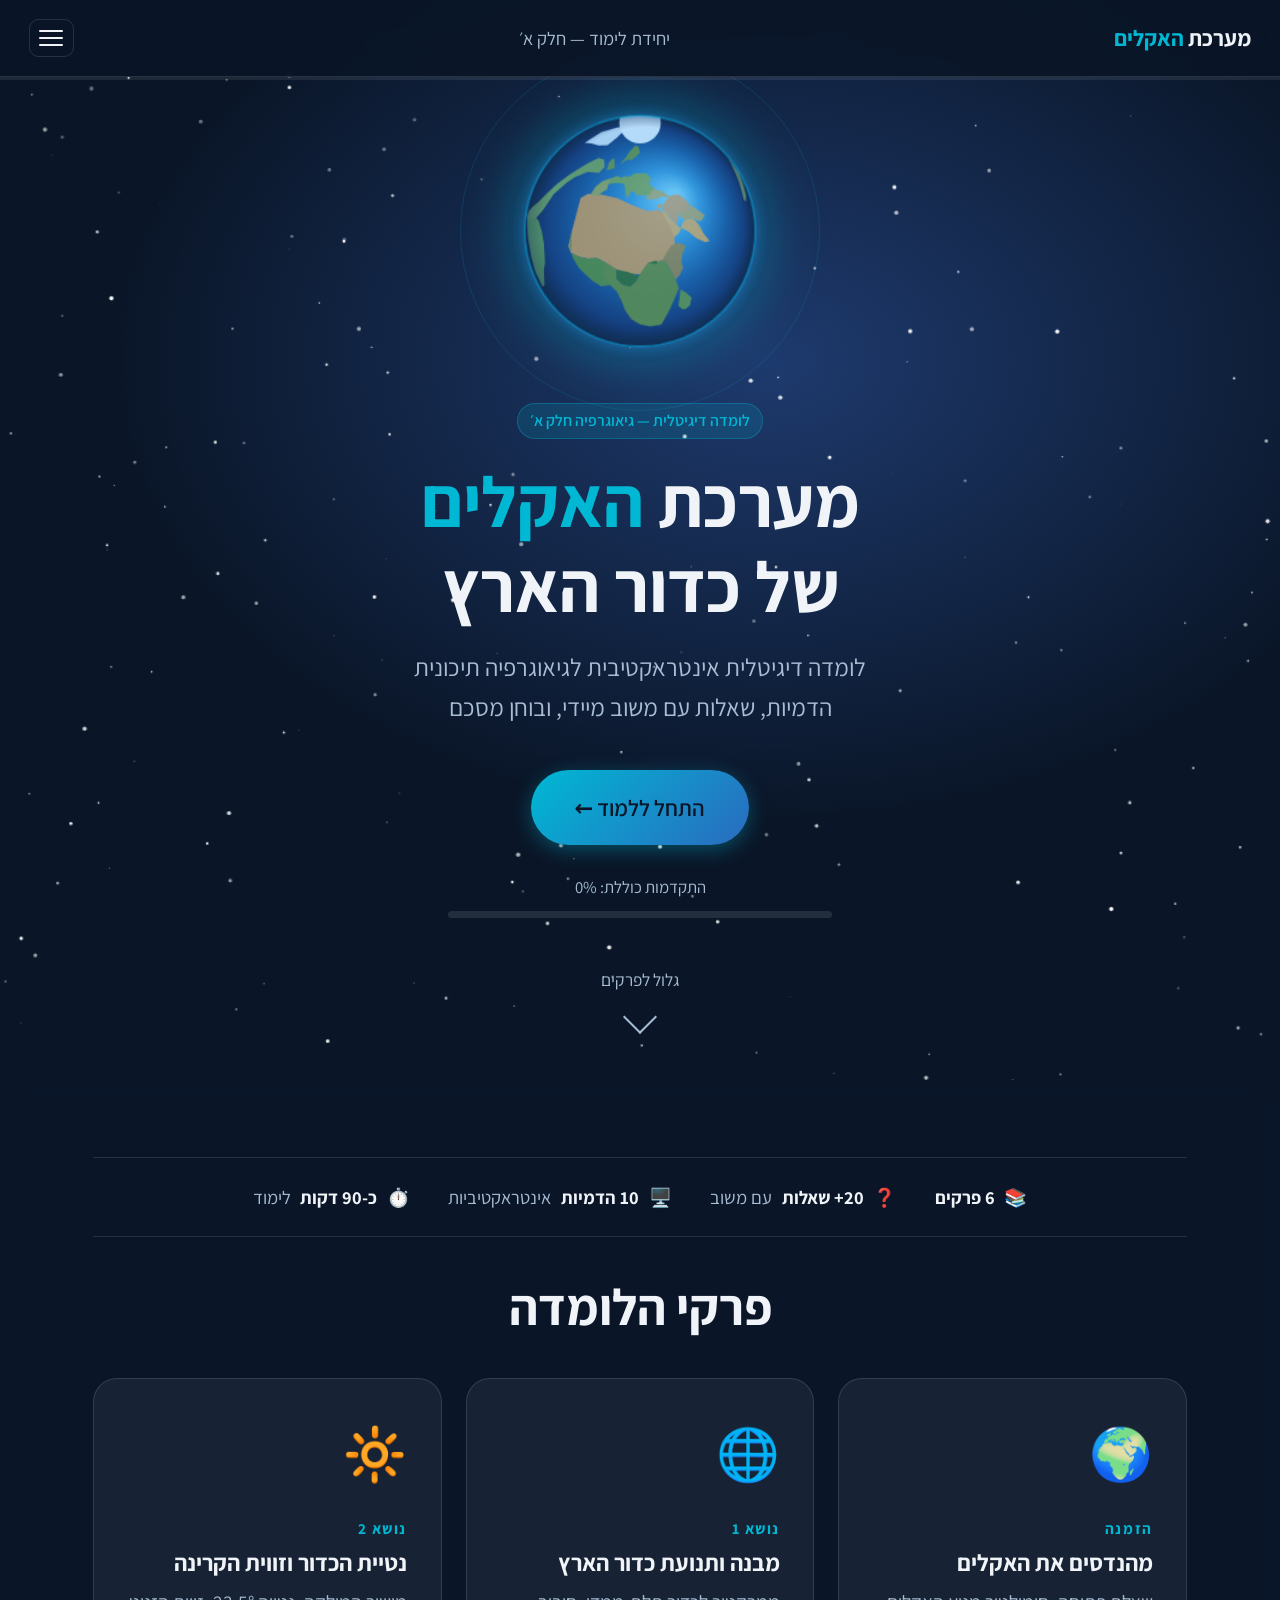
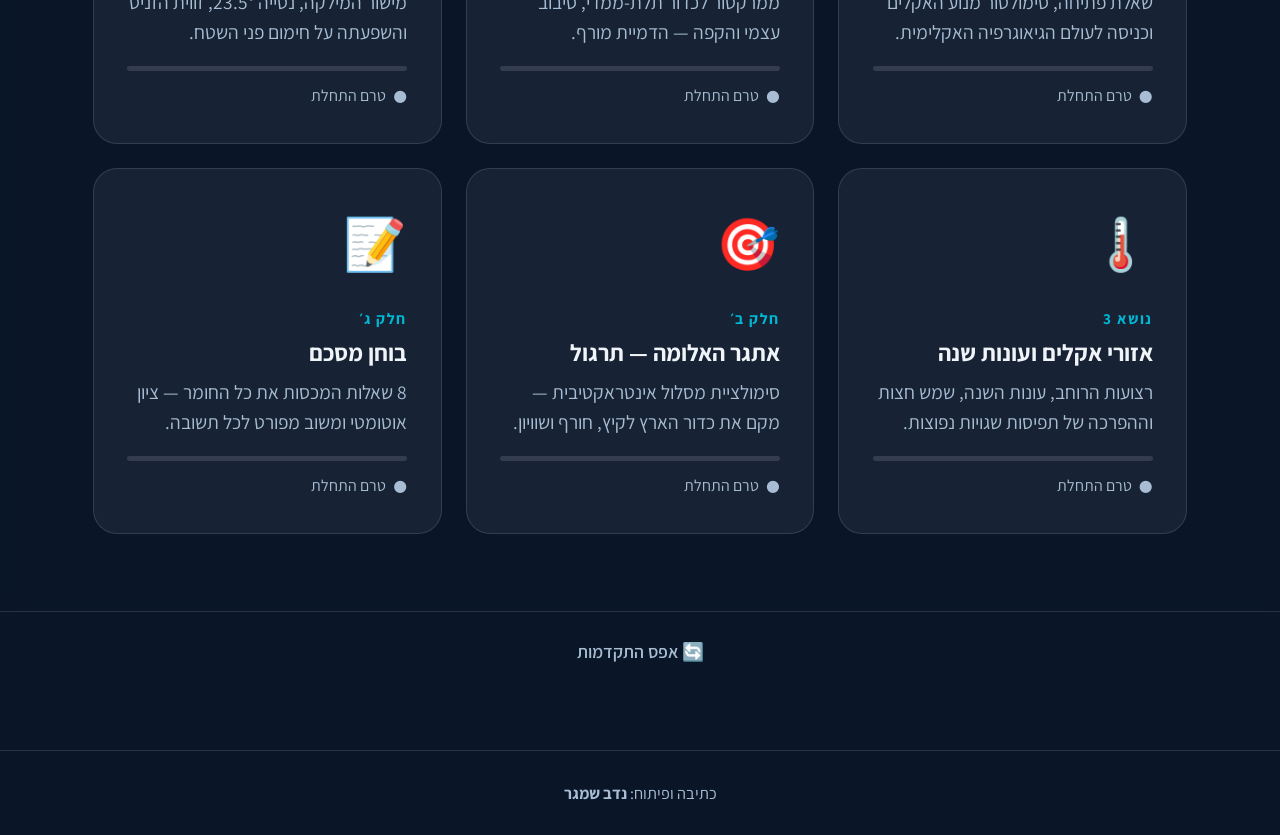
<file: index.html>
<!DOCTYPE html>
<html lang="he" dir="rtl">
<head>
  <meta charset="UTF-8">
  <meta name="viewport" content="width=device-width, initial-scale=1.0">
  <title>מערכת האקלים של כדור הארץ — לומדה דיגיטלית</title>
  <link rel="stylesheet" href="assets/css/style.css">
  <style>
    /* ── Landing-specific styles ── */
    .hero-bg {
      position: fixed;
      inset: 0;
      background: radial-gradient(ellipse at 60% 40%, #1e3a6e 0%, #0a1628 60%);
      z-index: -2;
    }
    /* Starfield */
    .stars-layer {
      position: fixed;
      inset: 0;
      z-index: -1;
      pointer-events: none;
    }

    /* Earth container */
    .earth-container {
      position: relative;
      width: 220px;
      height: 220px;
      margin: 0 auto 32px;
    }
    /* Glow behind Earth */
    .earth-glow {
      position: absolute;
      inset: -30px;
      border-radius: 50%;
      background: radial-gradient(circle, rgba(0,184,212,0.18) 0%, transparent 70%);
      animation: pulse 4s ease-in-out infinite;
    }
    /* Earth SVG rotating */
    .earth-svg {
      width: 220px;
      height: 220px;
      animation: rotateSlow 20s linear infinite;
      filter: drop-shadow(0 0 24px rgba(0,184,212,0.4));
    }
    /* Orbit ring */
    .orbit-ring {
      position: absolute;
      top: 50%;
      left: 50%;
      transform: translate(-50%, -50%);
      width: 300px;
      height: 300px;
      border-radius: 50%;
      border: 1px solid rgba(0,184,212,0.15);
      pointer-events: none;
    }

    /* Hero layout */
    .hero-inner {
      min-height: 100vh;
      display: flex;
      flex-direction: column;
      align-items: center;
      justify-content: center;
      text-align: center;
      padding: 80px 24px 40px;
    }

    /* Scroll prompt */
    .scroll-hint {
      margin-top: 40px;
      display: flex;
      flex-direction: column;
      align-items: center;
      gap: 8px;
      color: var(--text-dim);
      font-size: 0.85rem;
    }
    .scroll-arrow {
      width: 20px;
      height: 20px;
      border-left: 2px solid var(--text-dim);
      border-bottom: 2px solid var(--text-dim);
      transform: rotate(-45deg);
      animation: bounceDown 1.5s ease-in-out infinite;
    }
    @keyframes bounceDown {
      0%, 100% { transform: rotate(-45deg) translateY(0); }
      50%       { transform: rotate(-45deg) translateY(6px); }
    }

    /* Chapters section */
    .chapters-section {
      background: rgba(10,22,40,0.7);
      backdrop-filter: blur(8px);
    }

    /* Unit info bar */
    .unit-info-bar {
      display: flex;
      align-items: center;
      justify-content: center;
      gap: 32px;
      flex-wrap: wrap;
      padding: 20px 24px;
      border-top: 1px solid var(--border);
      border-bottom: 1px solid var(--border);
      margin-bottom: 32px;
    }
    .unit-info-item {
      display: flex;
      align-items: center;
      gap: 8px;
      font-size: 0.9rem;
      color: var(--text-dim);
    }
    .unit-info-item strong { color: var(--text); }

    /* Overall progress bar in hero */
    .overall-progress-widget {
      margin: 24px auto 0;
      max-width: 320px;
      text-align: center;
    }
    .overall-progress-bar {
      height: 6px;
      background: rgba(255,255,255,0.1);
      border-radius: 3px;
      overflow: hidden;
      margin-top: 8px;
    }
    .overall-progress-fill {
      height: 100%;
      background: linear-gradient(90deg, var(--turquoise), var(--accent));
      border-radius: 3px;
      transition: width 0.8s ease;
    }

    /* Reset button in settings area */
    .settings-bar {
      display: flex;
      align-items: center;
      justify-content: center;
      gap: 16px;
      padding: 16px 24px;
      border-top: 1px solid var(--border);
    }
  </style>
</head>
<body>

<!-- Background -->
<div class="hero-bg"></div>
<canvas class="stars-layer" id="stars-canvas"></canvas>

<!-- Header -->
<header class="site-header" role="banner">
  <div class="logo">מערכת <span>האקלים</span></div>
  <div class="header-chapter-name">יחידת לימוד — חלק א׳</div>
  <div class="header-actions">
    <button class="hamburger" aria-label="תפריט ניווט" aria-expanded="false" aria-controls="side-nav">
      <span></span><span></span><span></span>
    </button>
  </div>
</header>
<div class="global-progress-bar" role="progressbar" aria-label="התקדמות כוללת">
  <div class="global-progress-fill" style="width:0%"></div>
</div>

<!-- Side Navigation -->
<nav class="side-nav" id="side-nav" aria-label="ניווט בין פרקים">
  <div class="side-nav-section-title">פרקי הלומדה</div>
  <ul>
    <li><a href="index.html" class="active"><span class="nav-icon">🏠</span>דף הבית<span class="nav-progress-dot current"></span></a></li>
    <li><a href="chapters/chapter-0-intro.html"><span class="nav-icon">🌍</span>הזמנה — מהנדסים את האקלים<span class="nav-progress-dot" id="nav-dot-0"></span></a></li>
    <li><a href="chapters/chapter-1a.html"><span class="nav-icon">🌐</span>נושא 1 — מבנה ותנועה<span class="nav-progress-dot" id="nav-dot-1a"></span></a></li>
    <li><a href="chapters/chapter-1b.html"><span class="nav-icon">🔆</span>נושא 2 — נטייה וקרינה<span class="nav-progress-dot" id="nav-dot-1b"></span></a></li>
    <li><a href="chapters/chapter-1c.html"><span class="nav-icon">🌡️</span>נושא 3 — אזורים ועונות<span class="nav-progress-dot" id="nav-dot-1c"></span></a></li>
    <li><a href="chapters/chapter-2-practice.html"><span class="nav-icon">🎯</span>חלק ב׳ — אתגר האלומה<span class="nav-progress-dot" id="nav-dot-2"></span></a></li>
    <li><a href="chapters/chapter-3-quiz.html"><span class="nav-icon">📝</span>חלק ג׳ — בוחן מסכם<span class="nav-progress-dot" id="nav-dot-3"></span></a></li>
  </ul>
</nav>
<div class="side-nav-overlay" aria-hidden="true"></div>

<!-- Hero Section -->
<main>
  <section class="hero-inner" aria-label="מסך פתיחה">
    <div class="earth-container" aria-hidden="true">
      <div class="earth-glow"></div>
      <div class="orbit-ring"></div>
      <canvas id="earth-canvas" width="220" height="220" style="border-radius:50%;filter:drop-shadow(0 0 28px rgba(0,184,212,0.45));animation:none;"></canvas>
    </div>

    <div class="hero-content animate-fadeSlideUp">
      <div class="badge badge-turquoise mb-16" style="margin: 0 auto 16px;">
        לומדה דיגיטלית — גיאוגרפיה חלק א׳
      </div>
      <h1 class="hero-title">
        מערכת <span>האקלים</span><br>של כדור הארץ
      </h1>
      <p class="hero-subtitle">
        לומדה דיגיטלית אינטראקטיבית לגיאוגרפיה תיכונית<br>
        הדמיות, שאלות עם משוב מיידי, ובוחן מסכם
      </p>
      <a href="chapters/chapter-0-intro.html" class="btn btn-primary btn-lg">
        התחל ללמוד ←
      </a>

      <div class="overall-progress-widget">
        <div style="font-size:0.82rem;color:var(--text-dim);">
          התקדמות כוללת: <span id="total-pct">0</span>%
        </div>
        <div class="overall-progress-bar">
          <div class="overall-progress-fill" id="hero-progress-fill" style="width:0%"></div>
        </div>
      </div>
    </div>

    <div class="scroll-hint" aria-hidden="true">
      <span>גלול לפרקים</span>
      <div class="scroll-arrow"></div>
    </div>
  </section>

  <!-- Chapters Grid -->
  <section class="chapters-section section" aria-label="פרקי הלומדה">
    <div class="container">
      <div class="unit-info-bar">
        <div class="unit-info-item">📚 <strong>6 פרקים</strong></div>
        <div class="unit-info-item">❓ <strong>20+ שאלות</strong> עם משוב</div>
        <div class="unit-info-item">🖥️ <strong>10 הדמיות</strong> אינטראקטיביות</div>
        <div class="unit-info-item">⏱️ <strong>כ-90 דקות</strong> לימוד</div>
      </div>

      <h2 class="heading-1 text-center mb-32">פרקי הלומדה</h2>

      <div class="chapters-grid" id="chapters-grid">

        <a href="chapters/chapter-0-intro.html" class="chapter-card" data-chapter="chapter-0">
          <div class="chapter-card-icon">🌍</div>
          <div class="chapter-card-number">הזמנה</div>
          <h3 class="chapter-card-title">מהנדסים את האקלים</h3>
          <p class="chapter-card-desc">שאלת פתיחה, סימולטור מנוע האקלים וכניסה לעולם הגיאוגרפיה האקלימית.</p>
          <div class="chapter-card-progress"><div class="chapter-card-progress-fill" style="width:0%"></div></div>
          <div class="chapter-card-status"><span>●</span> טרם התחלת</div>
        </a>

        <a href="chapters/chapter-1a.html" class="chapter-card" data-chapter="chapter-1a">
          <div class="chapter-card-icon">🌐</div>
          <div class="chapter-card-number">נושא 1</div>
          <h3 class="chapter-card-title">מבנה ותנועת כדור הארץ</h3>
          <p class="chapter-card-desc">ממרקטור לכדור תלת-ממדי, סיבוב עצמי והקפה — הדמיית מורף.</p>
          <div class="chapter-card-progress"><div class="chapter-card-progress-fill" style="width:0%"></div></div>
          <div class="chapter-card-status"><span>●</span> טרם התחלת</div>
        </a>

        <a href="chapters/chapter-1b.html" class="chapter-card" data-chapter="chapter-1b">
          <div class="chapter-card-icon">🔆</div>
          <div class="chapter-card-number">נושא 2</div>
          <h3 class="chapter-card-title">נטיית הכדור וזווית הקרינה</h3>
          <p class="chapter-card-desc">מישור המילקה, נטייה 23.5°, זווית הזניט והשפעתה על חימום פני השטח.</p>
          <div class="chapter-card-progress"><div class="chapter-card-progress-fill" style="width:0%"></div></div>
          <div class="chapter-card-status"><span>●</span> טרם התחלת</div>
        </a>

        <a href="chapters/chapter-1c.html" class="chapter-card" data-chapter="chapter-1c">
          <div class="chapter-card-icon">🌡️</div>
          <div class="chapter-card-number">נושא 3</div>
          <h3 class="chapter-card-title">אזורי אקלים ועונות שנה</h3>
          <p class="chapter-card-desc">רצועות הרוחב, עונות השנה, שמש חצות וההפרכה של תפיסות שגויות נפוצות.</p>
          <div class="chapter-card-progress"><div class="chapter-card-progress-fill" style="width:0%"></div></div>
          <div class="chapter-card-status"><span>●</span> טרם התחלת</div>
        </a>

        <a href="chapters/chapter-2-practice.html" class="chapter-card" data-chapter="chapter-2">
          <div class="chapter-card-icon">🎯</div>
          <div class="chapter-card-number">חלק ב׳</div>
          <h3 class="chapter-card-title">אתגר האלומה — תרגול</h3>
          <p class="chapter-card-desc">סימולציית מסלול אינטראקטיבית — מקם את כדור הארץ לקיץ, חורף ושוויון.</p>
          <div class="chapter-card-progress"><div class="chapter-card-progress-fill" style="width:0%"></div></div>
          <div class="chapter-card-status"><span>●</span> טרם התחלת</div>
        </a>

        <a href="chapters/chapter-3-quiz.html" class="chapter-card" data-chapter="chapter-3">
          <div class="chapter-card-icon">📝</div>
          <div class="chapter-card-number">חלק ג׳</div>
          <h3 class="chapter-card-title">בוחן מסכם</h3>
          <p class="chapter-card-desc">8 שאלות המכסות את כל החומר — ציון אוטומטי ומשוב מפורט לכל תשובה.</p>
          <div class="chapter-card-progress"><div class="chapter-card-progress-fill" style="width:0%"></div></div>
          <div class="chapter-card-status"><span>●</span> טרם התחלת</div>
        </a>

      </div>
    </div>
  </section>

  <!-- Settings / Reset -->
  <div class="settings-bar">
    <button class="btn btn-ghost btn-sm" id="reset-btn" aria-label="אפס התקדמות">
      🔄 אפס התקדמות
    </button>
  </div>
</main>

<!-- Footer -->
<footer class="site-footer" role="contentinfo">
  כתיבה ופיתוח: <strong>נדב שמגר</strong>
</footer>

<script>
/* ── Rotating Realistic Earth Canvas ── */
(function() {
  const cv  = document.getElementById('earth-canvas');
  const ctx = cv.getContext('2d');
  const S   = 220, CX = 110, CY = 110, R = 96;

  // View latitude fixed at 20°N (Africa-centered latitude)
  const VB  = 20 * Math.PI / 180;
  const sVB = Math.sin(VB), cVB = Math.cos(VB);

  // Continent polygons [lon, lat] in degrees
  const REGIONS = [
    {c:'#be8f4a',pts:[[-16,33],[-12,36],[-2,37],[8,36],[17,33],[26,30],[33,30],[38,28],[40,22],[40,13],[38,8],[32,3],[30,0],[24,-2],[16,-2],[10,0],[5,3],[0,5],[-5,4],[-10,4],[-15,5],[-17,8],[-16,16],[-16,33]]},
    {c:'#4a8028',pts:[[-16,16],[-15,5],[-10,4],[-5,4],[0,5],[5,3],[10,0],[10,-5],[6,-9],[2,-10],[-2,-8],[-6,-5],[-10,-2],[-14,3],[-16,8],[-16,16]]},
    {c:'#245e18',pts:[[10,0],[16,-1],[22,-3],[28,-1],[32,3],[30,5],[26,4],[22,-2],[20,-6],[17,-9],[13,-8],[10,-5],[10,0]]},
    {c:'#8a7838',pts:[[32,3],[35,8],[38,12],[42,13],[46,11],[44,8],[43,3],[44,0],[42,-4],[40,-6],[38,-2],[35,4],[32,5],[30,3],[32,3]]},
    {c:'#588028',pts:[[10,-5],[13,-8],[17,-9],[20,-6],[22,-2],[26,4],[30,3],[32,5],[35,4],[38,-2],[40,-6],[42,-11],[40,-18],[38,-25],[35,-35],[28,-36],[22,-34],[17,-30],[14,-24],[12,-17],[10,-12],[7,-9],[5,-6],[3,-2],[5,3],[10,0],[10,-5]]},
    {c:'#c8a050',pts:[[35,30],[37,28],[40,24],[43,21],[48,18],[52,14],[57,11],[60,11],[57,15],[55,20],[52,24],[47,24],[45,22],[43,18],[40,16],[38,22],[35,28],[35,30]]},
    {c:'#b09055',pts:[[32,30],[36,33],[38,35],[42,37],[47,37],[50,34],[52,31],[50,28],[47,27],[44,28],[42,22],[40,24],[38,28],[35,30],[35,33],[32,33],[32,30]]},
    {c:'#689840',pts:[[-10,36],[-8,38],[-5,42],[-3,44],[0,46],[5,48],[8,47],[10,48],[14,48],[18,50],[22,50],[27,50],[30,47],[28,44],[32,41],[28,38],[24,38],[22,38],[20,38],[18,40],[16,40],[14,36],[13,38],[11,44],[8,44],[5,44],[0,43],[-3,43],[-7,40],[-8,38],[-10,36]]},
    {c:'#8a9c48',pts:[[-10,36],[-9,39],[-8,41],[-5,44],[0,46],[0,43],[0,40],[-3,38],[-5,36],[-8,36],[-10,36]]},
    {c:'#989a56',pts:[[26,38],[28,38],[30,41],[36,40],[40,37],[42,37],[40,36],[36,37],[32,36],[28,36],[26,36],[26,38]]},
    {c:'#9a9858',pts:[[44,28],[47,27],[50,28],[52,31],[56,28],[60,24],[57,22],[55,22],[52,24],[47,24],[44,26],[44,28]]},
    {c:'#5a8833',pts:[[5,55],[8,57],[10,58],[14,58],[18,60],[22,63],[20,67],[16,68],[12,65],[10,63],[8,59],[5,56],[5,55]]},
    {c:'#5e8838',pts:[[-5,50],[0,52],[1,52],[-2,57],[-4,58],[-6,55],[-5,50]]},
    {c:'#588830',pts:[[43,-12],[46,-14],[50,-18],[50,-23],[48,-25],[46,-25],[43,-22],[43,-17],[43,-12]]},
    {c:'#c8e0f0',pts:[[-52,60],[-42,62],[-30,63],[-20,65],[-18,72],[-24,80],[-40,83],[-52,78],[-56,70],[-52,60]]},
    // Americas
    {c:'#5a9040',pts:[[-80,8],[-76,8],[-72,10],[-67,12],[-62,10],[-58,6],[-55,2],[-52,-2],[-50,-8],[-48,-15],[-44,-22],[-40,-20],[-36,-10],[-34,-5],[-35,5],[-38,10],[-43,14],[-50,15],[-55,12],[-60,10],[-65,10],[-68,12],[-72,15],[-76,14],[-80,10],[-80,8]]},
    {c:'#6a9848',pts:[[-62,10],[-57,10],[-52,12],[-47,14],[-42,20],[-38,30],[-32,38],[-28,42],[-20,47],[-10,48],[-8,52],[-12,56],[-18,56],[-24,52],[-28,48],[-34,42],[-40,35],[-45,28],[-50,22],[-55,18],[-60,14],[-62,10]]},
    // East Asia (partial)
    {c:'#789848',pts:[[100,20],[105,22],[108,25],[112,28],[116,30],[120,30],[125,30],[128,35],[130,38],[126,42],[120,40],[114,38],[108,34],[104,30],[100,25],[98,22],[100,20]]},
    // Australia
    {c:'#c8a868',pts:[[114,-22],[120,-20],[126,-18],[130,-15],[136,-12],[140,-15],[144,-18],[148,-22],[152,-25],[152,-30],[148,-35],[144,-38],[138,-36],[132,-32],[126,-28],[120,-26],[114,-28],[112,-25],[114,-22]]},
  ];

  function proj(lonDeg, latDeg, VL) {
    const lo = lonDeg * Math.PI / 180, la = latDeg * Math.PI / 180;
    const c = sVB * Math.sin(la) + cVB * Math.cos(la) * Math.cos(lo - VL);
    if (c < 0) return null;
    return [
      CX + R * Math.cos(la) * Math.sin(lo - VL),
      CY - R * (cVB * Math.sin(la) - sVB * Math.cos(la) * Math.cos(lo - VL))
    ];
  }

  function drawFrame(VL) {
    ctx.clearRect(0, 0, S, S);

    // Night base
    ctx.save();
    ctx.beginPath(); ctx.arc(CX, CY, R, 0, Math.PI * 2); ctx.clip();
    ctx.fillStyle = '#030b18'; ctx.fillRect(0, 0, S, S);

    // Ocean gradient (light from upper-right)
    const og = ctx.createRadialGradient(CX + R * 0.3, CY - R * 0.3, R * 0.05, CX, CY, R);
    og.addColorStop(0,   '#5ac8f0');
    og.addColorStop(0.25,'#1e8cd0');
    og.addColorStop(0.6, '#0c4d90');
    og.addColorStop(0.9, '#071c50');
    og.addColorStop(1,   '#020c18');
    ctx.fillStyle = og; ctx.beginPath(); ctx.arc(CX, CY, R, 0, Math.PI * 2); ctx.fill();

    // Continents
    REGIONS.forEach(reg => {
      ctx.beginPath(); let first = true;
      for (const [lo, la] of reg.pts) {
        const p = proj(lo, la, VL);
        if (!p) continue;
        first ? ctx.moveTo(p[0], p[1]) : ctx.lineTo(p[0], p[1]);
        first = false;
      }
      ctx.closePath(); ctx.fillStyle = reg.c; ctx.fill();
    });

    // Polar ice caps
    const np = proj(0, 90, VL), sp = proj(0, -90, VL);
    if (np) { ctx.beginPath(); ctx.arc(np[0], np[1], R * 0.18, 0, Math.PI * 2); ctx.fillStyle = '#ddf0fa'; ctx.fill(); }
    if (sp) { ctx.beginPath(); ctx.arc(sp[0], sp[1], R * 0.22, 0, Math.PI * 2); ctx.fillStyle = '#e4f2f8'; ctx.fill(); }

    // 3D shading
    const sh = ctx.createRadialGradient(CX + R * 0.3, CY - R * 0.3, R * 0.04, CX, CY, R);
    sh.addColorStop(0,    'rgba(255,255,255,0.16)');
    sh.addColorStop(0.4,  'rgba(255,255,255,0.04)');
    sh.addColorStop(0.85, 'rgba(0,0,0,0)');
    sh.addColorStop(1,    'rgba(0,0,30,0.38)');
    ctx.fillStyle = sh; ctx.beginPath(); ctx.arc(CX, CY, R, 0, Math.PI * 2); ctx.fill();

    ctx.restore();

    // Outline + atmosphere
    ctx.strokeStyle = 'rgba(0,168,220,0.5)'; ctx.lineWidth = 1.8;
    ctx.beginPath(); ctx.arc(CX, CY, R, 0, Math.PI * 2); ctx.stroke();
    const atm = ctx.createRadialGradient(CX, CY, R - 2, CX, CY, R + 16);
    atm.addColorStop(0, 'rgba(60,160,255,0.25)');
    atm.addColorStop(0.5, 'rgba(30,100,200,0.07)');
    atm.addColorStop(1, 'transparent');
    ctx.fillStyle = atm; ctx.beginPath(); ctx.arc(CX, CY, R + 16, 0, Math.PI * 2); ctx.fill();
  }

  // Animate: Earth rotates west→east — VL increases by ~1°/s (full rotation ~6min)
  let startTime = null;
  const PERIOD = 360000; // ms for one full rotation
  const START_LON = 20 * Math.PI / 180; // start facing Africa

  function animate(ts) {
    if (!startTime) startTime = ts;
    const elapsed = ts - startTime;
    const VL = START_LON + (elapsed / PERIOD) * 2 * Math.PI;
    drawFrame(VL);
    requestAnimationFrame(animate);
  }
  requestAnimationFrame(animate);
})();
</script>
<script src="assets/js/confetti.js"></script>
<script src="assets/js/app.js"></script>
<script>
  /* ── Starfield ─────────────────────────────── */
  (function() {
    const canvas = document.getElementById('stars-canvas');
    const ctx    = canvas.getContext('2d');
    let stars    = [];

    function resize() {
      canvas.width  = window.innerWidth;
      canvas.height = window.innerHeight;
    }

    function createStars(n) {
      stars = [];
      for (let i = 0; i < n; i++) {
        stars.push({
          x: Math.random() * canvas.width,
          y: Math.random() * canvas.height,
          r: Math.random() * 1.5 + 0.3,
          alpha: Math.random(),
          speed: Math.random() * 0.008 + 0.002,
          phase: Math.random() * Math.PI * 2
        });
      }
    }

    function drawStars(t) {
      ctx.clearRect(0, 0, canvas.width, canvas.height);
      stars.forEach(s => {
        const a = 0.3 + 0.7 * Math.abs(Math.sin(s.phase + t * s.speed));
        ctx.beginPath();
        ctx.arc(s.x, s.y, s.r, 0, Math.PI * 2);
        ctx.fillStyle = `rgba(255,255,255,${a})`;
        ctx.fill();
      });
      requestAnimationFrame(drawStars);
    }

    resize();
    createStars(220);
    requestAnimationFrame(drawStars);
    window.addEventListener('resize', () => { resize(); createStars(220); });
  })();

  /* ── Progress UI ───────────────────────────── */
  (function() {
    function updateUI() {
      const pct = App.getTotalProgress();
      document.getElementById('total-pct').textContent = pct;
      document.getElementById('hero-progress-fill').style.width = pct + '%';

      App.CHAPTERS.forEach(ch => {
        const card = document.querySelector(`[data-chapter="${ch.id}"]`);
        if (!card) return;
        const p = App.getProgress(ch.id);
        card.querySelector('.chapter-card-progress-fill').style.width = p + '%';
        const done = App.isCompleted(ch.id);
        card.classList.toggle('completed', done);
        const statusEl = card.querySelector('.chapter-card-status');
        if (done) {
          statusEl.innerHTML = '<span style="color:var(--success)">✓</span> הושלם';
          card.querySelector('.chapter-card-number').style.color = 'var(--success)';
        } else if (p > 0) {
          statusEl.innerHTML = `<span>◑</span> ${p}% הושלם`;
        }
      });

      /* Side nav dots */
      const dotMap = {
        'chapter-0': 'nav-dot-0', 'chapter-1a': 'nav-dot-1a',
        'chapter-1b': 'nav-dot-1b', 'chapter-1c': 'nav-dot-1c',
        'chapter-2': 'nav-dot-2', 'chapter-3': 'nav-dot-3'
      };
      Object.entries(dotMap).forEach(([chId, dotId]) => {
        const dot = document.getElementById(dotId);
        if (!dot) return;
        dot.classList.remove('done', 'current');
        if (App.isCompleted(chId)) dot.classList.add('done');
      });
    }

    document.addEventListener('DOMContentLoaded', updateUI);

    /* Reset button */
    document.getElementById('reset-btn').addEventListener('click', function() {
      if (confirm('האם אתה בטוח שברצונך לאפס את כל ההתקדמות?')) {
        App.resetState();
        updateUI();
      }
    });
  })();
</script>
</body>
</html>
</file>
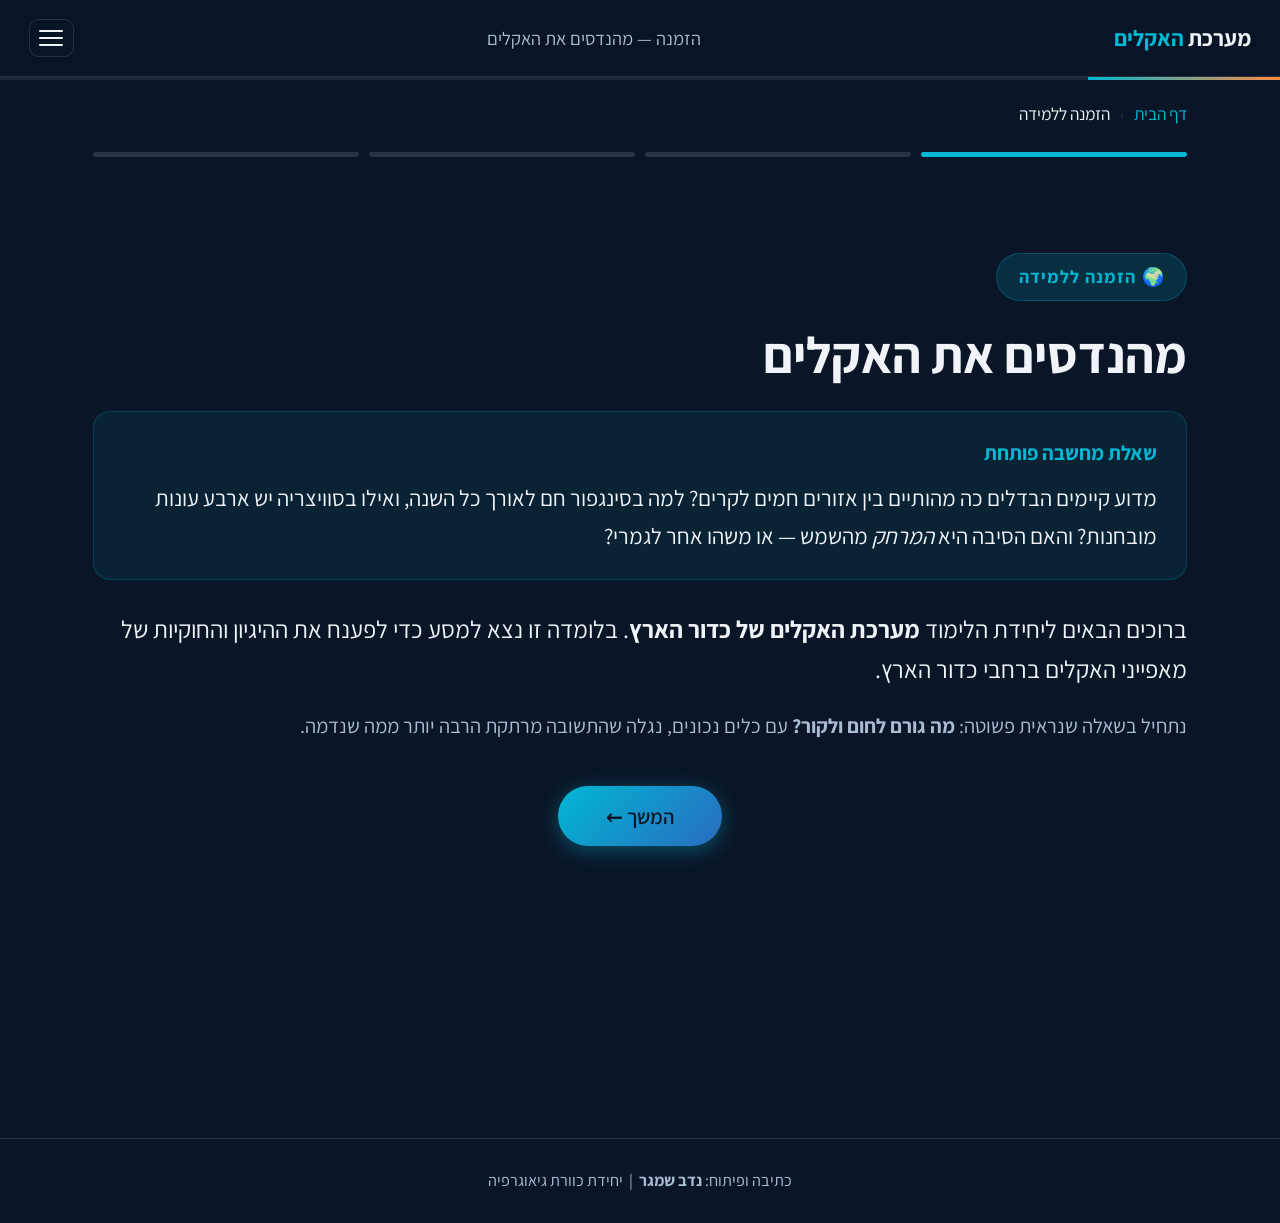
<file: chapters/chapter-0-intro.html>
<!DOCTYPE html>
<html lang="he" dir="rtl">
<head>
  <meta charset="UTF-8">
  <meta name="viewport" content="width=device-width, initial-scale=1.0">
  <title>הזמנה — מהנדסים את האקלים | מערכת האקלים</title>
  <link rel="stylesheet" href="../assets/css/style.css">
</head>
<body>

<header class="site-header" role="banner">
  <div class="logo"><a href="../index.html" style="color:inherit;text-decoration:none;">מערכת <span>האקלים</span></a></div>
  <div class="header-chapter-name">הזמנה — מהנדסים את האקלים</div>
  <div class="header-actions">
    <button class="hamburger" aria-label="תפריט ניווט" aria-expanded="false" aria-controls="side-nav">
      <span></span><span></span><span></span>
    </button>
  </div>
</header>
<div class="global-progress-bar"><div class="global-progress-fill"></div></div>

<nav class="side-nav" id="side-nav" aria-label="ניווט בין פרקים">
  <div class="side-nav-section-title">פרקי הלומדה</div>
  <ul>
    <li><a href="../index.html"><span class="nav-icon">🏠</span>דף הבית</a></li>
    <li><a href="chapter-0-intro.html" class="active"><span class="nav-icon">🌍</span>הזמנה</a></li>
    <li><a href="chapter-1a.html"><span class="nav-icon">🌐</span>נושא 1 — מבנה ותנועה</a></li>
    <li><a href="chapter-1b.html"><span class="nav-icon">🔆</span>נושא 2 — נטייה וקרינה</a></li>
    <li><a href="chapter-1c.html"><span class="nav-icon">🌡️</span>נושא 3 — אזורים ועונות</a></li>
    <li><a href="chapter-2-practice.html"><span class="nav-icon">🎯</span>חלק ב׳ — אתגר האלומה</a></li>
    <li><a href="chapter-3-quiz.html"><span class="nav-icon">📝</span>חלק ג׳ — בוחן מסכם</a></li>
  </ul>
</nav>
<div class="side-nav-overlay" aria-hidden="true"></div>

<main class="page-wrapper">
  <div class="container">

    <nav class="breadcrumbs" aria-label="מיקום בלומדה">
      <a href="../index.html">דף הבית</a>
      <span class="sep">›</span>
      <span class="current">הזמנה ללמידה</span>
    </nav>
    <div class="chapter-progress" role="progressbar" aria-label="התקדמות בפרק">
      <div class="chapter-progress-step active"></div>
      <div class="chapter-progress-step"></div>
      <div class="chapter-progress-step"></div>
      <div class="chapter-progress-step"></div>
    </div>

    <!-- ── הזמנה ────────────────────────────────────────── -->
    <section class="section animate-fadeSlideUp" id="section-invite">
      <div class="section-label label-invite">🌍 הזמנה ללמידה</div>
      <h1 class="heading-1 mb-16">מהנדסים את האקלים</h1>

      <div class="info-box">
        <div class="info-box-title">שאלת מחשבה פותחת</div>
        <p style="font-size:1.1rem;line-height:1.7;">
          מדוע קיימים הבדלים כה מהותיים בין אזורים חמים לקרים?
          למה בסינגפור חם לאורך כל השנה, ואילו בסוויצריה יש ארבע עונות מובחנות?
          והאם הסיבה היא <em>המרחק</em> מהשמש — או משהו אחר לגמרי?
        </p>
      </div>

      <p class="body-lg mt-24">
        ברוכים הבאים ליחידת הלימוד <strong>מערכת האקלים של כדור הארץ</strong>.
        בלומדה זו נצא למסע כדי לפענח את ההיגיון והחוקיות של מאפייני האקלים ברחבי כדור הארץ.
      </p>
      <p class="mt-16" style="color:var(--text-dim);">
        נתחיל בשאלה שנראית פשוטה: <strong>מה גורם לחום ולקור?</strong>
        עם כלים נכונים, נגלה שהתשובה מרתקת הרבה יותר ממה שנדמה.
      </p>
    </section>

    <!-- ── סימולטור הפתיחה ────────────────────────────── -->
    <section class="section" id="section-sim">
      <div class="section-label label-learn">🖥️ סימולטור מנוע האקלים</div>
      <h2 class="heading-2 mb-16">הכירו את מנוע האקלים הגלובלי</h2>
      <p class="mb-24" style="color:var(--text-dim);">
        בסימולטור זה תוכלו לשחק עם הפרמטרים הבסיסיים של מערכת האקלים:
        נטיית הציר, עוצמת הקרינה, ומה קורה כש"המנוע מתקלקל".
      </p>

      <div class="simulation-wrapper">
        <button class="simulation-fullscreen-btn" aria-label="פתח מסך מלא">⛶ מסך מלא</button>
        <iframe src="../assets/simulations/simulation-05.html"
                title="סימולטור מנוע האקלים הגלובלי"
                allowfullscreen
                loading="lazy">
        </iframe>
        <div class="simulation-caption">סימולטור מנוע האקלים — שחקו עם הפרמטרים</div>
      </div>

      <div class="info-box accent mt-16">
        <div class="info-box-title">לחשוב על זה</div>
        <p>מה לדעתכם יקרה לאקלים אם ציר כדור הארץ לא יהיה נטוי — 0° במקום 23.5°?
        נסו את זה בסימולטור ובדקו.</p>
      </div>
    </section>

    <!-- ── מסגרת היחידה ───────────────────────────────── -->
    <section class="section" id="section-overview">
      <div class="section-label label-learn">📋 מה נלמד</div>
      <h2 class="heading-2 mb-24">מבנה היחידה</h2>
      <div style="display:grid;grid-template-columns:repeat(auto-fill,minmax(220px,1fr));gap:16px;">
        <div class="card card-elevated">
          <div style="font-size:1.8rem;margin-bottom:12px;">🌐</div>
          <h3 class="heading-3 mb-8">נושא 1</h3>
          <p style="font-size:0.9rem;color:var(--text-dim);">מבנה כדור הארץ, מגבלות מפות שטוחות, סיבוב עצמי והקפה</p>
        </div>
        <div class="card card-elevated">
          <div style="font-size:1.8rem;margin-bottom:12px;">🔆</div>
          <h3 class="heading-3 mb-8">נושא 2</h3>
          <p style="font-size:0.9rem;color:var(--text-dim);">מישור המילקה, נטיית הציר, זווית הזניט וחימום פני השטח</p>
        </div>
        <div class="card card-elevated">
          <div style="font-size:1.8rem;margin-bottom:12px;">🌡️</div>
          <h3 class="heading-3 mb-8">נושא 3</h3>
          <p style="font-size:0.9rem;color:var(--text-dim);">אזורי אקלים, עונות שנה, שמש חצות ותפיסות שגויות</p>
        </div>
        <div class="card card-elevated">
          <div style="font-size:1.8rem;margin-bottom:12px;">🎯</div>
          <h3 class="heading-3 mb-8">חלק ב׳ — תרגול</h3>
          <p style="font-size:0.9rem;color:var(--text-dim);">אתגר האלומה — סימולציית מסלול אינטראקטיבית</p>
        </div>
      </div>
    </section>

    <!-- ── "איפה זה פוגש אותי?" ───────────────────────── -->
    <section class="section" id="section-meeting">
      <div class="meeting-point-section">
        <div class="meeting-point-icon">🌍</div>
        <h2 class="heading-2 mb-16">איפה זה פוגש אותי?</h2>
        <p style="color:var(--text-dim);max-width:560px;margin:0 auto 24px;line-height:1.7;">
          המושגים שנלמד בלומדה זו מסבירים תופעות שאתם חווים בחיי היומיום:
          מדוע בישראל חם ביולי? למה בארגנטינה חגים חג המולד בחום?
          ומה בעצם גורם לשינויי האקלים הגלובליים?
        </p>
        <div class="share-task">
          <strong>משימת שיתוף:</strong> שאלו חבר שלא למד גיאוגרפיה — למה לדעתו ישנן עונות שנה?
          רשמו את תשובתו ובסוף היחידה בדקו — האם הוא היה צודק?
        </div>
      </div>
    </section>

    <!-- ── ניווט בין פרקים ─────────────────────────────── -->
    <div class="chapter-nav-footer">
      <a href="../index.html" class="btn btn-outline">→ דף הבית</a>
      <button class="btn btn-primary" id="btn-complete">
        המשך לנושא 1 — מבנה ותנועה ←
      </button>
    </div>

  </div>
</main>

<footer class="site-footer">
  כתיבה ופיתוח: <strong>נדב שמגר</strong> &nbsp;|&nbsp; יחידת כוורת גיאוגרפיה
</footer>

<script src="../assets/js/confetti.js"></script>
<script src="../assets/js/app.js"></script>
<script>
  document.getElementById('btn-complete').addEventListener('click', function() {
    App.markComplete('chapter-0');
    App.setProgressStep(0, 'done');
    App.setProgressStep(1, 'done');
    App.setProgressStep(2, 'done');
    window.location.href = 'chapter-1a.html';
  });

  document.addEventListener('DOMContentLoaded', function() {
    App.setHeaderChapterName('הזמנה — מהנדסים את האקלים');
    App.initProgressSteps('chapter-0', ['הזמנה', 'סימולטור', 'מבנה', 'סיכום']);
    App.setProgress('chapter-0', Math.max(App.getProgress('chapter-0'), 10));
    App.initStagedSections('chapter-0');
  });

  /* Mark progress as user scrolls */
  let maxScroll = 0;
  window.addEventListener('scroll', function() {
    const pct = Math.round((window.scrollY / (document.body.scrollHeight - window.innerHeight)) * 100);
    if (pct > maxScroll) {
      maxScroll = pct;
      if (pct >= 50) App.setProgress('chapter-0', Math.max(App.getProgress('chapter-0'), 66));
      if (pct >= 85) App.setProgress('chapter-0', Math.max(App.getProgress('chapter-0'), 90));
    }
  });
</script>
</body>
</html>
</file>
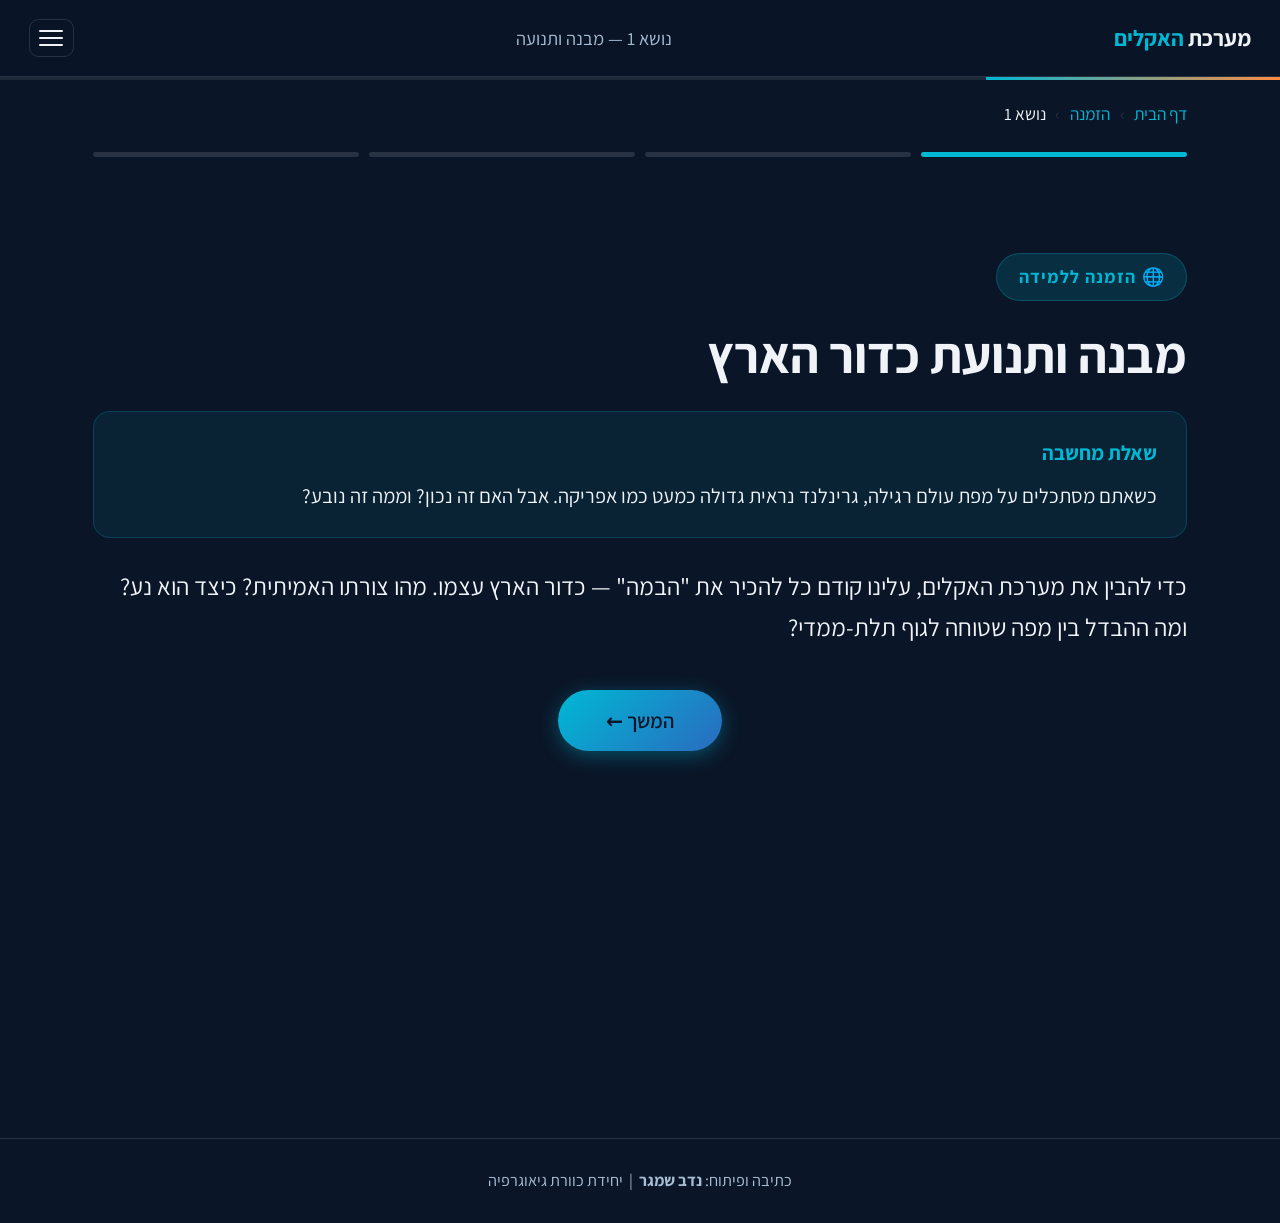
<file: chapters/chapter-1a.html>
<!DOCTYPE html>
<html lang="he" dir="rtl">
<head>
  <meta charset="UTF-8">
  <meta name="viewport" content="width=device-width, initial-scale=1.0">
  <title>נושא 1 — מבנה ותנועת כדור הארץ | מערכת האקלים</title>
  <link rel="stylesheet" href="../assets/css/style.css">
</head>
<body>

<header class="site-header" role="banner">
  <div class="logo"><a href="../index.html" style="color:inherit;text-decoration:none;">מערכת <span>האקלים</span></a></div>
  <div class="header-chapter-name">נושא 1 — מבנה ותנועת כדור הארץ</div>
  <div class="header-actions">
    <button class="hamburger" aria-label="תפריט ניווט" aria-expanded="false" aria-controls="side-nav">
      <span></span><span></span><span></span>
    </button>
  </div>
</header>
<div class="global-progress-bar"><div class="global-progress-fill"></div></div>

<nav class="side-nav" id="side-nav" aria-label="ניווט בין פרקים">
  <div class="side-nav-section-title">פרקי הלומדה</div>
  <ul>
    <li><a href="../index.html"><span class="nav-icon">🏠</span>דף הבית</a></li>
    <li><a href="chapter-0-intro.html"><span class="nav-icon">🌍</span>הזמנה</a></li>
    <li><a href="chapter-1a.html" class="active"><span class="nav-icon">🌐</span>נושא 1 — מבנה ותנועה</a></li>
    <li><a href="chapter-1b.html"><span class="nav-icon">🔆</span>נושא 2 — נטייה וקרינה</a></li>
    <li><a href="chapter-1c.html"><span class="nav-icon">🌡️</span>נושא 3 — אזורים ועונות</a></li>
    <li><a href="chapter-2-practice.html"><span class="nav-icon">🎯</span>חלק ב׳ — אתגר האלומה</a></li>
    <li><a href="chapter-3-quiz.html"><span class="nav-icon">📝</span>חלק ג׳ — בוחן מסכם</a></li>
  </ul>
</nav>
<div class="side-nav-overlay" aria-hidden="true"></div>

<main class="page-wrapper">
  <div class="container">

    <nav class="breadcrumbs" aria-label="מיקום בלומדה">
      <a href="../index.html">דף הבית</a>
      <span class="sep">›</span>
      <a href="chapter-0-intro.html">הזמנה</a>
      <span class="sep">›</span>
      <span class="current">נושא 1</span>
    </nav>
    <div class="chapter-progress" id="chapter-progress" role="progressbar" aria-label="התקדמות בפרק">
      <div class="chapter-progress-step active"></div>
      <div class="chapter-progress-step"></div>
      <div class="chapter-progress-step"></div>
      <div class="chapter-progress-step"></div>
    </div>

    <!-- ── הזמנה ────────────────────────────────────────── -->
    <section class="section animate-fadeSlideUp" id="sec-invite">
      <div class="section-label label-invite">🌐 הזמנה ללמידה</div>
      <h1 class="heading-1 mb-16">מבנה ותנועת כדור הארץ</h1>
      <div class="info-box">
        <div class="info-box-title">שאלת מחשבה</div>
        <p>כשאתם מסתכלים על מפת עולם רגילה, גרינלנד נראית גדולה כמעט כמו אפריקה.
        אבל האם זה נכון? וממה זה נובע?</p>
      </div>
      <p class="body-lg mt-24">
        כדי להבין את מערכת האקלים, עלינו קודם כל להכיר את "הבמה" — כדור הארץ עצמו.
        מהו צורתו האמיתית? כיצד הוא נע? ומה ההבדל בין מפה שטוחה לגוף תלת-ממדי?
      </p>
    </section>

    <!-- ── קניית ידע ──────────────────────────────────── -->
    <section class="section" id="sec-learn">
      <div class="section-label label-learn">📖 קניית ידע</div>
      <h2 class="heading-2 mb-24">מרקטור, כדורות ותנועות</h2>

      <div style="display:grid;gap:24px;">

        <div class="card">
          <h3 class="heading-3 mb-12">🗺️ הבעיה עם מפות שטוחות</h3>
          <p>כדור הארץ הוא גוף תלת-ממדי — <strong>גאואיד</strong> (ספרואיד שטוח מעט בקטבים).
          כשמנסים לייצג אותו במפה שטוחה, חייבים "לפרוס" את פני השטח — וכל פריסה כרוכה בעיוות.</p>
          <p class="mt-12">היטל <strong>מרקטור</strong> (1569) פותח לניווט ימי. הוא שומר על זוויות (<em>קונפורמי</em>)
          אך מעוות שטחים — ככל שמתקדמים לקטבים, השטח נראה גדול יותר ממה שהוא בפועל.
          גרינלנד נראית גדולה כאפריקה, למרות שאפריקה גדולה ממנה פי ~14.</p>
        </div>

        <div class="card">
          <h3 class="heading-3 mb-12">🔄 סיבוב עצמי</h3>
          <p>כדור הארץ מסתובב סביב <strong>ציר הסיבוב</strong> (העובר בין קוטב צפון לקוטב דרום)
          אחת לכ-24 שעות (23 שעות, 56 דקות ביתר דיוק).</p>
          <p class="mt-12">התוצאה: <strong>חלופת יום ולילה</strong>. חצי הכדור הפונה לשמש — יום.
          חצי הפונה הפוך — לילה.</p>
        </div>

        <div class="card">
          <h3 class="heading-3 mb-12">🌞 הקפה סביב השמש</h3>
          <p>כדור הארץ מקיף את השמש <strong>פעם בשנה</strong> (~365.25 ימים) במסלול אליפטי
          (קרוב לעגול). מסלול זה שוכן על <strong>מישור המילקה</strong> — הבסיס להבנת עונות השנה.</p>
          <p class="mt-12">בניגוד לאמונה נפוצה — המרחק המשתנה מהשמש <em>אינו</em> הגורם לעונות.
          בינואר כדור הארץ אפילו <em>קרוב יותר</em> לשמש (פריהליון), ובצפון אז חורף!</p>
        </div>

      </div>
    </section>

    <!-- ── הדמייה ─────────────────────────────────────── -->
    <section class="section" id="sec-sim">
      <div class="section-label label-learn">🖥️ הדמייה</div>
      <h2 class="heading-2 mb-16">ממרקטור לכדור — הדמיית המורף</h2>
      <p class="mb-24" style="color:var(--text-dim);">
        צפו כיצד מפה שטוחה "מתקפלת" לצורת כדור תלת-ממדי.
        שימו לב לעיוות הגודל שנעלם כשעוברים לייצוג הכדורי.
      </p>

      <div class="simulation-wrapper">
        <button class="simulation-fullscreen-btn" aria-label="פתח מסך מלא">⛶ מסך מלא</button>
        <iframe src="../assets/simulations/simulation-03.html"
                title="הדמיית מורף מרקטור לכדור"
                allowfullscreen loading="lazy">
        </iframe>
        <div class="simulation-caption">הדמיית מרקטור→כדור — Three.js</div>
      </div>
    </section>

    <!-- ── תרגול ──────────────────────────────────────── -->
    <section class="section" id="sec-practice">
      <div class="section-label label-practice">✏️ תרגול</div>
      <h2 class="heading-2 mb-24">בדקו את הבנתכם</h2>
      <div id="questions-container-1a"></div>
    </section>

    <!-- ── יישום ─────────────────────────────────────── -->
    <section class="section" id="sec-apply">
      <div class="section-label label-apply">💡 יישום וחשיבה</div>
      <h2 class="heading-2 mb-16">אתגר: מה היה קורה?</h2>

      <div class="card mb-16">
        <h3 class="heading-3 mb-12">שאלת חשיבה</h3>
        <p>אם כדור הארץ <em>לא</em> היה מסתובב על צירו — מה היה קורה?
        חשבו: האם היה יום ולילה? מה היה עם הטמפרטורות?</p>
        <p class="mt-12" style="color:var(--text-dim);font-size:0.9rem;">
          <em>תשובה:</em> ללא סיבוב, חצי הכדור הפונה לשמש היה "בצלייה" תמידית, וחצי אחר בקור קיצוני.
          לא היו ממש "ימים" — הפרדה בין חצי הכדור המואר לחצי החשוך.
        </p>
      </div>

      <div class="info-box accent">
        <div class="info-box-title">עיוות מרקטור — כמה גדולה אפריקה באמת?</div>
        <p>אפריקה: ~30.3 מיליון קמ"ר. גרינלנד: ~2.1 מיליון קמ"ר.
        יחס אמיתי: אפריקה גדולה פי <strong>14.4</strong> מגרינלנד!
        במפת מרקטור הן נראות דומות בגודלן.</p>
      </div>
    </section>

    <!-- ── "איפה זה פוגש אותי?" ───────────────────────── -->
    <section class="section" id="sec-meeting">
      <div class="meeting-point-section">
        <div class="meeting-point-icon">🌐</div>
        <h2 class="heading-2 mb-16">איפה זה פוגש אותי?</h2>
        <p style="color:var(--text-dim);max-width:560px;margin:0 auto 20px;line-height:1.7;">
          בכל פעם שאתם פותחים Google Maps ורואים את גרינלנד — זכרו: היא לא ממש גדולה ככה!
          הבנת עיוות מרקטור חשובה גם לפוליטיקה — מדינות רבות תפסו כ"גדולות" בגלל ייצוג מוגזם במפות.
        </p>
        <div class="share-task">
          <strong>משימת שיתוף:</strong> מצאו במפת גוגל שתי מדינות שנראות שוות בגודל.
          בדקו מה גדלן האמיתי — כמה גדול העיוות?
        </div>
      </div>
    </section>

    <!-- ── ניווט ──────────────────────────────────────── -->
    <div class="chapter-nav-footer">
      <a href="chapter-0-intro.html" class="btn btn-outline">→ הזמנה</a>
      <button class="btn btn-primary" id="btn-next">
        המשך לנושא 2 — נטייה וקרינה ←
      </button>
    </div>

  </div>
</main>

<footer class="site-footer">
  כתיבה ופיתוח: <strong>נדב שמגר</strong> &nbsp;|&nbsp; יחידת כוורת גיאוגרפיה
</footer>

<script src="../assets/js/confetti.js"></script>
<script src="../assets/js/questions.js"></script>
<script src="../assets/js/app.js"></script>
<script>
  document.addEventListener('DOMContentLoaded', function() {
    App.setHeaderChapterName('נושא 1 — מבנה ותנועה');
    App.setProgress('chapter-1a', Math.max(App.getProgress('chapter-1a'), 10));
    App.initStagedSections('chapter-1a');

    const qContainer = document.getElementById('questions-container-1a');
    const qs = QUESTIONS.chapter1a;

    qs.forEach((q, i) => {
      App.QuestionEngine.render(q, qContainer, {
        onCorrect() { checkProgress(); },
        onWrong()   { checkProgress(); }
      });
    });

    function checkProgress() {
      const answered = qContainer.querySelectorAll('.question-feedback:not(.hidden)').length;
      const pct = Math.round((answered / qs.length) * 100);
      App.setProgress('chapter-1a', Math.max(App.getProgress('chapter-1a'), 50 + Math.round(pct * 0.4)));
    }
  });

  document.getElementById('btn-next').addEventListener('click', function() {
    App.markComplete('chapter-1a');
    window.location.href = 'chapter-1b.html';
  });

  let maxScroll = 0;
  window.addEventListener('scroll', function() {
    const pct = Math.round((window.scrollY / (document.body.scrollHeight - window.innerHeight)) * 100);
    if (pct > maxScroll) {
      maxScroll = pct;
      if (pct >= 30) App.setProgress('chapter-1a', Math.max(App.getProgress('chapter-1a'), 30));
      if (pct >= 60) App.setProgress('chapter-1a', Math.max(App.getProgress('chapter-1a'), 50));
    }
  });
</script>
</body>
</html>
</file>
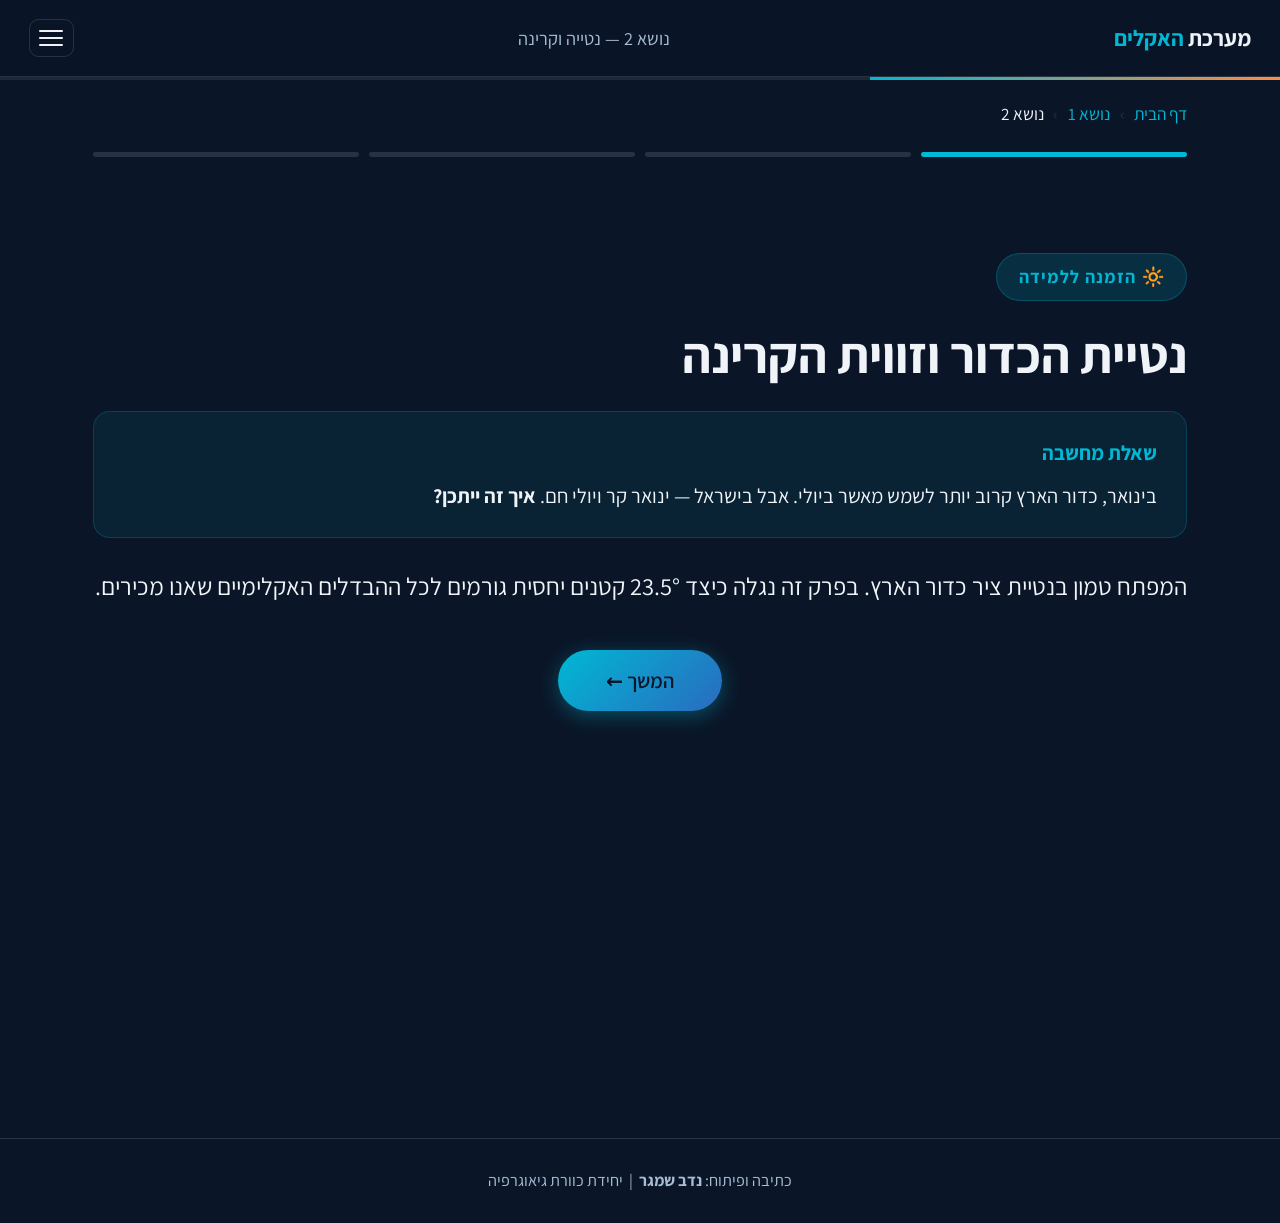
<file: chapters/chapter-1b.html>
<!DOCTYPE html>
<html lang="he" dir="rtl">
<head>
  <meta charset="UTF-8">
  <meta name="viewport" content="width=device-width, initial-scale=1.0">
  <title>נושא 2 — נטיית הכדור וזווית הקרינה | מערכת האקלים</title>
  <link rel="stylesheet" href="../assets/css/style.css">
</head>
<body>

<header class="site-header" role="banner">
  <div class="logo"><a href="../index.html" style="color:inherit;text-decoration:none;">מערכת <span>האקלים</span></a></div>
  <div class="header-chapter-name">נושא 2 — נטיית הכדור וזווית הקרינה</div>
  <div class="header-actions">
    <button class="hamburger" aria-label="תפריט ניווט" aria-expanded="false" aria-controls="side-nav">
      <span></span><span></span><span></span>
    </button>
  </div>
</header>
<div class="global-progress-bar"><div class="global-progress-fill"></div></div>

<nav class="side-nav" id="side-nav" aria-label="ניווט בין פרקים">
  <div class="side-nav-section-title">פרקי הלומדה</div>
  <ul>
    <li><a href="../index.html"><span class="nav-icon">🏠</span>דף הבית</a></li>
    <li><a href="chapter-0-intro.html"><span class="nav-icon">🌍</span>הזמנה</a></li>
    <li><a href="chapter-1a.html"><span class="nav-icon">🌐</span>נושא 1 — מבנה ותנועה</a></li>
    <li><a href="chapter-1b.html" class="active"><span class="nav-icon">🔆</span>נושא 2 — נטייה וקרינה</a></li>
    <li><a href="chapter-1c.html"><span class="nav-icon">🌡️</span>נושא 3 — אזורים ועונות</a></li>
    <li><a href="chapter-2-practice.html"><span class="nav-icon">🎯</span>חלק ב׳ — אתגר האלומה</a></li>
    <li><a href="chapter-3-quiz.html"><span class="nav-icon">📝</span>חלק ג׳ — בוחן מסכם</a></li>
  </ul>
</nav>
<div class="side-nav-overlay" aria-hidden="true"></div>

<main class="page-wrapper">
  <div class="container">

    <nav class="breadcrumbs" aria-label="מיקום בלומדה">
      <a href="../index.html">דף הבית</a>
      <span class="sep">›</span>
      <a href="chapter-1a.html">נושא 1</a>
      <span class="sep">›</span>
      <span class="current">נושא 2</span>
    </nav>
    <div class="chapter-progress" id="chapter-progress" role="progressbar" aria-label="התקדמות בפרק">
      <div class="chapter-progress-step active"></div>
      <div class="chapter-progress-step"></div>
      <div class="chapter-progress-step"></div>
      <div class="chapter-progress-step"></div>
    </div>

    <!-- ── הזמנה ────────────────────────────────────────── -->
    <section class="section animate-fadeSlideUp" id="sec-invite">
      <div class="section-label label-invite">🔆 הזמנה ללמידה</div>
      <h1 class="heading-1 mb-16">נטיית הכדור וזווית הקרינה</h1>

      <div class="info-box">
        <div class="info-box-title">שאלת מחשבה</div>
        <p>בינואר, כדור הארץ קרוב יותר לשמש מאשר ביולי. אבל בישראל — ינואר קר ויולי חם.
        <strong>איך זה ייתכן?</strong></p>
      </div>
      <p class="body-lg mt-24">
        המפתח טמון בנטיית ציר כדור הארץ. בפרק זה נגלה כיצד 23.5° קטנים יחסית
        גורמים לכל ההבדלים האקלימיים שאנו מכירים.
      </p>
    </section>

    <!-- ── קניית ידע ──────────────────────────────────── -->
    <section class="section" id="sec-learn">
      <div class="section-label label-learn">📖 קניית ידע</div>
      <h2 class="heading-2 mb-24">שלושה מושגי מפתח</h2>

      <div style="display:grid;gap:20px;">

        <div class="card">
          <h3 class="heading-3 mb-12">1️⃣ מישור המילקה (Ecliptic)</h3>
          <p>המישור הדמיוני שבו שוכן מסלול כדור הארץ סביב השמש.
          כמעט כל כוכבי הלכת מסתובבים בקירוב על אותו מישור.</p>
          <p class="mt-12" style="color:var(--text-dim);font-size:0.9rem;">
            ציר כדור הארץ <strong>אינו</strong> ניצב למישור המילקה — הוא נוטה ב-23.5° מהניצב.
            נטייה זו <em>קבועה בכיוונה</em> לאורך כל ההקפה — תמיד לאותה נקודה בחלל.
          </p>
        </div>

        <div class="card">
          <h3 class="heading-3 mb-12">2️⃣ נטיית הציר — 23.5°</h3>
          <p>ציר כדור הארץ נוטה <strong>23.5° מהניצב</strong> למישור המילקה (כלומר, 66.5° מהמישור עצמו).
          נטייה זו גורמת לכך שבמהלך השנה, חצי כדור אחד מכוון יותר לשמש מהאחר — ויוצרת את <strong>עונות השנה</strong>.</p>
          <ul class="mt-12" style="padding-right:20px;color:var(--text-dim);font-size:0.9rem;line-height:1.8;">
            <li><strong>21 יוני (קיצה קיץ):</strong> חצי הכדור הצפוני נוטה לשמש — קיץ בצפון, חורף בדרום</li>
            <li><strong>21 דצמבר (קיצה חורף):</strong> חצי הכדור הדרומי נוטה לשמש — חורף בצפון, קיץ בדרום</li>
            <li><strong>21 מרץ / 23 ספטמבר (שוויוני):</strong> הנטייה שקולה — 12 שעות אור לכל המקומות</li>
          </ul>
        </div>

        <div class="card">
          <h3 class="heading-3 mb-12">3️⃣ זווית הזניט (זווית הקרינה)</h3>
          <p>הזווית שבה קרני השמש פוגעות בפני השטח.
          כאשר השמש גבוהה בשמים (<strong>זווית גדולה</strong>), הקרינה ישירה יותר —
          אותה כמות אנרגיה מרוכזת בשטח קטן יותר → חימום גדול יותר.</p>
          <div class="info-box mt-12" style="padding:12px 16px;">
            <p style="font-size:0.9rem;">
              <strong>דוגמה:</strong> פנס ישר מעל שולחן → עיגול קטן ובהיר.
              פנס אלכסוני → אליפסה גדולה ועמומה. אותו פנס, אותה אנרגיה — שטח שונה!
            </p>
          </div>
        </div>

      </div>
    </section>

    <!-- ── הדמיות ──────────────────────────────────────── -->
    <section class="section" id="sec-sim">
      <div class="section-label label-learn">🖥️ הדמיות</div>
      <h2 class="heading-2 mb-16">מישור המילקה ועונות השנה</h2>

      <div class="simulation-wrapper">
        <button class="simulation-fullscreen-btn" aria-label="פתח מסך מלא">⛶ מסך מלא</button>
        <iframe src="../assets/simulations/simulation-01.html"
                title="הדמיית מישור המילקה"
                allowfullscreen loading="lazy">
        </iframe>
        <div class="simulation-caption">מישור המילקה — הציר, הנטייה וכוכבי הלכת</div>
      </div>

      <h2 class="heading-2 mt-32 mb-16">כדור הארץ והשמש — קיץ וחורף</h2>
      <div class="simulation-wrapper">
        <button class="simulation-fullscreen-btn" aria-label="פתח מסך מלא">⛶ מסך מלא</button>
        <iframe src="../assets/simulations/simulation-10.html"
                title="הדמיית כדור הארץ והשמש — עונות"
                allowfullscreen loading="lazy">
        </iframe>
        <div class="simulation-caption">כדור הארץ והשמש — שינוי עונות (יולי/ינואר)</div>
      </div>
    </section>

    <!-- ── תרגול ──────────────────────────────────────── -->
    <section class="section" id="sec-practice">
      <div class="section-label label-practice">✏️ תרגול</div>
      <h2 class="heading-2 mb-24">בדקו את הבנתכם</h2>
      <div id="questions-container-1b"></div>
    </section>

    <!-- ── יישום — הפרכת תפיסות שגויות ───────────────── -->
    <section class="section" id="sec-apply">
      <div class="section-label label-apply">💡 הפרכת תפיסות שגויות</div>
      <h2 class="heading-2 mb-24">שלושה מיתוסים נפוצים</h2>

      <div class="misconception-block">
        <div class="misconception-claim">❌ "בישראל חם ביולי כי אז כדור הארץ קרוב יותר לשמש"</div>
        <div class="misconception-reality">
          <strong>המציאות:</strong> ביולי כדור הארץ <em>רחוק</em> יותר מהשמש (אפליון — ~152 מיליון ק"מ).
          הקרבה/ריחוק משפיעה רק ~7% על עוצמת הקרינה. הסיבה האמיתית לחום ישראלי ביולי:
          חצי הכדור הצפוני נוטה לשמש, זווית הקרינה גדולה, היום ארוך.
        </div>
      </div>

      <div class="misconception-block">
        <div class="misconception-claim">❌ "קו המשווה בולט כמו טבעת מסביב לכדור"</div>
        <div class="misconception-reality">
          <strong>המציאות:</strong> קו המשווה הוא קו <em>דמיוני</em> לחלוטין — אין שום תכונה פיזית
          על פני כדור הארץ שמסמנת אותו. כדור הארץ מנופח מעט באזור המשווה (21 ק"מ יותר ברדיוס),
          אבל זה בלתי ניתן לראייה.
        </div>
      </div>

      <div class="misconception-block">
        <div class="misconception-claim">❌ "בקוטב, בקיץ — השמש מגיעה רק לשעות ספורות"</div>
        <div class="misconception-reality">
          <strong>המציאות:</strong> בקוטב הצפוני, בשיא הקיץ, השמש <em>לא שוקעת כלל</em> למשך ~6 חודשים!
          "שמש חצות" — ב-21 יוני השמש ממשיכה לזרוח גם בחצות הלילה.
        </div>
      </div>
    </section>

    <!-- ── "איפה זה פוגש אותי?" ───────────────────────── -->
    <section class="section" id="sec-meeting">
      <div class="meeting-point-section">
        <div class="meeting-point-icon">🔆</div>
        <h2 class="heading-2 mb-16">איפה זה פוגש אותי?</h2>
        <p style="color:var(--text-dim);max-width:560px;margin:0 auto 20px;line-height:1.7;">
          בכל פעם שאתם שמים קרם הגנה ביולי, אתם מגינים על עצמכם מפני זווית קרינה גדולה יותר!
          אנשים במדינות סקנדינביות רגישים במיוחד לסרטן עור בקיץ — שמש חצות + עור בהיר.
        </p>
        <div class="share-task">
          <strong>משימת שיתוף:</strong> בדקו ביוטיוב — "midnight sun Norway".
          שתפו סרטון עם משפחה שמראה שמש חצות ונסו להסביר מדוע זה קורה.
        </div>
      </div>
    </section>

    <!-- ── ניווט ──────────────────────────────────────── -->
    <div class="chapter-nav-footer">
      <a href="chapter-1a.html" class="btn btn-outline">→ נושא 1</a>
      <button class="btn btn-primary" id="btn-next">
        המשך לנושא 3 — אזורים ועונות ←
      </button>
    </div>

  </div>
</main>

<footer class="site-footer">
  כתיבה ופיתוח: <strong>נדב שמגר</strong> &nbsp;|&nbsp; יחידת כוורת גיאוגרפיה
</footer>

<script src="../assets/js/confetti.js"></script>
<script src="../assets/js/questions.js"></script>
<script src="../assets/js/app.js"></script>
<script>
  document.addEventListener('DOMContentLoaded', function() {
    App.setHeaderChapterName('נושא 2 — נטייה וקרינה');
    App.setProgress('chapter-1b', Math.max(App.getProgress('chapter-1b'), 10));
    App.initStagedSections('chapter-1b');
    const qContainer = document.getElementById('questions-container-1b');
    QUESTIONS.chapter1b.forEach(q => {
      App.QuestionEngine.render(q, qContainer, {
        onCorrect() { App.setProgress('chapter-1b', Math.max(App.getProgress('chapter-1b'), 70)); },
        onWrong()   { App.setProgress('chapter-1b', Math.max(App.getProgress('chapter-1b'), 60)); }
      });
    });
    App.setProgress('chapter-1b', Math.max(App.getProgress('chapter-1b'), 20));
  });

  document.getElementById('btn-next').addEventListener('click', function() {
    App.markComplete('chapter-1b');
    window.location.href = 'chapter-1c.html';
  });

  let maxScroll = 0;
  window.addEventListener('scroll', function() {
    const pct = Math.round((window.scrollY / (document.body.scrollHeight - window.innerHeight)) * 100);
    if (pct > maxScroll) {
      maxScroll = pct;
      if (pct >= 30) App.setProgress('chapter-1b', Math.max(App.getProgress('chapter-1b'), 30));
      if (pct >= 65) App.setProgress('chapter-1b', Math.max(App.getProgress('chapter-1b'), 50));
    }
  });
</script>
</body>
</html>
</file>
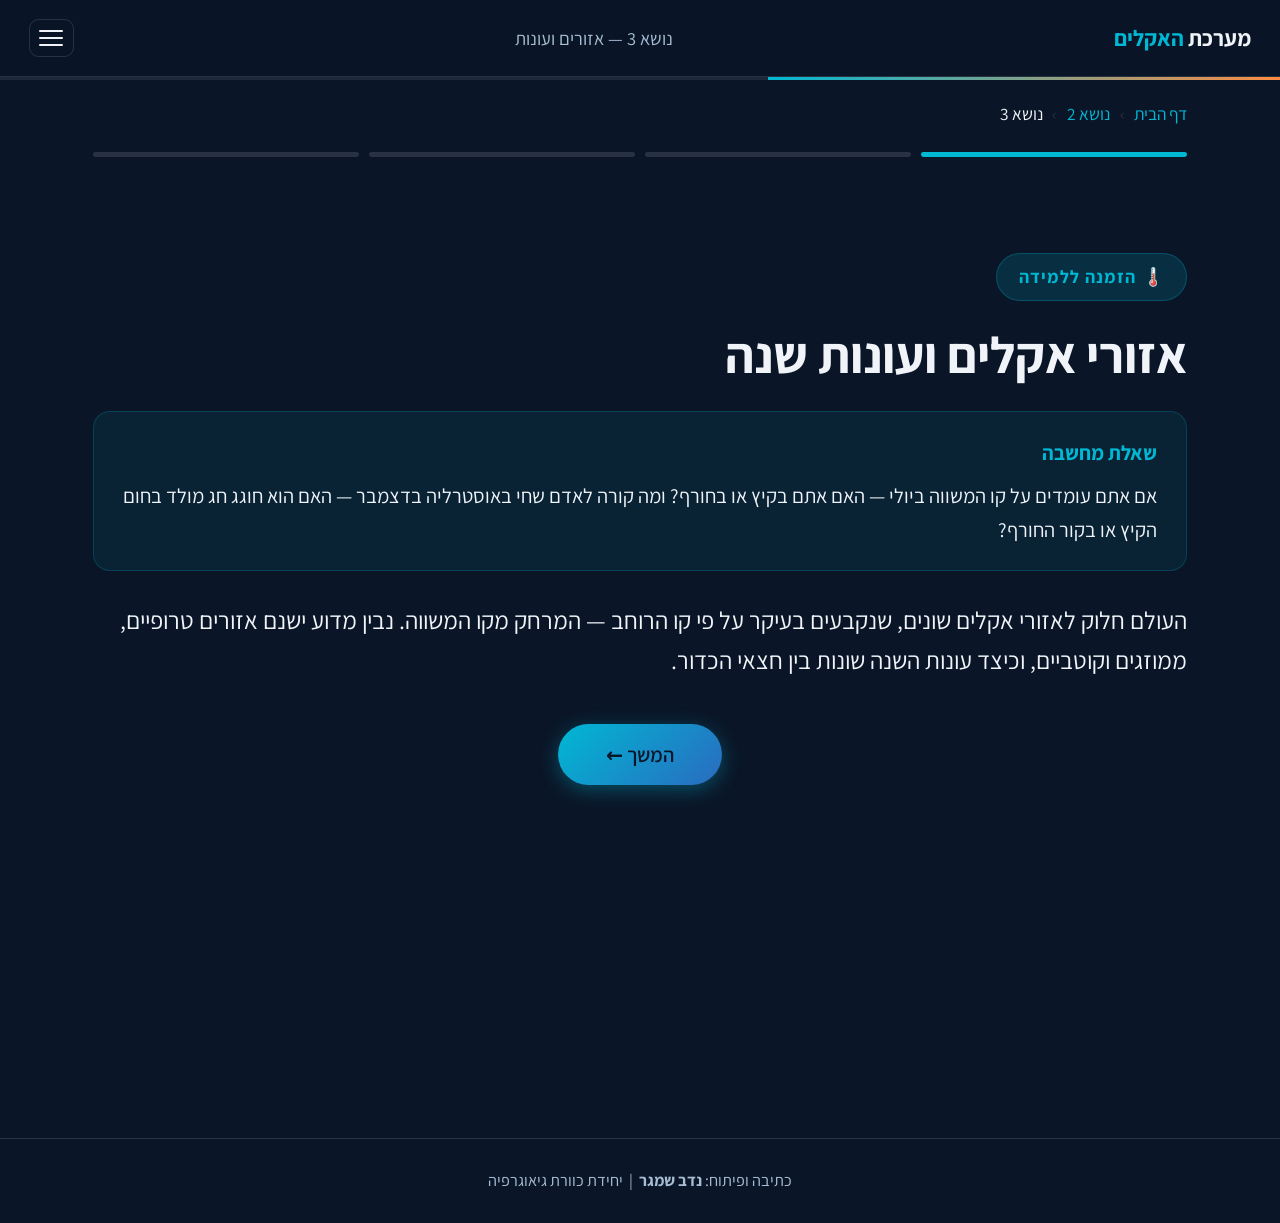
<file: chapters/chapter-1c.html>
<!DOCTYPE html>
<html lang="he" dir="rtl">
<head>
  <meta charset="UTF-8">
  <meta name="viewport" content="width=device-width, initial-scale=1.0">
  <title>נושא 3 — אזורי אקלים ועונות שנה | מערכת האקלים</title>
  <link rel="stylesheet" href="../assets/css/style.css">
</head>
<body>

<header class="site-header" role="banner">
  <div class="logo"><a href="../index.html" style="color:inherit;text-decoration:none;">מערכת <span>האקלים</span></a></div>
  <div class="header-chapter-name">נושא 3 — אזורי אקלים ועונות שנה</div>
  <div class="header-actions">
    <button class="hamburger" aria-label="תפריט ניווט" aria-expanded="false" aria-controls="side-nav">
      <span></span><span></span><span></span>
    </button>
  </div>
</header>
<div class="global-progress-bar"><div class="global-progress-fill"></div></div>

<nav class="side-nav" id="side-nav" aria-label="ניווט בין פרקים">
  <div class="side-nav-section-title">פרקי הלומדה</div>
  <ul>
    <li><a href="../index.html"><span class="nav-icon">🏠</span>דף הבית</a></li>
    <li><a href="chapter-0-intro.html"><span class="nav-icon">🌍</span>הזמנה</a></li>
    <li><a href="chapter-1a.html"><span class="nav-icon">🌐</span>נושא 1 — מבנה ותנועה</a></li>
    <li><a href="chapter-1b.html"><span class="nav-icon">🔆</span>נושא 2 — נטייה וקרינה</a></li>
    <li><a href="chapter-1c.html" class="active"><span class="nav-icon">🌡️</span>נושא 3 — אזורים ועונות</a></li>
    <li><a href="chapter-2-practice.html"><span class="nav-icon">🎯</span>חלק ב׳ — אתגר האלומה</a></li>
    <li><a href="chapter-3-quiz.html"><span class="nav-icon">📝</span>חלק ג׳ — בוחן מסכם</a></li>
  </ul>
</nav>
<div class="side-nav-overlay" aria-hidden="true"></div>

<main class="page-wrapper">
  <div class="container">

    <nav class="breadcrumbs" aria-label="מיקום בלומדה">
      <a href="../index.html">דף הבית</a>
      <span class="sep">›</span>
      <a href="chapter-1b.html">נושא 2</a>
      <span class="sep">›</span>
      <span class="current">נושא 3</span>
    </nav>
    <div class="chapter-progress" id="chapter-progress" role="progressbar" aria-label="התקדמות בפרק">
      <div class="chapter-progress-step active"></div>
      <div class="chapter-progress-step"></div>
      <div class="chapter-progress-step"></div>
      <div class="chapter-progress-step"></div>
    </div>

    <!-- ── הזמנה ────────────────────────────────────────── -->
    <section class="section animate-fadeSlideUp" id="sec-invite">
      <div class="section-label label-invite">🌡️ הזמנה ללמידה</div>
      <h1 class="heading-1 mb-16">אזורי אקלים ועונות שנה</h1>

      <div class="info-box">
        <div class="info-box-title">שאלת מחשבה</div>
        <p>אם אתם עומדים על קו המשווה ביולי — האם אתם בקיץ או בחורף?
        ומה קורה לאדם שחי באוסטרליה בדצמבר — האם הוא חוגג חג מולד בחום הקיץ או בקור החורף?</p>
      </div>

      <p class="body-lg mt-24">
        העולם חלוק לאזורי אקלים שונים, שנקבעים בעיקר על פי קו הרוחב — המרחק מקו המשווה.
        נבין מדוע ישנם אזורים טרופיים, ממוזגים וקוטביים, וכיצד עונות השנה שונות בין חצאי הכדור.
      </p>
    </section>

    <!-- ── קניית ידע ──────────────────────────────────── -->
    <section class="section" id="sec-learn">
      <div class="section-label label-learn">📖 קניית ידע</div>
      <h2 class="heading-2 mb-24">שלושת אזורי האקלים</h2>

      <!-- Climate zones table -->
      <div style="overflow-x:auto;margin-bottom:24px;">
        <table style="width:100%;border-collapse:collapse;font-size:0.9rem;">
          <thead>
            <tr style="background:rgba(0,184,212,0.1);border-bottom:2px solid var(--turquoise);">
              <th style="padding:12px 16px;text-align:right;">אזור</th>
              <th style="padding:12px 16px;text-align:right;">קווי רוחב</th>
              <th style="padding:12px 16px;text-align:right;">מאפיינים</th>
              <th style="padding:12px 16px;text-align:right;">דוגמות</th>
            </tr>
          </thead>
          <tbody>
            <tr style="border-bottom:1px solid var(--border);">
              <td style="padding:12px 16px;"><span style="color:#d00000;font-weight:700;">🔴 טרופי</span></td>
              <td style="padding:12px 16px;">0° עד 23.5° (צ ו-ד)</td>
              <td style="padding:12px 16px;color:var(--text-dim);">חם כל השנה, אין עונות בולטות, קרינה ישירה</td>
              <td style="padding:12px 16px;color:var(--text-dim);">סינגפור, קניה, ברזיל</td>
            </tr>
            <tr style="border-bottom:1px solid var(--border);background:rgba(255,255,255,0.02);">
              <td style="padding:12px 16px;"><span style="color:#2980b9;font-weight:700;">🔵 ממוזג</span></td>
              <td style="padding:12px 16px;">23.5° עד 66.5° (צ ו-ד)</td>
              <td style="padding:12px 16px;color:var(--text-dim);">4 עונות מובחנות, שינויי טמפרטורה משמעותיים</td>
              <td style="padding:12px 16px;color:var(--text-dim);">ישראל, אירופה, ארה"ב, ניו-זילנד</td>
            </tr>
            <tr>
              <td style="padding:12px 16px;"><span style="color:#7f8c8d;font-weight:700;">⚪ קוטבי</span></td>
              <td style="padding:12px 16px;">66.5° עד 90° (צ ו-ד)</td>
              <td style="padding:12px 16px;color:var(--text-dim);">קר רוב השנה, שמש חצות, לילה קוטבי</td>
              <td style="padding:12px 16px;color:var(--text-dim);">אלסקה, סיביר, אנטארקטיקה</td>
            </tr>
          </tbody>
        </table>
      </div>

      <div style="display:grid;gap:20px;">

        <div class="card">
          <h3 class="heading-3 mb-12">📅 ארבע נקודות ציון בשנה</h3>
          <div style="display:grid;grid-template-columns:1fr 1fr;gap:12px;">
            <div style="padding:12px;background:rgba(255,140,66,0.08);border-radius:8px;border:1px solid rgba(255,140,66,0.2);">
              <strong style="color:var(--accent);">21 יוני — קיצה קיץ</strong>
              <p style="font-size:0.85rem;color:var(--text-dim);margin-top:6px;">היום הארוך ביותר בצפון. שמש בזנית מעל 23.5° צ. שמש חצות בקוטב הצפוני.</p>
            </div>
            <div style="padding:12px;background:rgba(52,152,219,0.08);border-radius:8px;border:1px solid rgba(52,152,219,0.2);">
              <strong style="color:#3498db;">21 דצמבר — קיצה חורף</strong>
              <p style="font-size:0.85rem;color:var(--text-dim);margin-top:6px;">הלילה הארוך ביותר בצפון. שמש בזנית מעל 23.5° ד. לילה קוטבי בצפון.</p>
            </div>
            <div style="padding:12px;background:rgba(34,197,94,0.08);border-radius:8px;border:1px solid rgba(34,197,94,0.2);">
              <strong style="color:var(--success);">21 מרץ — שוויון אביב</strong>
              <p style="font-size:0.85rem;color:var(--text-dim);margin-top:6px;">יום = לילה = 12 שעות. שמש בזנית מעל קו המשווה. קיץ מגיע לצפון.</p>
            </div>
            <div style="padding:12px;background:rgba(245,158,11,0.08);border-radius:8px;border:1px solid rgba(245,158,11,0.2);">
              <strong style="color:var(--warning);">23 ספטמבר — שוויון סתיו</strong>
              <p style="font-size:0.85rem;color:var(--text-dim);margin-top:6px;">יום = לילה = 12 שעות. שמש בזנית מעל קו המשווה. חורף מגיע לצפון.</p>
            </div>
          </div>
        </div>

        <div class="card">
          <h3 class="heading-3 mb-12">🌐 "שמש חצות" ו"לילה קוטבי"</h3>
          <p>באזורים קוטביים (מעל 66.5°), בגלל הנטייה הקיצונית של הציר:</p>
          <ul style="padding-right:20px;color:var(--text-dim);font-size:0.9rem;line-height:1.8;margin-top:10px;">
            <li><strong style="color:var(--text);">קיץ:</strong> "שמש חצות" — השמש לא שוקעת. בקוטב עצמו: ~6 חודשים של אור מתמשך.</li>
            <li><strong style="color:var(--text);">חורף:</strong> "לילה קוטבי" — השמש לא עולה. בקוטב עצמו: ~6 חודשים של חושך מתמשך.</li>
          </ul>
        </div>

      </div>
    </section>

    <!-- ── הדמיות ──────────────────────────────────────── -->
    <section class="section" id="sec-sim">
      <div class="section-label label-learn">🖥️ הדמיות</div>

      <h2 class="heading-2 mb-16">אזורי האקלים וקרינת השמש</h2>
      <div class="simulation-wrapper">
        <button class="simulation-fullscreen-btn" aria-label="פתח מסך מלא">⛶ מסך מלא</button>
        <iframe src="../assets/simulations/simulation-09.html"
                title="הדמיית אזורי אקלים וקרינה"
                allowfullscreen loading="lazy">
        </iframe>
        <div class="simulation-caption">אזורי האקלים — קרינה לפי קו רוחב</div>
      </div>

      <h2 class="heading-2 mt-32 mb-16">עונות השנה ואור בקטבים</h2>
      <div class="simulation-wrapper">
        <button class="simulation-fullscreen-btn" aria-label="פתח מסך מלא">⛶ מסך מלא</button>
        <iframe src="../assets/simulations/simulation-04.html"
                title="הדמיית עונות השנה"
                allowfullscreen loading="lazy">
        </iframe>
        <div class="simulation-caption">עונות השנה — שינויי תאורה וטמפרטורה</div>
      </div>
    </section>

    <!-- ── תרגול ──────────────────────────────────────── -->
    <section class="section" id="sec-practice">
      <div class="section-label label-practice">✏️ תרגול</div>
      <h2 class="heading-2 mb-24">בדקו את הבנתכם</h2>
      <div id="questions-container-1c"></div>
    </section>

    <!-- ── "איפה זה פוגש אותי?" ───────────────────────── -->
    <section class="section" id="sec-meeting">
      <div class="meeting-point-section">
        <div class="meeting-point-icon">🌡️</div>
        <h2 class="heading-2 mb-16">איפה זה פוגש אותי?</h2>
        <p style="color:var(--text-dim);max-width:560px;margin:0 auto 20px;line-height:1.7;">
          ישראל נמצאת באזור הממוזג-ים תיכוני — ולכן יש לנו קיץ חם ויבש וחורף ממוזג וגשום.
          לו ישראל הייתה ממוקמת 20° יותר דרומית (כמו קניה), היינו חיים בחום טרופי קבוע.
          20° יותר צפונה — ואיסלנד הייתה השכנה שלנו!
        </p>
        <div class="share-task">
          <strong>משימת שיתוף:</strong> חפשו בגוגל "Christmas in Australia" — תראו תמונות של אנשים חוגגים
          חג המולד על החוף בבגדי ים. הסבירו לבני משפחתכם מדוע הם בקיץ בדצמבר.
        </div>
      </div>
    </section>

    <!-- ── ניווט ──────────────────────────────────────── -->
    <div class="chapter-nav-footer">
      <a href="chapter-1b.html" class="btn btn-outline">→ נושא 2</a>
      <button class="btn btn-primary" id="btn-next">
        המשך לאתגר האלומה ←
      </button>
    </div>

  </div>
</main>

<footer class="site-footer">
  כתיבה ופיתוח: <strong>נדב שמגר</strong> &nbsp;|&nbsp; יחידת כוורת גיאוגרפיה
</footer>

<script src="../assets/js/confetti.js"></script>
<script src="../assets/js/questions.js"></script>
<script src="../assets/js/app.js"></script>
<script>
  document.addEventListener('DOMContentLoaded', function() {
    App.setHeaderChapterName('נושא 3 — אזורים ועונות');
    App.setProgress('chapter-1c', Math.max(App.getProgress('chapter-1c'), 10));
    App.initStagedSections('chapter-1c');
    const qContainer = document.getElementById('questions-container-1c');
    QUESTIONS.chapter1c.forEach(q => {
      App.QuestionEngine.render(q, qContainer, {
        onCorrect() { App.setProgress('chapter-1c', Math.max(App.getProgress('chapter-1c'), 70)); },
        onWrong()   {}
      });
    });
    App.setProgress('chapter-1c', Math.max(App.getProgress('chapter-1c'), 20));
  });

  document.getElementById('btn-next').addEventListener('click', function() {
    App.markComplete('chapter-1c');
    window.location.href = 'chapter-2-practice.html';
  });

  let maxScroll = 0;
  window.addEventListener('scroll', function() {
    const pct = Math.round((window.scrollY / (document.body.scrollHeight - window.innerHeight)) * 100);
    if (pct > maxScroll) {
      maxScroll = pct;
      if (pct >= 30) App.setProgress('chapter-1c', Math.max(App.getProgress('chapter-1c'), 30));
      if (pct >= 65) App.setProgress('chapter-1c', Math.max(App.getProgress('chapter-1c'), 50));
    }
  });
</script>
</body>
</html>
</file>
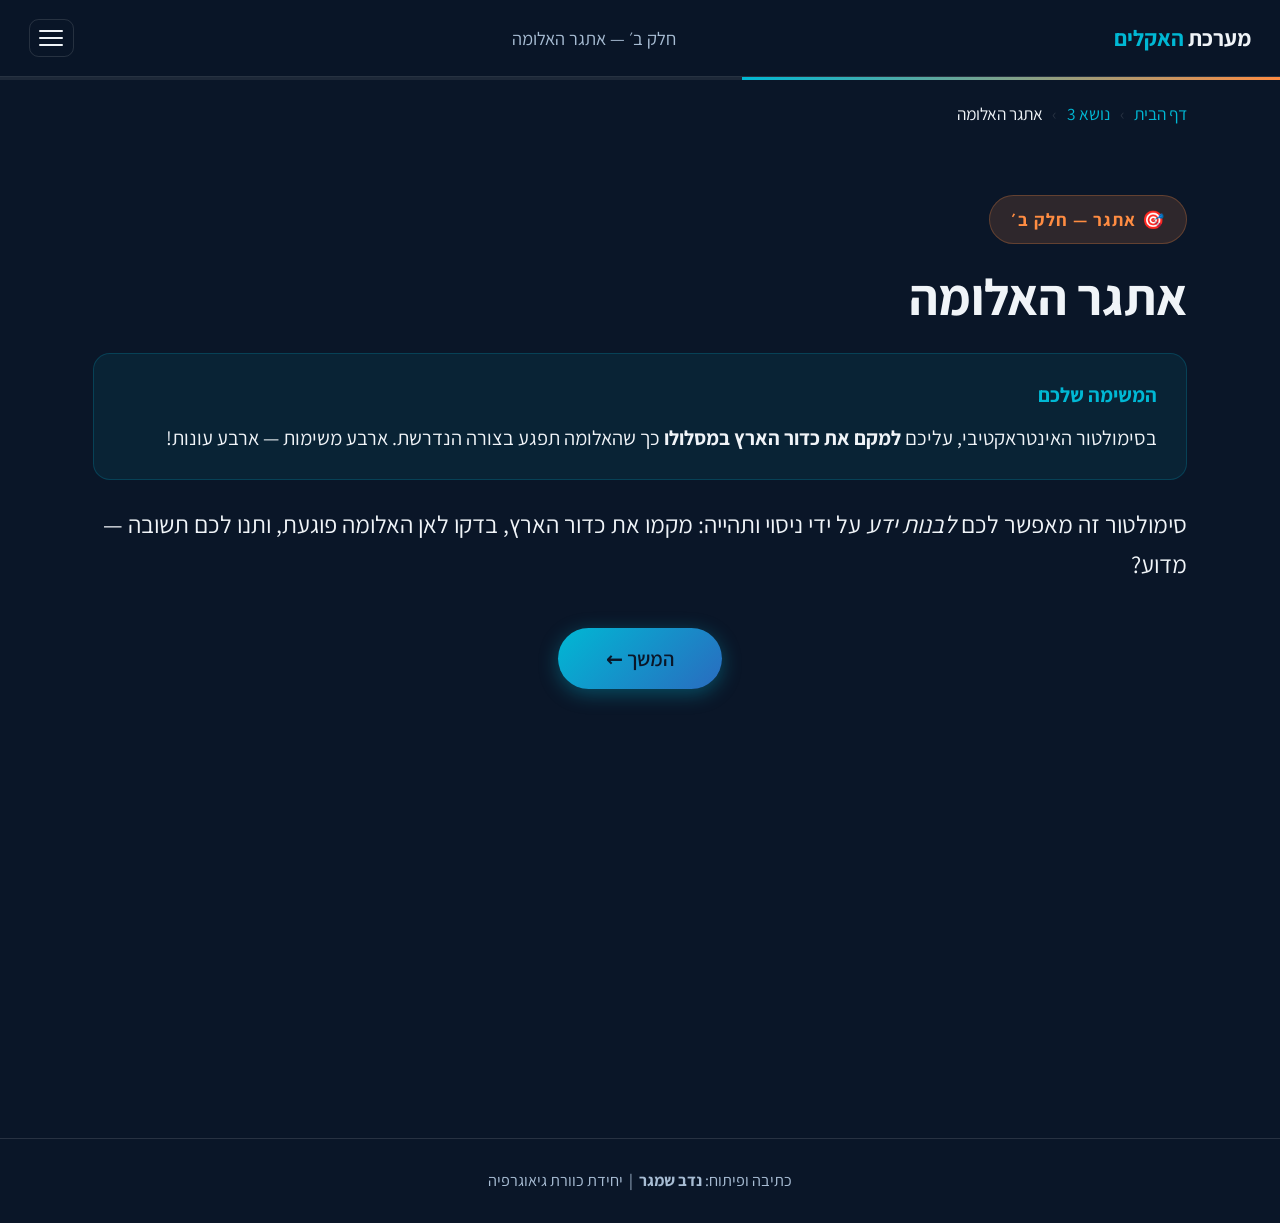
<file: chapters/chapter-2-practice.html>
<!DOCTYPE html>
<html lang="he" dir="rtl">
<head>
  <meta charset="UTF-8">
  <meta name="viewport" content="width=device-width, initial-scale=1.0">
  <title>אתגר האלומה — תרגול | מערכת האקלים</title>
  <link rel="stylesheet" href="../assets/css/style.css">
  <style>
    .challenge-card {
      background: var(--surface);
      border: 1.5px solid var(--border);
      border-radius: var(--radius);
      padding: 20px 24px;
      margin: 12px 0;
      transition: border-color var(--transition);
    }
    .challenge-card.active { border-color: var(--turquoise); }
    .challenge-card.done   { border-color: var(--success); }
    .challenge-number {
      font-size: 0.78rem;
      font-weight: 700;
      color: var(--turquoise);
      letter-spacing: 0.08em;
      margin-bottom: 6px;
    }
    .challenge-title { font-size: 1.05rem; font-weight: 600; margin-bottom: 8px; }
    .challenge-desc  { font-size: 0.9rem; color: var(--text-dim); line-height: 1.55; }
    .challenge-check {
      display: flex;
      align-items: center;
      gap: 10px;
      margin-top: 14px;
    }
  </style>
</head>
<body>

<header class="site-header" role="banner">
  <div class="logo"><a href="../index.html" style="color:inherit;text-decoration:none;">מערכת <span>האקלים</span></a></div>
  <div class="header-chapter-name">חלק ב׳ — אתגר האלומה</div>
  <div class="header-actions">
    <button class="hamburger" aria-label="תפריט ניווט" aria-expanded="false" aria-controls="side-nav">
      <span></span><span></span><span></span>
    </button>
  </div>
</header>
<div class="global-progress-bar"><div class="global-progress-fill"></div></div>

<nav class="side-nav" id="side-nav" aria-label="ניווט בין פרקים">
  <div class="side-nav-section-title">פרקי הלומדה</div>
  <ul>
    <li><a href="../index.html"><span class="nav-icon">🏠</span>דף הבית</a></li>
    <li><a href="chapter-0-intro.html"><span class="nav-icon">🌍</span>הזמנה</a></li>
    <li><a href="chapter-1a.html"><span class="nav-icon">🌐</span>נושא 1 — מבנה ותנועה</a></li>
    <li><a href="chapter-1b.html"><span class="nav-icon">🔆</span>נושא 2 — נטייה וקרינה</a></li>
    <li><a href="chapter-1c.html"><span class="nav-icon">🌡️</span>נושא 3 — אזורים ועונות</a></li>
    <li><a href="chapter-2-practice.html" class="active"><span class="nav-icon">🎯</span>חלק ב׳ — אתגר האלומה</a></li>
    <li><a href="chapter-3-quiz.html"><span class="nav-icon">📝</span>חלק ג׳ — בוחן מסכם</a></li>
  </ul>
</nav>
<div class="side-nav-overlay" aria-hidden="true"></div>

<main class="page-wrapper">
  <div class="container">

    <nav class="breadcrumbs" aria-label="מיקום בלומדה">
      <a href="../index.html">דף הבית</a>
      <span class="sep">›</span>
      <a href="chapter-1c.html">נושא 3</a>
      <span class="sep">›</span>
      <span class="current">אתגר האלומה</span>
    </nav>

    <!-- ── הזמנה ────────────────────────────────────────── -->
    <section class="section animate-fadeSlideUp" id="sec-invite">
      <div class="section-label label-practice">🎯 אתגר — חלק ב׳</div>
      <h1 class="heading-1 mb-16">אתגר האלומה</h1>

      <div class="info-box">
        <div class="info-box-title">המשימה שלכם</div>
        <p>בסימולטור האינטראקטיבי, עליכם <strong>למקם את כדור הארץ במסלולו</strong>
        כך שהאלומה תפגע בצורה הנדרשת. ארבע משימות — ארבע עונות!</p>
      </div>

      <p class="body-lg mt-20">
        סימולטור זה מאפשר לכם <em>לבנות ידע</em> על ידי ניסוי ותהייה:
        מקמו את כדור הארץ, בדקו לאן האלומה פוגעת, ותנו לכם תשובה — מדוע?
      </p>
    </section>

    <!-- ── הסימולטור ──────────────────────────────────── -->
    <section class="section" id="sec-sim">
      <div class="section-label label-learn">🖥️ סימולטור — אתגר האלומה</div>
      <h2 class="heading-2 mb-16">BeamChallenge — מקמו את כדור הארץ</h2>

      <div class="simulation-wrapper" style="margin-bottom:8px;">
        <button class="simulation-fullscreen-btn" aria-label="פתח מסך מלא">⛶ מסך מלא</button>
        <iframe src="../assets/simulations/simulation-02.html"
                title="אתגר האלומה — מיקום כדור הארץ במסלול"
                allowfullscreen loading="lazy"
                style="height:560px;">
        </iframe>
      </div>
      <p style="font-size:0.82rem;color:var(--text-dim);text-align:center;margin-bottom:24px;">
        לחצו על נקודות המסלול כדי למקם את כדור הארץ ובדקו לאן האלומה פוגעת
      </p>
    </section>

    <!-- ── ארבע משימות ────────────────────────────────── -->
    <section class="section" id="sec-challenges">
      <div class="section-label label-practice">📋 ארבע המשימות</div>
      <h2 class="heading-2 mb-20">בצעו את ארבע המשימות בסדר</h2>

      <div id="challenges-list">

        <div class="challenge-card active" id="ch-1">
          <div class="challenge-number">משימה 1</div>
          <div class="challenge-title">☀️ קיץ בחצי הכדור הצפוני</div>
          <div class="challenge-desc">
            מקמו את כדור הארץ כך שחצי הכדור <strong>הצפוני</strong> מקבל את האלומה הישירה (אדומה).
            <br>בדקו: <em>מתי בשנה זה קורה? מה הגיל הגיאוגרפי?</em>
          </div>
          <div class="challenge-check">
            <input type="checkbox" id="done-1" style="width:18px;height:18px;accent-color:var(--turquoise);">
            <label for="done-1" style="font-size:0.9rem;color:var(--text-dim);cursor:pointer;">ביצעתי — האלומה הישירה על חצי הכדור הצפוני</label>
          </div>
        </div>

        <div class="challenge-card" id="ch-2">
          <div class="challenge-number">משימה 2</div>
          <div class="challenge-title">❄️ חורף בחצי הכדור הצפוני</div>
          <div class="challenge-desc">
            מקמו את כדור הארץ בנקודה ההפוכה במסלול — כך שחצי הכדור <strong>הדרומי</strong> מקבל האלומה הישירה.
            <br><em>איזה חודש? מה קורה בישראל?</em>
          </div>
          <div class="challenge-check">
            <input type="checkbox" id="done-2" style="width:18px;height:18px;accent-color:var(--turquoise);">
            <label for="done-2" style="font-size:0.9rem;color:var(--text-dim);cursor:pointer;">ביצעתי — האלומה על חצי הכדור הדרומי</label>
          </div>
        </div>

        <div class="challenge-card" id="ch-3">
          <div class="challenge-number">משימה 3</div>
          <div class="challenge-title">🌱 שוויון האביב</div>
          <div class="challenge-desc">
            מקמו את כדור הארץ כך שהאלומה פוגעת <strong>ישירות בקו המשווה</strong>.
            <br><em>כמה שעות אור בכל נקודה על כדור הארץ?</em>
          </div>
          <div class="challenge-check">
            <input type="checkbox" id="done-3" style="width:18px;height:18px;accent-color:var(--turquoise);">
            <label for="done-3" style="font-size:0.9rem;color:var(--text-dim);cursor:pointer;">ביצעתי — האלומה על קו המשווה</label>
          </div>
        </div>

        <div class="challenge-card" id="ch-4">
          <div class="challenge-number">משימה 4</div>
          <div class="challenge-title">🍂 שוויון הסתיו</div>
          <div class="challenge-desc">
            מצאו את הנקודה <em>הנוספת</em> שבה האלומה פוגעת ישירות בקו המשווה.
            <br><em>מה ההבדל בין שוויון האביב לשוויון הסתיו? (רמז: אין הבדל אסטרונומי!)</em>
          </div>
          <div class="challenge-check">
            <input type="checkbox" id="done-4" style="width:18px;height:18px;accent-color:var(--turquoise);">
            <label for="done-4" style="font-size:0.9rem;color:var(--text-dim);cursor:pointer;">ביצעתי — מצאתי את שני השוויונות</label>
          </div>
        </div>

      </div>

      <div class="info-box success mt-24" id="all-done-msg" style="display:none;">
        <div class="info-box-title">🎉 כל הכבוד! השלמתם את ארבע המשימות</div>
        <p>הבנתם את הקשר בין מיקום כדור הארץ במסלולו לבין עונות השנה.
        עכשיו קדימה לבוחן המסכם!</p>
      </div>
    </section>

    <!-- ── "איפה זה פוגש אותי?" ───────────────────────── -->
    <section class="section" id="sec-meeting">
      <div class="meeting-point-section">
        <div class="meeting-point-icon">🎯</div>
        <h2 class="heading-2 mb-16">איפה זה פוגש אותי?</h2>
        <p style="color:var(--text-dim);max-width:560px;margin:0 auto 20px;line-height:1.7;">
          הסימולטור שביצעתם מבוסס על ניסויי מחשב שמדענים עושים כדי להבין שינויי אקלים.
          שינוי קל בזווית ציר כדור הארץ (מה שנקרא "מחזורי מילנקוביץ'") גרם בעבר לעידני קרח!
        </p>
        <div class="share-task">
          <strong>שאלה לחשיבה:</strong> אם ציר כדור הארץ היה נוטה 45° במקום 23.5° —
          כיצד היו עונות השנה שונות? איפה היה "חם ביותר" בקיץ?
        </div>
      </div>
    </section>

    <!-- ── ניווט ──────────────────────────────────────── -->
    <div class="chapter-nav-footer">
      <a href="chapter-1c.html" class="btn btn-outline">→ נושא 3</a>
      <button class="btn btn-primary" id="btn-next">
        המשך לבוחן המסכם ←
      </button>
    </div>

  </div>
</main>

<footer class="site-footer">
  כתיבה ופיתוח: <strong>נדב שמגר</strong> &nbsp;|&nbsp; יחידת כוורת גיאוגרפיה
</footer>

<script src="../assets/js/confetti.js"></script>
<script src="../assets/js/app.js"></script>
<script>
  document.addEventListener('DOMContentLoaded', function() {
    App.setHeaderChapterName('חלק ב׳ — אתגר האלומה');
    App.setProgress('chapter-2', Math.max(App.getProgress('chapter-2'), 10));
    App.initStagedSections('chapter-2');
  });

  let doneCount = 0;
  document.querySelectorAll('[id^="done-"]').forEach((cb, i) => {
    cb.addEventListener('change', function() {
      const card = document.getElementById('ch-' + (i + 1));
      const next = document.getElementById('ch-' + (i + 2));
      if (this.checked) {
        card.classList.add('done');
        if (next) next.classList.add('active');
        doneCount++;
        const pct = Math.round((doneCount / 4) * 60) + 30;
        App.setProgress('chapter-2', Math.max(App.getProgress('chapter-2'), pct));
        if (doneCount >= 4) {
          document.getElementById('all-done-msg').style.display = 'block';
          if (typeof Confetti !== 'undefined') Confetti.burst();
        }
      } else {
        card.classList.remove('done');
        doneCount = Math.max(0, doneCount - 1);
      }
    });
  });

  document.getElementById('btn-next').addEventListener('click', function() {
    App.markComplete('chapter-2');
    window.location.href = 'chapter-3-quiz.html';
  });
</script>
</body>
</html>
</file>
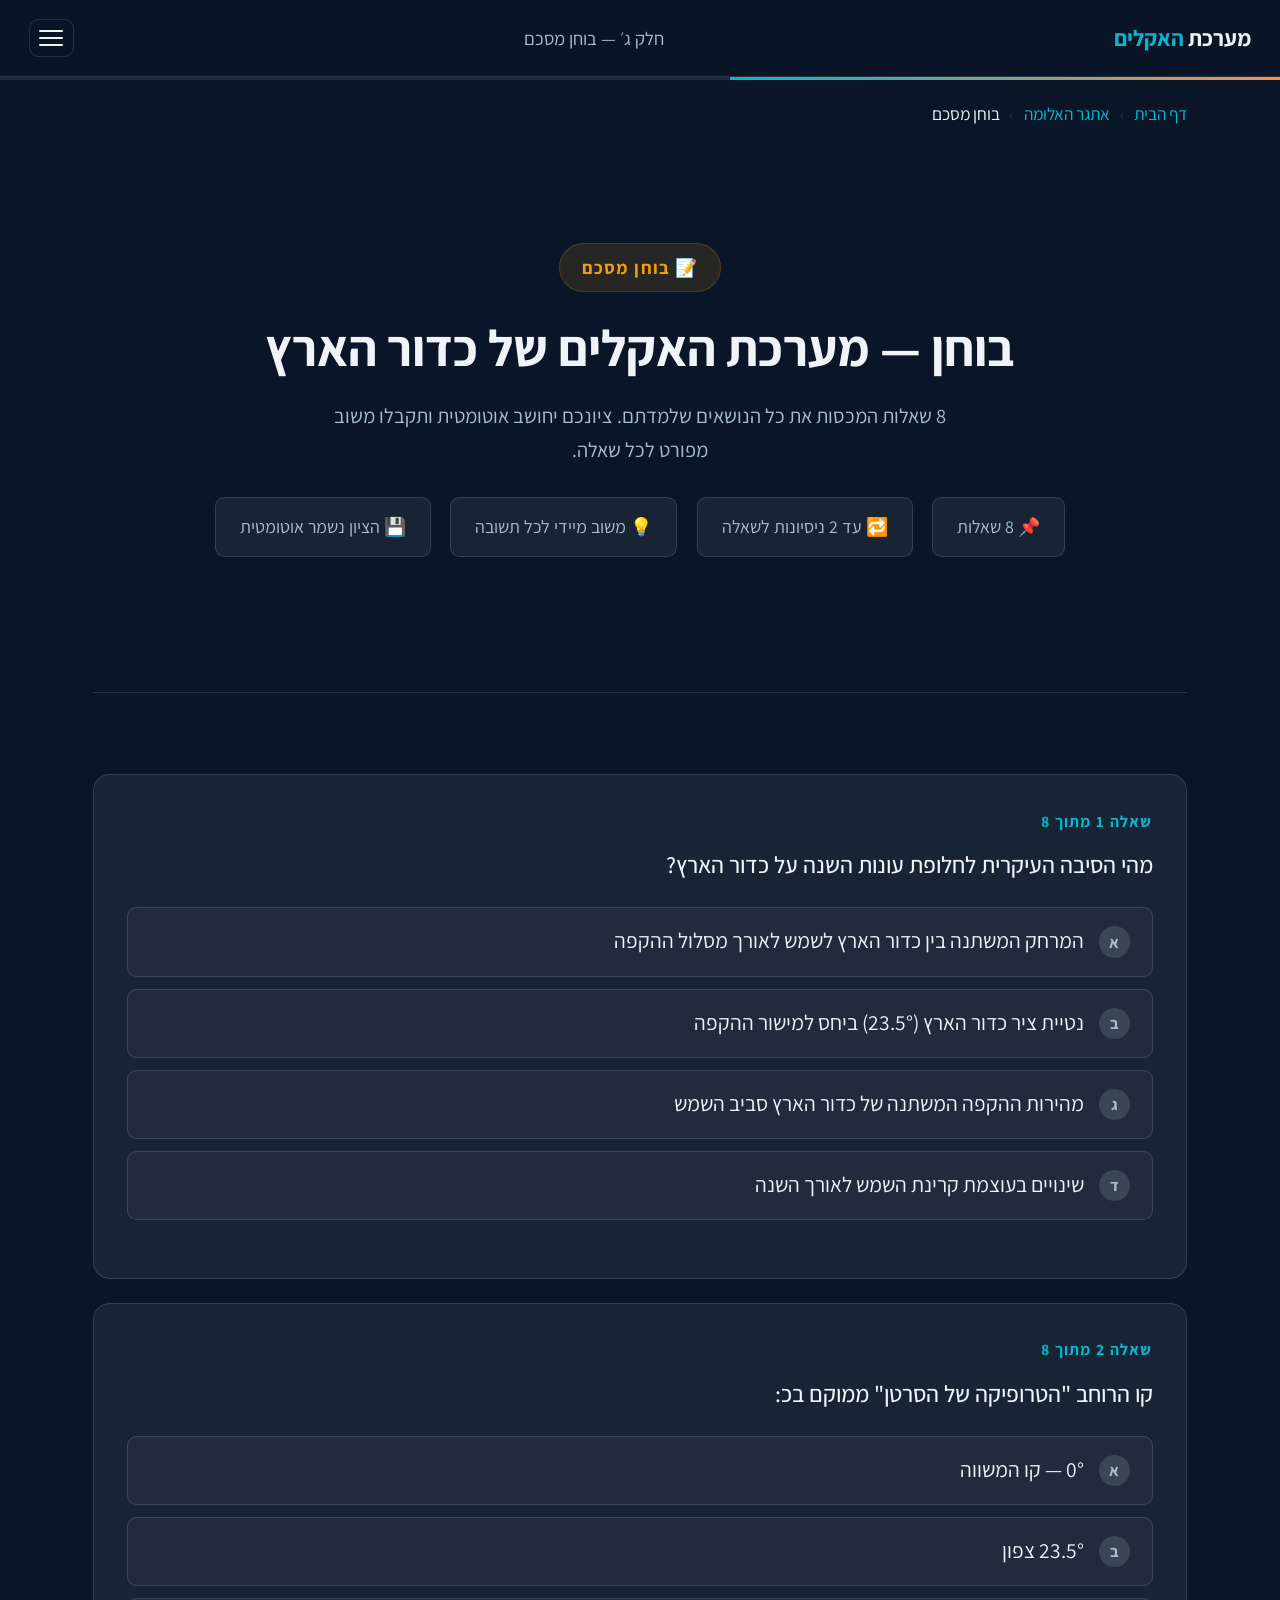
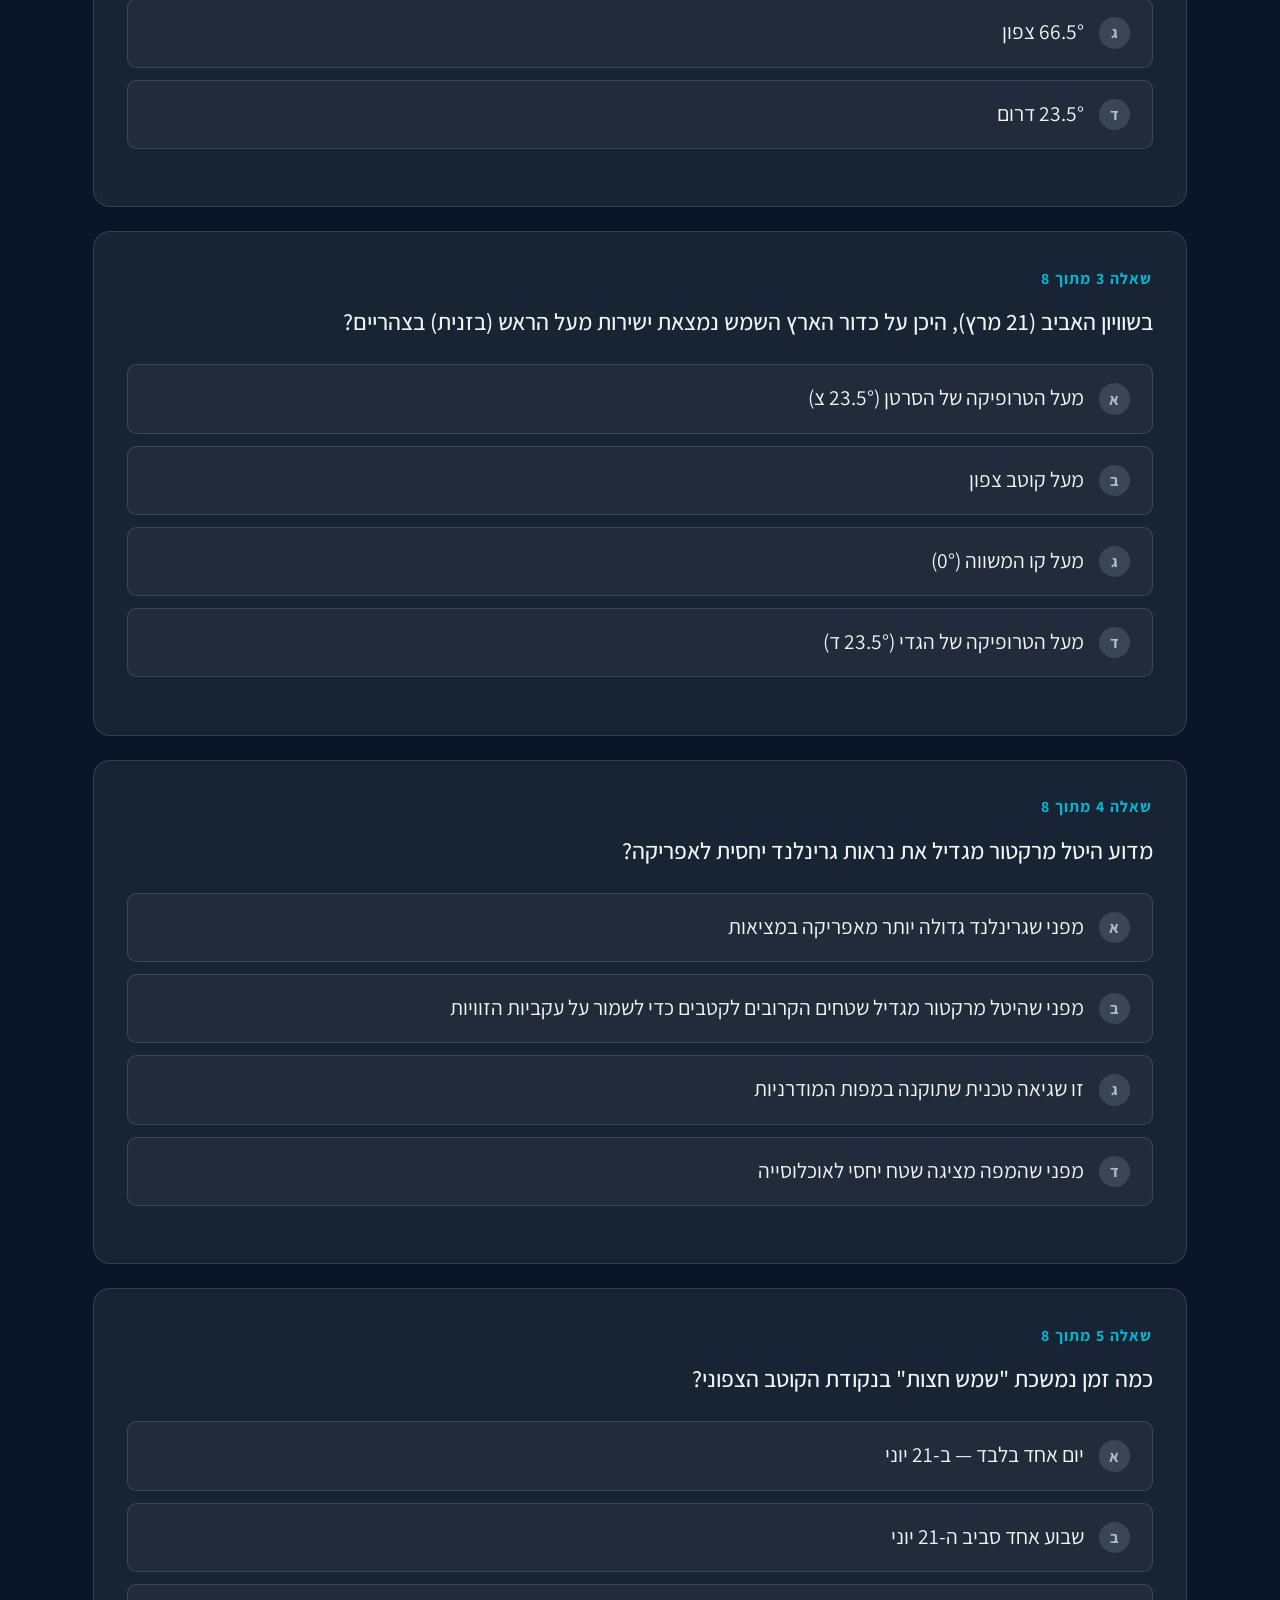
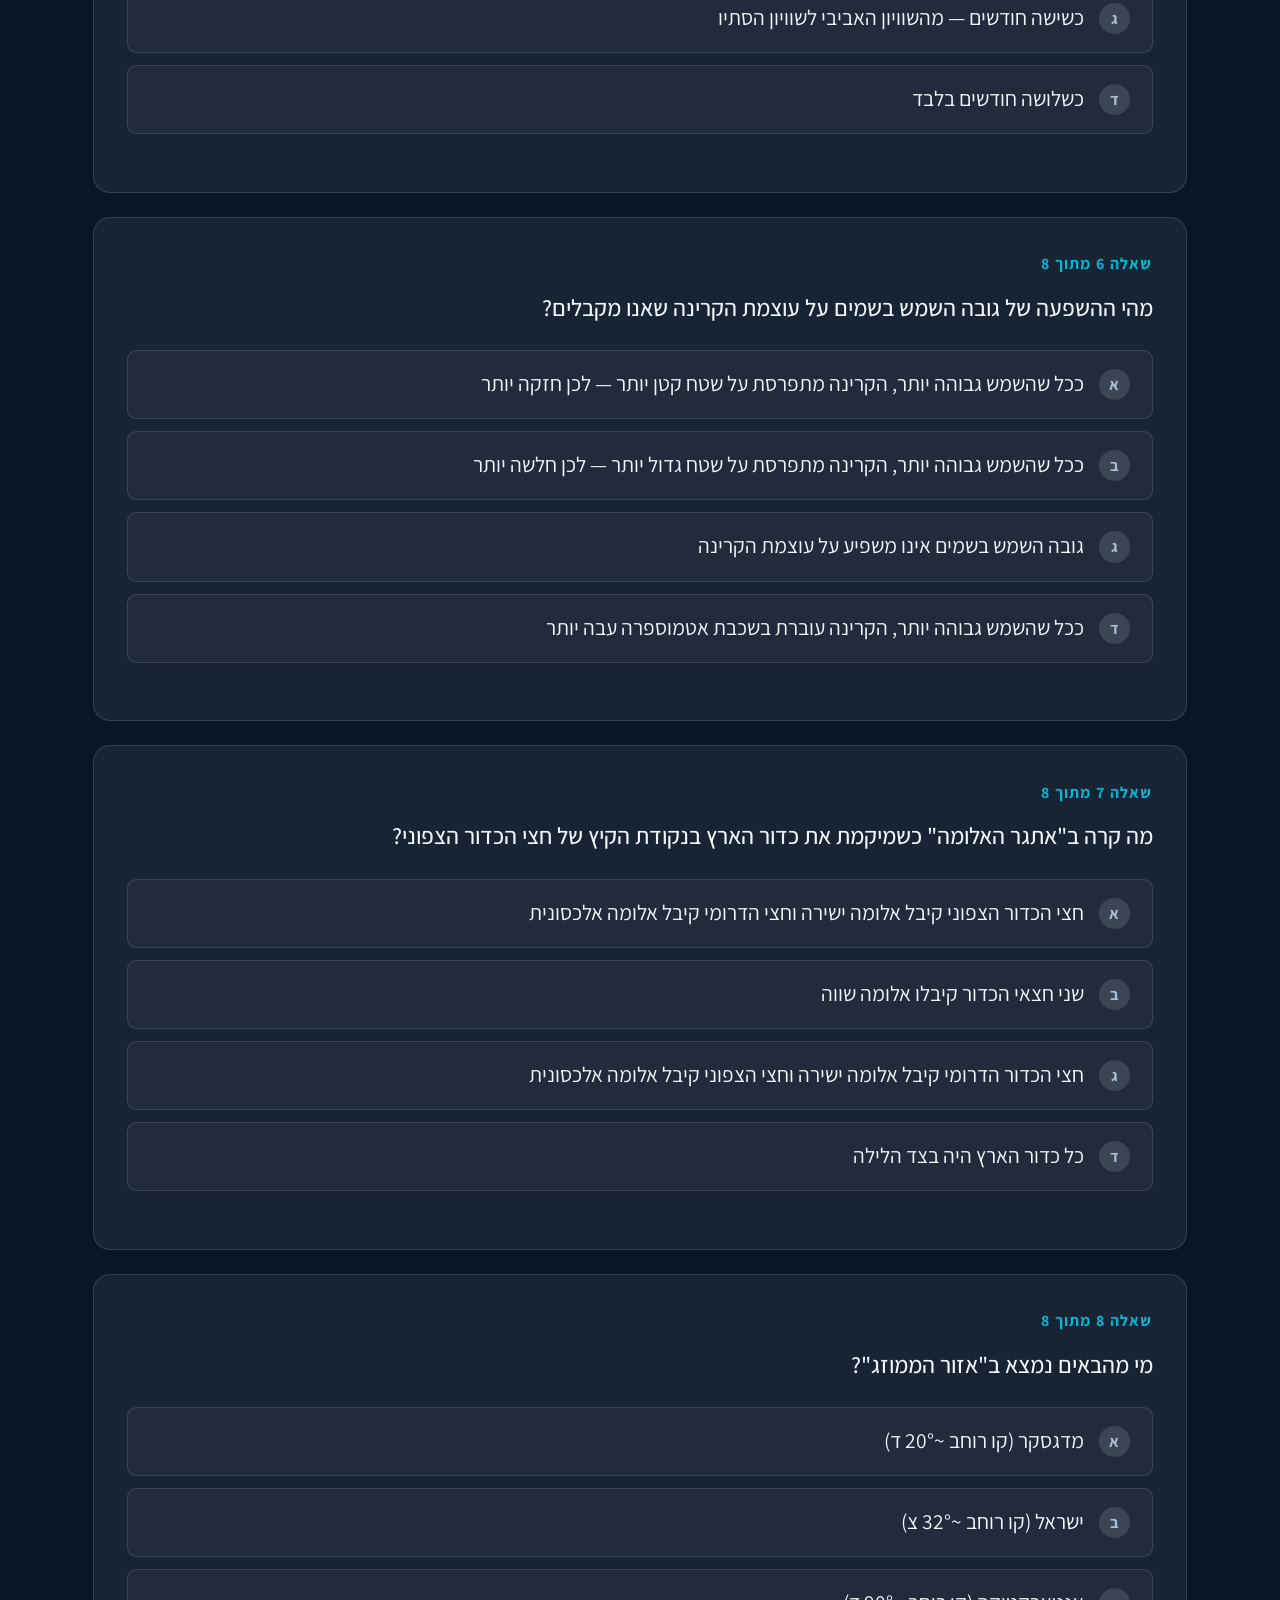
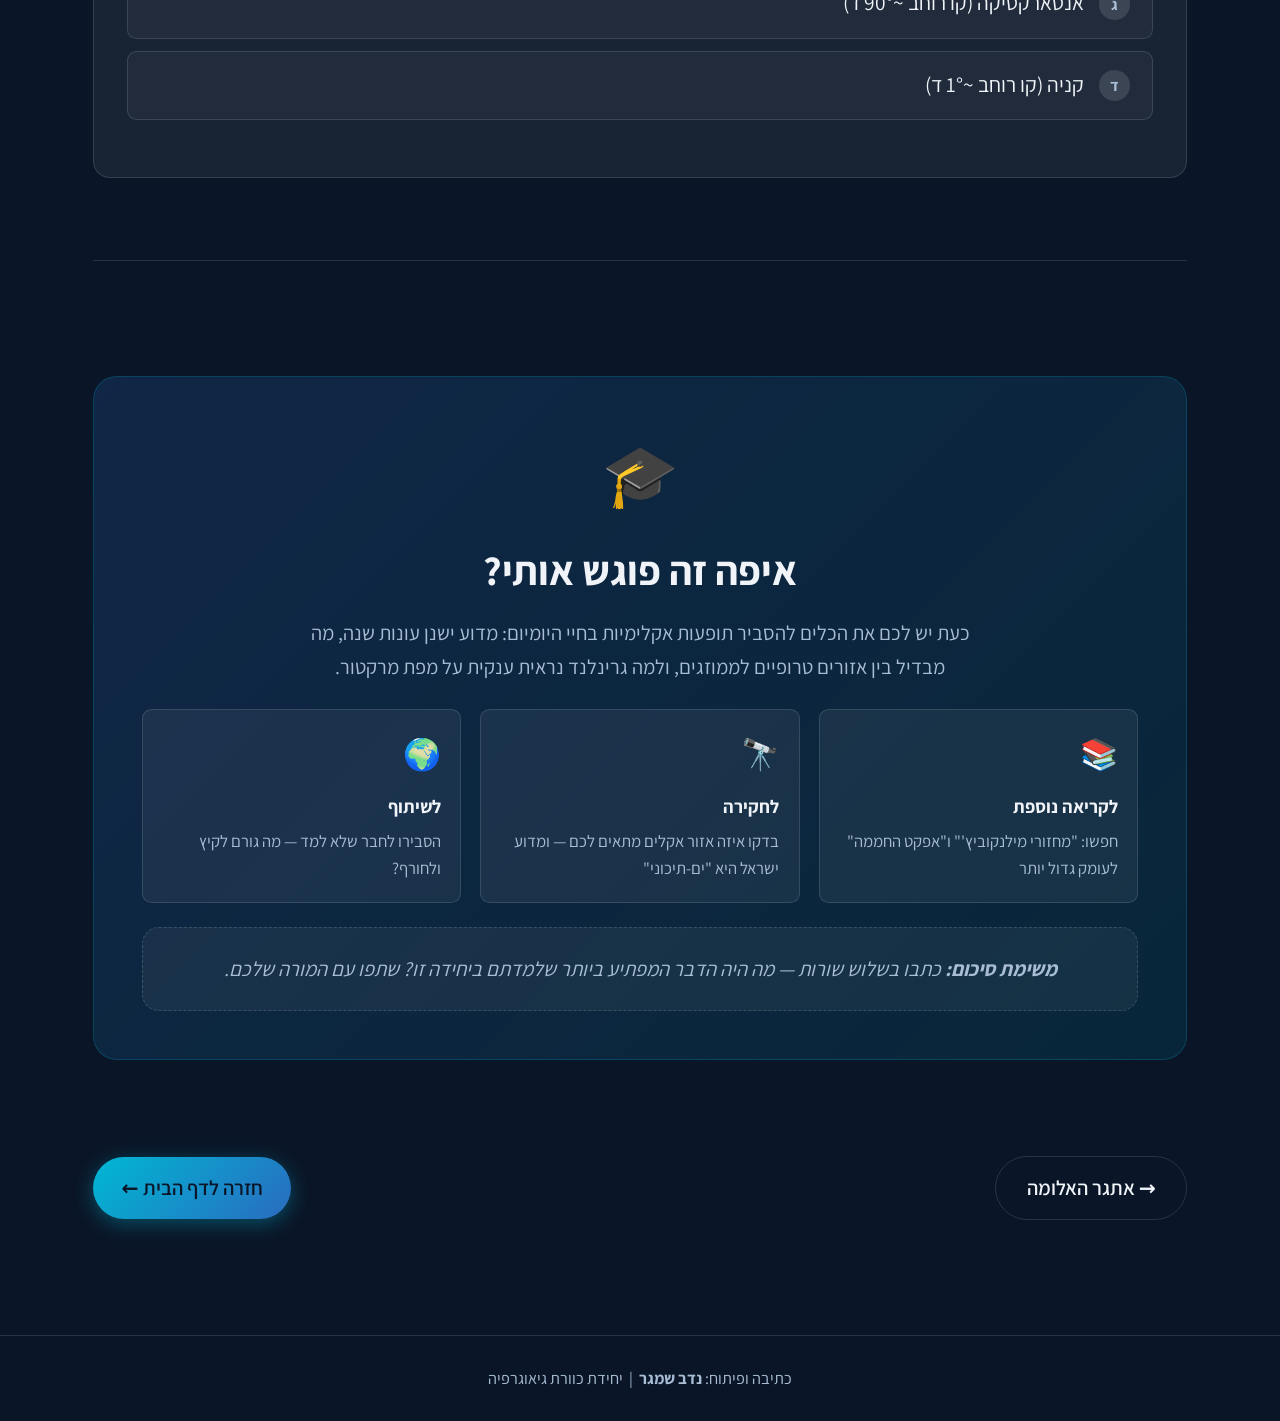
<file: chapters/chapter-3-quiz.html>
<!DOCTYPE html>
<html lang="he" dir="rtl">
<head>
  <meta charset="UTF-8">
  <meta name="viewport" content="width=device-width, initial-scale=1.0">
  <title>בוחן מסכם | מערכת האקלים</title>
  <link rel="stylesheet" href="../assets/css/style.css">
  <style>
    .quiz-intro {
      text-align: center;
      padding: 40px 0;
    }
    .quiz-rules {
      display: flex;
      gap: 16px;
      justify-content: center;
      flex-wrap: wrap;
      margin: 24px 0;
    }
    .quiz-rule {
      background: var(--surface);
      border: 1px solid var(--border);
      border-radius: var(--radius-sm);
      padding: 12px 20px;
      font-size: 0.88rem;
      color: var(--text-dim);
    }
    .score-breakdown {
      margin-top: 32px;
      text-align: right;
    }
    .score-breakdown-item {
      display: flex;
      align-items: center;
      gap: 12px;
      padding: 10px 0;
      border-bottom: 1px solid var(--border);
      font-size: 0.9rem;
    }
    .score-breakdown-icon { font-size: 1.1em; min-width: 24px; }
  </style>
</head>
<body>

<header class="site-header" role="banner">
  <div class="logo"><a href="../index.html" style="color:inherit;text-decoration:none;">מערכת <span>האקלים</span></a></div>
  <div class="header-chapter-name">חלק ג׳ — בוחן מסכם</div>
  <div class="header-actions">
    <button class="hamburger" aria-label="תפריט ניווט" aria-expanded="false" aria-controls="side-nav">
      <span></span><span></span><span></span>
    </button>
  </div>
</header>
<div class="global-progress-bar"><div class="global-progress-fill"></div></div>

<nav class="side-nav" id="side-nav" aria-label="ניווט בין פרקים">
  <div class="side-nav-section-title">פרקי הלומדה</div>
  <ul>
    <li><a href="../index.html"><span class="nav-icon">🏠</span>דף הבית</a></li>
    <li><a href="chapter-0-intro.html"><span class="nav-icon">🌍</span>הזמנה</a></li>
    <li><a href="chapter-1a.html"><span class="nav-icon">🌐</span>נושא 1</a></li>
    <li><a href="chapter-1b.html"><span class="nav-icon">🔆</span>נושא 2</a></li>
    <li><a href="chapter-1c.html"><span class="nav-icon">🌡️</span>נושא 3</a></li>
    <li><a href="chapter-2-practice.html"><span class="nav-icon">🎯</span>חלק ב׳</a></li>
    <li><a href="chapter-3-quiz.html" class="active"><span class="nav-icon">📝</span>חלק ג׳ — בוחן מסכם</a></li>
  </ul>
</nav>
<div class="side-nav-overlay" aria-hidden="true"></div>

<main class="page-wrapper">
  <div class="container">

    <nav class="breadcrumbs" aria-label="מיקום בלומדה">
      <a href="../index.html">דף הבית</a>
      <span class="sep">›</span>
      <a href="chapter-2-practice.html">אתגר האלומה</a>
      <span class="sep">›</span>
      <span class="current">בוחן מסכם</span>
    </nav>

    <!-- ── מבוא הבוחן ─────────────────────────────────── -->
    <section class="section animate-fadeSlideUp" id="sec-intro">
      <div class="quiz-intro">
        <div class="section-label label-quiz" style="margin:0 auto 20px;width:fit-content;">📝 בוחן מסכם</div>
        <h1 class="heading-1 mb-16">בוחן — מערכת האקלים של כדור הארץ</h1>
        <p style="color:var(--text-dim);max-width:520px;margin:0 auto 24px;line-height:1.7;">
          8 שאלות המכסות את כל הנושאים שלמדתם.
          ציונכם יחושב אוטומטית ותקבלו משוב מפורט לכל שאלה.
        </p>
        <div class="quiz-rules">
          <div class="quiz-rule">📌 8 שאלות</div>
          <div class="quiz-rule">🔁 עד 2 ניסיונות לשאלה</div>
          <div class="quiz-rule">💡 משוב מיידי לכל תשובה</div>
          <div class="quiz-rule">💾 הציון נשמר אוטומטית</div>
        </div>
      </div>
    </section>

    <!-- ── שאלות הבוחן ─────────────────────────────────── -->
    <section class="section" id="sec-quiz">
      <h2 class="heading-2 mb-24 sr-only">שאלות הבוחן</h2>
      <div id="quiz-container"></div>

      <!-- Score display (hidden until quiz done) -->
      <div id="score-section" class="hidden" aria-live="polite">
        <div class="score-display">
          <div class="score-circle">
            <div class="score-number" id="score-number">0</div>
            <div class="score-total" id="score-total">/ 8</div>
          </div>
          <div class="score-label" id="score-label">תוצאה</div>
          <p id="score-msg" style="color:var(--text-dim);margin-top:12px;"></p>
        </div>

        <div class="score-breakdown" id="score-breakdown"></div>
      </div>
    </section>

    <!-- ── "איפה זה פוגש אותי?" ───────────────────────── -->
    <section class="section" id="sec-meeting">
      <div class="meeting-point-section">
        <div class="meeting-point-icon">🎓</div>
        <h2 class="heading-2 mb-16">איפה זה פוגש אותי?</h2>
        <p style="color:var(--text-dim);max-width:560px;margin:0 auto 20px;line-height:1.7;">
          כעת יש לכם את הכלים להסביר תופעות אקלימיות בחיי היומיום:
          מדוע ישנן עונות שנה, מה מבדיל בין אזורים טרופיים לממוזגים,
          ולמה גרינלנד נראית ענקית על מפת מרקטור.
        </p>

        <div style="display:grid;grid-template-columns:repeat(auto-fill,minmax(200px,1fr));gap:16px;margin:20px 0;text-align:right;">
          <div style="padding:16px;background:var(--surface);border-radius:var(--radius-sm);border:1px solid var(--border);">
            <div style="font-size:1.5rem;margin-bottom:8px;">📚</div>
            <strong style="font-size:0.9rem;">לקריאה נוספת</strong>
            <p style="font-size:0.82rem;color:var(--text-dim);margin-top:4px;">חפשו: "מחזורי מילנקוביץ'" ו"אפקט החממה" לעומק גדול יותר</p>
          </div>
          <div style="padding:16px;background:var(--surface);border-radius:var(--radius-sm);border:1px solid var(--border);">
            <div style="font-size:1.5rem;margin-bottom:8px;">🔭</div>
            <strong style="font-size:0.9rem;">לחקירה</strong>
            <p style="font-size:0.82rem;color:var(--text-dim);margin-top:4px;">בדקו איזה אזור אקלים מתאים לכם — ומדוע ישראל היא "ים-תיכוני"</p>
          </div>
          <div style="padding:16px;background:var(--surface);border-radius:var(--radius-sm);border:1px solid var(--border);">
            <div style="font-size:1.5rem;margin-bottom:8px;">🌍</div>
            <strong style="font-size:0.9rem;">לשיתוף</strong>
            <p style="font-size:0.82rem;color:var(--text-dim);margin-top:4px;">הסבירו לחבר שלא למד — מה גורם לקיץ ולחורף?</p>
          </div>
        </div>

        <div class="share-task">
          <strong>משימת סיכום:</strong> כתבו בשלוש שורות — מה היה הדבר המפתיע ביותר שלמדתם ביחידה זו?
          שתפו עם המורה שלכם.
        </div>
      </div>
    </section>

    <!-- ── ניווט סיום ──────────────────────────────────── -->
    <div class="chapter-nav-footer">
      <a href="chapter-2-practice.html" class="btn btn-outline">→ אתגר האלומה</a>
      <a href="../index.html" class="btn btn-primary">
        חזרה לדף הבית ←
      </a>
    </div>

  </div>
</main>

<footer class="site-footer">
  כתיבה ופיתוח: <strong>נדב שמגר</strong> &nbsp;|&nbsp; יחידת כוורת גיאוגרפיה
</footer>

<script src="../assets/js/confetti.js"></script>
<script src="../assets/js/questions.js"></script>
<script src="../assets/js/app.js"></script>
<script>
  document.addEventListener('DOMContentLoaded', function() {
    App.setHeaderChapterName('חלק ג׳ — בוחן מסכם');
    App.setProgress('chapter-3', Math.max(App.getProgress('chapter-3'), 10));

    const quizContainer = document.getElementById('quiz-container');
    const qs = QUESTIONS.quiz;
    let score = 0;
    let answered = 0;

    qs.forEach((q, i) => {
      const wrapper = document.createElement('div');
      quizContainer.appendChild(wrapper);

      App.QuestionEngine.render(q, wrapper, {
        onCorrect() {
          score++;
          answered++;
          checkDone();
        },
        onWrong() {
          answered++;
          checkDone();
        }
      });

      const numDiv = wrapper.querySelector('.question-number');
      if (numDiv) numDiv.textContent = `שאלה ${i + 1} מתוך ${qs.length}`;
    });

    function checkDone() {
      if (answered < qs.length) return;
      App.saveScore('quiz', score);
      App.markComplete('chapter-3');
      showScore(score, qs.length);
      if (score >= 6) setTimeout(() => Confetti.burst(), 400);
    }

    function showScore(score, total) {
      document.getElementById('score-section').classList.remove('hidden');
      document.getElementById('score-number').textContent = score;
      document.getElementById('score-total').textContent  = `/ ${total}`;

      let label, msg;
      const pct = score / total;
      if (pct >= 0.875) { label = '🏆 מצוין!';    msg = 'שלטתם על החומר! ביצועים מרשימים.'; }
      else if (pct >= 0.75) { label = '✅ טוב מאוד'; msg = 'הבנה טובה של המושגים. כדאי לחזור על הנושאים שטעיתם בהם.'; }
      else if (pct >= 0.625) { label = '👍 טוב';     msg = 'בסיס טוב — חזרו על הפרקים שנגעתם בהם בקושי.'; }
      else { label = '📚 כדאי לחזור'; msg = 'חזרו לנושאים המרכזיים ונסו שוב — הלמידה דורשת חזרות!'; }

      document.getElementById('score-label').textContent = label;
      document.getElementById('score-msg').textContent   = msg;

      document.getElementById('score-section').scrollIntoView({ behavior: 'smooth', block: 'center' });
    }
  });
</script>
</body>
</html>
</file>
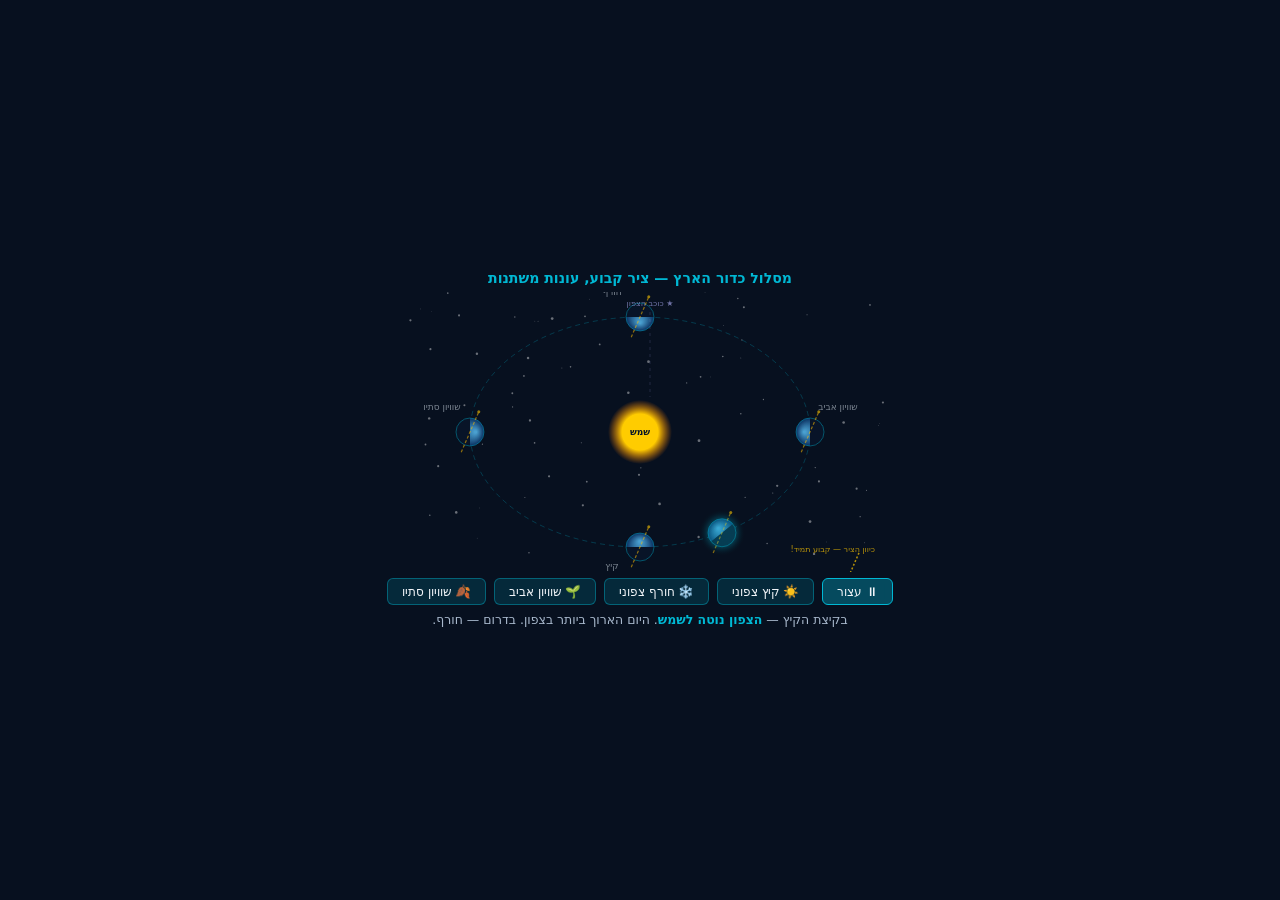
<file: assets/simulations/simulation-01.html>
<!DOCTYPE html>
<html lang="he" dir="rtl">
<head>
<meta charset="UTF-8">
<meta name="viewport" content="width=device-width, initial-scale=1.0">
<title>מסלול כדור הארץ — עונות השנה</title>
<style>
* { margin:0; padding:0; box-sizing:border-box; }
body {
  background:#07101f;
  color:#f0f4f8;
  font-family:system-ui,sans-serif;
  height:100vh;
  display:flex;
  flex-direction:column;
  align-items:center;
  justify-content:center;
  gap:6px;
  overflow:hidden;
  padding:6px;
}
h2 { font-size:.88rem; color:#00b8d4; text-align:center; }
canvas { display:block; cursor:pointer; max-width:100%; height:auto; }
.ctrl-row {
  display:flex; gap:8px; align-items:center; justify-content:center;
  flex-wrap:wrap;
}
.btn {
  background:rgba(0,184,212,.15);
  border:1px solid rgba(0,184,212,.4);
  color:#f0f4f8;
  padding:5px 14px;
  border-radius:6px;
  font-size:.78rem;
  cursor:pointer;
}
.btn:hover { background:rgba(0,184,212,.3); }
.btn.active { background:rgba(0,184,212,.35); border-color:#00b8d4; }
.insight {
  font-size:.78rem;
  color:#a8b8cc;
  text-align:center;
  max-width:480px;
  line-height:1.5;
  padding:0 8px;
}
.insight span { color:#00b8d4; font-weight:600; }
</style>
</head>
<body>
<h2>מסלול כדור הארץ — ציר קבוע, עונות משתנות</h2>

<canvas id="cv" width="490" height="280"></canvas>

<div class="ctrl-row">
  <button class="btn active" id="btn-anim" onclick="toggleAnim()">⏸ עצור</button>
  <button class="btn" onclick="jumpSeason(0)">☀️ קיץ צפוני</button>
  <button class="btn" onclick="jumpSeason(1)">❄️ חורף צפוני</button>
  <button class="btn" onclick="jumpSeason(2)">🌱 שוויון אביב</button>
  <button class="btn" onclick="jumpSeason(3)">🍂 שוויון סתיו</button>
</div>

<div class="insight" id="insight-text">
  <span>הציר תמיד מצביע לאותה נקודה בחלל</span> — לכוכב הצפון.
  כשכדור הארץ בצד ימין של מסלולו, הצפון נוטה לשמש ← קיץ בצפון.
</div>

<script>
const canvas = document.getElementById('cv');
const ctx    = canvas.getContext('2d');
const W = 490, H = 280;

// Orbit parameters (top-down view, Sun at center)
const SX  = W / 2;   // Sun center X
const SY  = H / 2;   // Sun center Y
const ORX = 170;     // Orbit semi-major x
const ORY = 115;     // Orbit semi-minor y (slightly elliptical)
const ER  = 14;      // Earth radius

// The axis always points "upward-left" in the diagram (toward Polaris projection)
// The N-pole direction in orbital-plane coords: angle = 100° from +x axis
// (i.e., roughly "10 o'clock" — upper-left)
// In screen coords (y-flipped): angle = -100° = 260°
// But simplifying: N pole always points at angle AXIS_ANGLE from vertical
const AXIS_ANGLE_DEG = 23.5; // tilt from "up" (screen), toward right (upper-right = toward Polaris)
const AXIS_ANGLE = AXIS_ANGLE_DEG * Math.PI / 180;

// 4 key season positions (orbit angle in radians, 0 = right of Sun)
// June solstice: Earth is where N pole (upper-left) is tilted TOWARD the Sun
// If N pole = upper-left, Sun must be to Earth's upper-left → Earth at lower-right of orbit
// → orbit angle ≈ 180° + 20° = 200° from standard right = ~200° → screen: lower-right
// For clean positions:
//   June (N summer):   orbit angle = 90° (bottom of orbit → Sun is above → N pole tilts up = toward Sun) ✓
//   December (N winter): orbit angle = 270° (top of orbit)
//   March equinox:     orbit angle = 0°  (right)
//   September equinox: orbit angle = 180° (left)
// Using AXIS straight UP (0°): N pole up, in June Earth below Sun → N toward Sun ✓

const SEASONS = [
  { angle: Math.PI/2,       name:'קיצה קיץ — 21 יוני',  label:'N summer', labelN:'☀️ קיץ',   labelS:'❄️ חורף', color:'#ff8c42', orbit:'תחתית המסלול' },
  { angle: 3*Math.PI/2,     name:'קיצה חורף — 21 דצמבר',label:'N winter', labelN:'❄️ חורף', labelS:'☀️ קיץ',   color:'#4fc3f7', orbit:'צמרת המסלול' },
  { angle: 0,               name:'שוויון אביב — 21 מרץ', label:'equinox',  labelN:'🌱 אביב', labelS:'🍂 סתיו',  color:'#66bb6a', orbit:'ימין המסלול' },
  { angle: Math.PI,         name:'שוויון סתיו — 23 ספטמבר',label:'equinox',labelN:'🍂 סתיו', labelS:'🌸 אביב',  color:'#ffa726', orbit:'שמאל המסלול' },
];

const INSIGHTS = [
  'בקיצת הקיץ — <span>הצפון נוטה לשמש</span>. היום הארוך ביותר בצפון. בדרום — חורף.',
  'בקיצת החורף — <span>הדרום נוטה לשמש</span>. הלילה הארוך ביותר בצפון. אוסטרליה בקיץ!',
  'בשוויון האביב — <span>הציר ניצב לשמש</span>. 12 שעות אור לכל נקודה על כדור הארץ.',
  'בשוויון הסתיו — <span>שוב ניצב לשמש</span>. 12 שעות אור — אך הקיץ עוזב את הצפון.',
];

let orbitAngle = Math.PI / 2; // start at June
let animating  = true;
let currentSeason = 0;

function orbitPos(angle) {
  return {
    x: SX + ORX * Math.cos(angle),
    y: SY + ORY * Math.sin(angle),
  };
}

// Draw a mini Earth at position (ex, ey) with given orbit angle
function drawEarth(ex, ey, angle, highlight) {
  // Determine which direction the Sun is (from Earth toward Sun)
  const toSunX = SX - ex;
  const toSunY = SY - ey;
  const sunDist = Math.hypot(toSunX, toSunY);
  const sunDirX = toSunX / sunDist;
  const sunDirY = toSunY / sunDist;

  // Lit side angle (in canvas coords)
  const sunAngle = Math.atan2(sunDirY, sunDirX);

  // Draw night side (full circle, dark)
  ctx.beginPath();
  ctx.arc(ex, ey, ER, 0, Math.PI * 2);
  ctx.fillStyle = highlight ? '#0e2050' : '#081428';
  ctx.fill();

  // Draw day side (semicircle facing Sun)
  ctx.save();
  ctx.beginPath();
  ctx.arc(ex, ey, ER, sunAngle - Math.PI/2, sunAngle + Math.PI/2);
  ctx.lineTo(ex, ey);
  ctx.closePath();
  const dayG = ctx.createRadialGradient(
    ex + sunDirX * ER * 0.4, ey + sunDirY * ER * 0.4, 1,
    ex, ey, ER
  );
  dayG.addColorStop(0, highlight ? '#7ee8ff' : '#4aa0d0');
  dayG.addColorStop(1, highlight ? '#1060c0' : '#0a3060');
  ctx.fillStyle = dayG;
  ctx.fill();
  ctx.restore();

  // Earth outline
  ctx.strokeStyle = highlight ? 'rgba(0,220,255,0.8)' : 'rgba(0,184,212,0.4)';
  ctx.lineWidth   = highlight ? 2 : 1;
  ctx.beginPath();
  ctx.arc(ex, ey, ER, 0, Math.PI * 2);
  ctx.stroke();

  // Axis line — ALWAYS pointing straight up (same direction in all positions)
  // Axis direction: from S pole (below) to N pole (above) — always vertical "up" in diagram
  // The axis is tilted AXIS_ANGLE from straight up (same in all positions = key insight!)
  const axLen = ER + 8;
  const axNX  = ex + Math.sin(AXIS_ANGLE) * axLen;
  const axNY  = ey - Math.cos(AXIS_ANGLE) * axLen;
  const axSX  = ex - Math.sin(AXIS_ANGLE) * axLen;
  const axSY  = ey + Math.cos(AXIS_ANGLE) * axLen;

  ctx.strokeStyle = highlight ? 'rgba(255,210,0,0.95)' : 'rgba(255,190,0,0.55)';
  ctx.lineWidth   = highlight ? 2 : 1.2;
  ctx.setLineDash([3, 2]);
  ctx.beginPath();
  ctx.moveTo(axSX, axSY);
  ctx.lineTo(axNX, axNY);
  ctx.stroke();
  ctx.setLineDash([]);

  // N pole dot
  ctx.beginPath();
  ctx.arc(axNX, axNY, highlight ? 3 : 1.5, 0, Math.PI*2);
  ctx.fillStyle = highlight ? '#ffd060' : 'rgba(255,200,0,0.6)';
  ctx.fill();

  // N label (only for highlighted)
  if (highlight) {
    ctx.font      = 'bold 9px system-ui';
    ctx.fillStyle = '#ffd060';
    ctx.textAlign = 'center';
    ctx.fillText('N', axNX, axNY - 5);
  }
}

// Find which season the angle is closest to
function nearestSeason(angle) {
  let best = 0, bestDiff = Infinity;
  SEASONS.forEach((s, i) => {
    let diff = Math.abs(angle - s.angle);
    if (diff > Math.PI) diff = 2*Math.PI - diff;
    if (diff < bestDiff) { bestDiff = diff; best = i; }
  });
  return { idx: best, diff: bestDiff };
}

function render() {
  ctx.clearRect(0, 0, W, H);
  ctx.fillStyle = '#07101f';
  ctx.fillRect(0, 0, W, H);

  // Stars
  if (!render._stars) {
    render._stars = Array.from({length:80}, () =>
      [Math.random()*W, Math.random()*H, Math.random()*1.1+0.3]);
  }
  ctx.fillStyle = 'rgba(255,255,255,0.4)';
  render._stars.forEach(([x, y, r]) => {
    ctx.beginPath(); ctx.arc(x, y, r, 0, Math.PI*2); ctx.fill();
  });

  // ── Orbit ellipse ──
  ctx.strokeStyle = 'rgba(0,184,212,0.25)';
  ctx.lineWidth   = 1;
  ctx.setLineDash([5, 4]);
  ctx.beginPath();
  ctx.ellipse(SX, SY, ORX, ORY, 0, 0, Math.PI*2);
  ctx.stroke();
  ctx.setLineDash([]);

  // Direction arrows on orbit (show Earth moves counterclockwise... actually
  // in NH-top-down view Earth moves counterclockwise → angle decreases)
  // Just label the direction
  ctx.font      = '8px system-ui';
  ctx.fillStyle = 'rgba(0,184,212,0.4)';
  ctx.textAlign = 'center';
  ctx.fillText('←', SX + ORX + 10, SY - 4);

  // ── Sun ──
  const sunGrad = ctx.createRadialGradient(SX, SY, 4, SX, SY, 32);
  sunGrad.addColorStop(0,   '#fffde8');
  sunGrad.addColorStop(0.5, '#ffcc00');
  sunGrad.addColorStop(1,   'rgba(255,120,0,0)');
  ctx.fillStyle = sunGrad;
  ctx.beginPath(); ctx.arc(SX, SY, 32, 0, Math.PI*2); ctx.fill();
  ctx.fillStyle = '#ffcc00';
  ctx.beginPath(); ctx.arc(SX, SY, 18, 0, Math.PI*2); ctx.fill();
  ctx.font      = 'bold 9px system-ui';
  ctx.fillStyle = '#0a1628';
  ctx.textAlign = 'center';
  ctx.fillText('שמש', SX, SY + 3);

  // ── 4 Season markers (small Earths) ──
  const near = nearestSeason(orbitAngle);
  SEASONS.forEach((s, i) => {
    const pos  = orbitPos(s.angle);
    const isHighlight = (near.idx === i && near.diff < 0.4);
    drawEarth(pos.x, pos.y, s.angle, isHighlight);

    // Season label
    const lx = pos.x + (pos.x > SX ? 28 : -28);
    const ly = pos.y + (pos.y > SY ? 22 : -22);
    ctx.font      = `${isHighlight ? 'bold ' : ''}9px system-ui`;
    ctx.fillStyle = isHighlight ? s.color : 'rgba(200,210,220,0.6)';
    ctx.textAlign = 'center';
    // Season name (short)
    const shortName = s.name.split(' — ')[0].replace('קיצה ', '').replace('שוויון ', 'שוויון ');
    ctx.fillText(shortName, lx, ly);
    if (isHighlight) {
      ctx.font = '8px system-ui';
      ctx.fillText(s.labelN + ' | ' + s.labelS, lx, ly + 11);
    }
  });

  // ── Moving Earth (current position) ──
  const pos = orbitPos(orbitAngle);
  drawEarth(pos.x, pos.y, orbitAngle, false);

  // Glow on moving Earth
  const glowG = ctx.createRadialGradient(pos.x, pos.y, ER, pos.x, pos.y, ER + 10);
  glowG.addColorStop(0, 'rgba(0,184,212,0.25)');
  glowG.addColorStop(1, 'transparent');
  ctx.fillStyle = glowG;
  ctx.beginPath(); ctx.arc(pos.x, pos.y, ER + 10, 0, Math.PI*2); ctx.fill();

  // ── "Axis direction" fixed arrow in corner ──
  ctx.font      = '8px system-ui';
  ctx.fillStyle = 'rgba(255,200,0,0.7)';
  ctx.textAlign = 'right';
  ctx.fillText('כיוון הציר — קבוע תמיד!', W - 10, H - 20);
  // Draw small axis indicator
  const ax0x = W - 30, ax0y = H - 10;
  const axLen2 = 12;
  ctx.strokeStyle = 'rgba(255,200,0,0.7)';
  ctx.lineWidth   = 1.5;
  ctx.setLineDash([2, 2]);
  ctx.beginPath();
  ctx.moveTo(ax0x - Math.sin(AXIS_ANGLE)*axLen2, ax0y + Math.cos(AXIS_ANGLE)*axLen2);
  ctx.lineTo(ax0x + Math.sin(AXIS_ANGLE)*axLen2, ax0y - Math.cos(AXIS_ANGLE)*axLen2);
  ctx.stroke();
  ctx.setLineDash([]);

  // ── "Polaris" label ──
  ctx.font      = '8px system-ui';
  ctx.fillStyle = 'rgba(180,180,255,0.6)';
  ctx.textAlign = 'center';
  ctx.fillText('★ כוכב הצפון', SX + 10, 14);
  // Dashed line from Sun toward "Polaris" (upward)
  ctx.strokeStyle = 'rgba(180,180,255,0.2)';
  ctx.lineWidth   = 0.8;
  ctx.setLineDash([3, 4]);
  ctx.beginPath();
  ctx.moveTo(SX + 10, 20);
  ctx.lineTo(SX + 10, SY - 35);
  ctx.stroke();
  ctx.setLineDash([]);

  // ── Update insight text ──
  const nearSeason = nearestSeason(orbitAngle);
  if (nearSeason.diff < 0.5) {
    document.getElementById('insight-text').innerHTML = INSIGHTS[nearSeason.idx];
    currentSeason = nearSeason.idx;
  }
}

// Animation loop
let lastT = 0;
function animate(ts) {
  if (animating) {
    const dt = ts - lastT;
    // Orbit: Earth moves counterclockwise → angle decreases
    orbitAngle -= dt * 0.0004;
    if (orbitAngle < -Math.PI) orbitAngle += 2 * Math.PI;
  }
  lastT = ts;
  render();
  requestAnimationFrame(animate);
}
requestAnimationFrame(animate);

function toggleAnim() {
  animating = !animating;
  document.getElementById('btn-anim').textContent = animating ? '⏸ עצור' : '▶ הפעל';
  document.getElementById('btn-anim').classList.toggle('active', animating);
}

function jumpSeason(idx) {
  animating = false;
  document.getElementById('btn-anim').textContent = '▶ הפעל';
  document.getElementById('btn-anim').classList.remove('active');
  orbitAngle = SEASONS[idx].angle;
  document.getElementById('insight-text').innerHTML = INSIGHTS[idx];
  render();
}

canvas.addEventListener('click', (e) => {
  const rect = canvas.getBoundingClientRect();
  const mx = (e.clientX - rect.left) * (W / rect.width);
  const my = (e.clientY - rect.top)  * (H / rect.height);
  // Find nearest orbit point
  let best = orbitAngle, bestD = Infinity;
  for (let a = 0; a < Math.PI*2; a += 0.05) {
    const p = orbitPos(a);
    const d = Math.hypot(p.x - mx, p.y - my);
    if (d < bestD) { bestD = d; best = a; }
  }
  if (bestD < 30) {
    animating = false;
    document.getElementById('btn-anim').textContent = '▶ הפעל';
    document.getElementById('btn-anim').classList.remove('active');
    orbitAngle = best;
  }
});
</script>
</body>
</html>
</file>
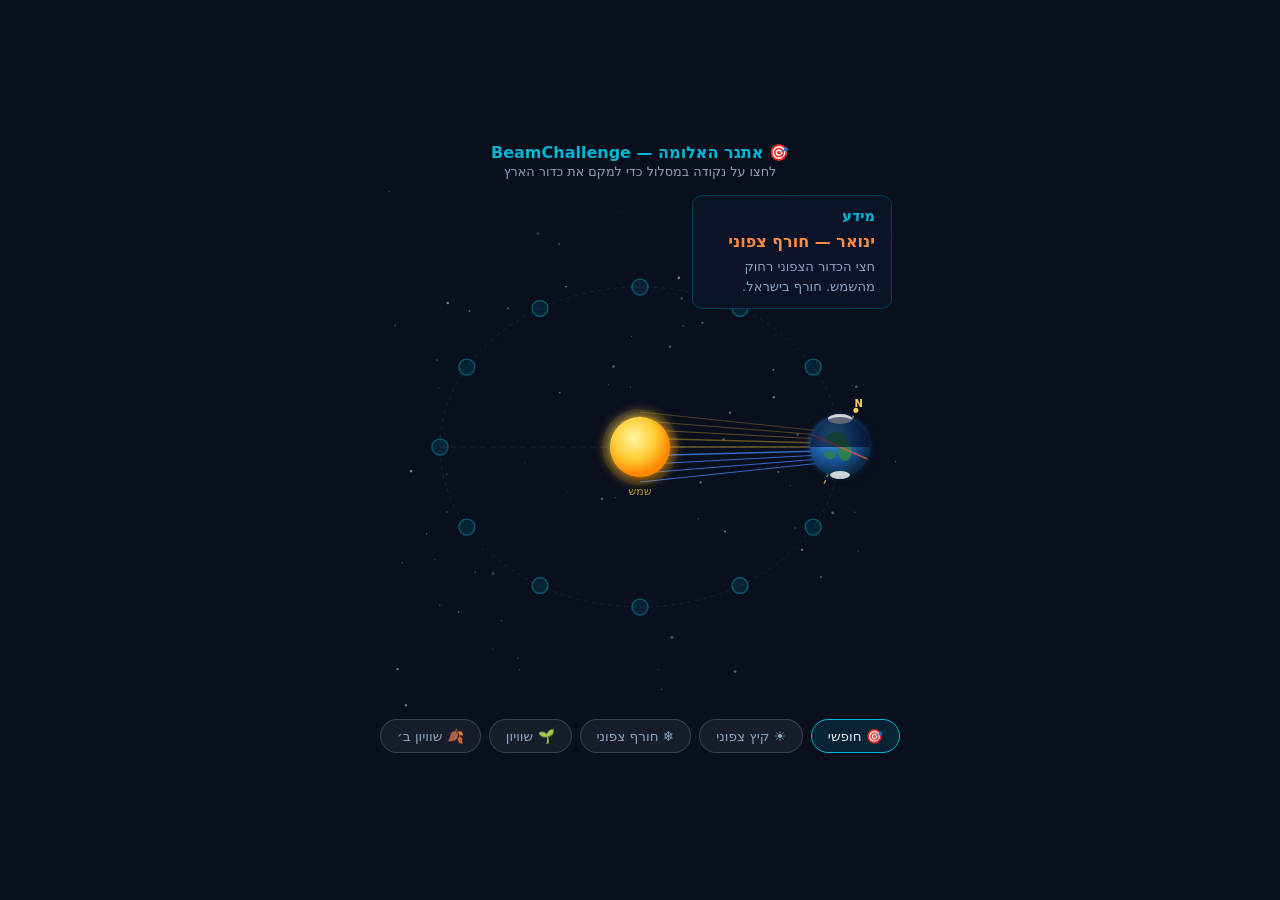
<file: assets/simulations/simulation-02.html>
<!DOCTYPE html>
<html lang="he" dir="rtl">
<head>
  <meta charset="UTF-8">
  <meta name="viewport" content="width=device-width, initial-scale=1.0">
  <title>אתגר האלומה — BeamChallenge</title>
  <style>
    * { box-sizing: border-box; margin: 0; padding: 0; }
    body {
      background: #0a0f1e;
      color: #e0e8f0;
      font-family: system-ui, -apple-system, Arial, sans-serif;
      direction: rtl;
      overflow: hidden;
      height: 100vh;
      user-select: none;
    }
    #app { width: 100vw; height: 100vh; display: flex; flex-direction: column; align-items: center; justify-content: center; }

    /* Orbit canvas area */
    #orbit-canvas-wrap {
      position: relative;
      width: min(90vw, 520px);
      height: min(90vw, 520px);
      max-height: 70vh;
    }
    svg#orbit-svg { width: 100%; height: 100%; }

    /* Info panel */
    #info-panel {
      position: absolute;
      top: 8px; right: 8px;
      background: rgba(10,20,40,0.9);
      border: 1px solid rgba(0,184,212,0.25);
      border-radius: 10px;
      padding: 12px 16px;
      font-size: 0.82rem;
      max-width: 200px;
      backdrop-filter: blur(8px);
    }
    #info-panel h3 { color: #00b8d4; font-size: 0.9rem; margin-bottom: 8px; }
    #info-season { font-size: 1rem; font-weight: 700; color: #ff8c42; margin: 6px 0; }
    #info-desc   { color: #8aa4c0; line-height: 1.5; }

    /* Challenge list */
    #challenges {
      display: flex;
      gap: 8px;
      flex-wrap: wrap;
      justify-content: center;
      padding: 12px;
      max-width: 560px;
    }
    .ch-btn {
      padding: 8px 16px;
      background: rgba(255,255,255,0.06);
      border: 1.5px solid rgba(255,255,255,0.15);
      border-radius: 20px;
      color: #8aa4c0;
      font-size: 0.85rem;
      cursor: pointer;
      transition: all 0.2s;
      font-family: inherit;
    }
    .ch-btn.active { border-color: #00b8d4; color: #e0e8f0; background: rgba(0,184,212,0.12); }
    .ch-btn.done   { border-color: #22c55e; color: #22c55e; background: rgba(34,197,94,0.08); }

    /* Title */
    #title-bar {
      text-align: center;
      padding: 8px;
    }
    #title-bar h1 { font-size: 1rem; color: #00b8d4; }
    #title-bar p  { font-size: 0.8rem; color: #8aa4c0; margin-top: 2px; }
  </style>
</head>
<body>
<div id="app">
  <div id="title-bar">
    <h1>🎯 אתגר האלומה — BeamChallenge</h1>
    <p>לחצו על נקודה במסלול כדי למקם את כדור הארץ</p>
  </div>

  <div id="orbit-canvas-wrap">
    <svg id="orbit-svg" viewBox="0 0 520 520" xmlns="http://www.w3.org/2000/svg">
      <defs>
        <!-- Earth gradient -->
        <radialGradient id="earthG" cx="38%" cy="32%" r="68%">
          <stop offset="0%"   stop-color="#4a9fd4"/>
          <stop offset="50%"  stop-color="#1e5fa8"/>
          <stop offset="100%" stop-color="#0a2844"/>
        </radialGradient>
        <!-- Sun gradient -->
        <radialGradient id="sunG" cx="40%" cy="35%" r="60%">
          <stop offset="0%"   stop-color="#fff5a0"/>
          <stop offset="60%"  stop-color="#ffcc33"/>
          <stop offset="100%" stop-color="#ff8800"/>
        </radialGradient>
        <!-- Sun glow filter -->
        <filter id="sunGlow" x="-50%" y="-50%" width="200%" height="200%">
          <feGaussianBlur stdDeviation="6" result="blur"/>
          <feMerge><feMergeNode in="blur"/><feMergeNode in="SourceGraphic"/></feMerge>
        </filter>
        <!-- Earth glow -->
        <filter id="earthGlow" x="-40%" y="-40%" width="180%" height="180%">
          <feGaussianBlur stdDeviation="3" result="blur"/>
          <feMerge><feMergeNode in="blur"/><feMergeNode in="SourceGraphic"/></feMerge>
        </filter>
        <!-- Beam gradient -->
        <linearGradient id="beamGrad" x1="0%" y1="0%" x2="100%" y2="0%" gradientUnits="userSpaceOnUse">
          <stop offset="0%"   stop-color="#ffcc33" stop-opacity="0.85"/>
          <stop offset="100%" stop-color="#ffcc33" stop-opacity="0"/>
        </linearGradient>
      </defs>

      <!-- Stars -->
      <g id="stars-layer" opacity="0.6"></g>

      <!-- Orbit ellipse -->
      <ellipse id="orbit-ellipse" cx="260" cy="260" rx="200" ry="160"
               fill="none" stroke="rgba(0,184,212,0.15)" stroke-width="1" stroke-dasharray="4,4"/>

      <!-- Orbit position markers -->
      <g id="orbit-markers"></g>

      <!-- Sun beams (background layer) -->
      <g id="beams-group"></g>

      <!-- Sun -->
      <circle cx="260" cy="260" r="38" fill="#ffcc33" opacity="0.15" filter="url(#sunGlow)"/>
      <circle cx="260" cy="260" r="30" fill="url(#sunG)" filter="url(#sunGlow)"/>
      <text x="260" y="308" text-anchor="middle" fill="#ffcc33" font-size="11" opacity="0.7">שמש</text>

      <!-- Ecliptic plane line -->
      <line x1="60" y1="260" x2="460" y2="260" stroke="rgba(200,200,255,0.1)" stroke-width="1" stroke-dasharray="6,4"/>

      <!-- Earth group -->
      <g id="earth-group" transform="translate(460,260)">
        <!-- Tilt axis (fixed direction — toward Polaris) -->
        <line id="tilt-axis" x1="0" y1="-45" x2="0" y2="45"
              stroke="rgba(255,210,96,0.7)" stroke-width="1.4" stroke-dasharray="4,3"/>
        <circle id="npole-dot" cx="0" cy="-40" r="2.5" fill="#ffd060"/>
        <text id="npole-label" x="0" y="-46" text-anchor="middle" fill="#ffd060" font-size="10" font-weight="bold">N</text>
        <!-- Earth body -->
        <circle r="30" fill="url(#earthG)" filter="url(#earthGlow)"/>
        <!-- Continents (simplified blobs) -->
        <ellipse cx="-4" cy="-8" rx="10" ry="7"  fill="#2d8a3e" opacity="0.8"/>
        <ellipse cx="5"  cy="4"  rx="7"  ry="10" fill="#2d8a3e" opacity="0.8"/>
        <ellipse cx="-10" cy="8" rx="6"  ry="4"  fill="#2d8a3e" opacity="0.7"/>
        <!-- Ice caps -->
        <ellipse cx="0" cy="-28" rx="12" ry="5" fill="white" opacity="0.8"/>
        <ellipse cx="0" cy="28"  rx="10" ry="4" fill="white" opacity="0.8"/>
        <!-- Equator line (updated dynamically to be perpendicular to tilt axis) -->
        <line id="equator-line" x1="-30" y1="0" x2="30" y2="0" stroke="rgba(255,80,80,0.7)" stroke-width="1.5"/>
        <!-- Night side overlay -->
        <path id="night-side" d="M 0,-30 A 30,30 0 0,0 0,30 Z"
              fill="rgba(0,0,20,0.55)"/>
        <!-- Season label -->
        <text id="earth-label" x="0" y="-38" text-anchor="middle" fill="#00b8d4" font-size="11" font-weight="bold"></text>
      </g>
    </svg>

    <!-- Info panel -->
    <div id="info-panel">
      <h3>מידע</h3>
      <div id="info-season">—</div>
      <div id="info-desc">לחצו על נקודה במסלול למיקום כדור הארץ</div>
    </div>
  </div>

  <!-- Challenge buttons -->
  <div id="challenges">
    <button class="ch-btn active" data-ch="0" onclick="setChallenge(0)">🎯 חופשי</button>
    <button class="ch-btn"        data-ch="1" onclick="setChallenge(1)">☀️ קיץ צפוני</button>
    <button class="ch-btn"        data-ch="2" onclick="setChallenge(2)">❄️ חורף צפוני</button>
    <button class="ch-btn"        data-ch="3" onclick="setChallenge(3)">🌱 שוויון</button>
    <button class="ch-btn"        data-ch="4" onclick="setChallenge(4)">🍂 שוויון ב׳</button>
  </div>
</div>

<script>
  const CX = 260, CY = 260, RX = 200, RY = 160;
  const TILT = -23.5 * Math.PI / 180;
  const AX23 = 23.5 * Math.PI / 180; // fixed axial tilt — axis always points the SAME way (upper-right)
  const NUM_MARKERS = 12;
  const SEASONS = [
    { angle: 0,   name: 'ינואר — חורף צפוני',     desc: 'חצי הכדור הצפוני רחוק מהשמש. חורף בישראל.',        beam: 'south' },
    { angle: 30,  name: 'פברואר',                  desc: 'חצי הכדור הצפוני מתחיל להתקרב.',                   beam: 'south' },
    { angle: 60,  name: 'מרץ — שוויון אביב',       desc: 'שוויון: 12 שעות אור בכל מקום.',                    beam: 'equator' },
    { angle: 90,  name: 'אפריל',                   desc: 'חצי הכדור הצפוני מתחמם.',                          beam: 'north' },
    { angle: 120, name: 'מאי',                     desc: 'מתקרבים לקיץ הצפוני.',                             beam: 'north' },
    { angle: 150, name: 'יוני — קיץ צפוני',        desc: 'קיצה קיץ! חצי הכדור הצפוני בשיא הנטייה לשמש.',    beam: 'north' },
    { angle: 180, name: 'יולי',                    desc: 'שיא הקיץ בצפון. שמש חצות בקוטב הצפוני.',           beam: 'north' },
    { angle: 210, name: 'אוגוסט',                  desc: 'קיץ בצפון — עדיין חם.',                            beam: 'north' },
    { angle: 240, name: 'ספטמבר — שוויון סתיו',   desc: 'שוויון: 12 שעות אור בכל מקום שוב.',               beam: 'equator' },
    { angle: 270, name: 'אוקטובר',                 desc: 'הצפון מתקרר, הדרום מתחמם.',                       beam: 'south' },
    { angle: 300, name: 'נובמבר',                  desc: 'מתקרבים לחורף הצפוני.',                           beam: 'south' },
    { angle: 330, name: 'דצמבר — קיצה חורף',       desc: 'קיצה חורף! הדרום בנטייה מרבית לשמש.',             beam: 'south' },
  ];

  const CHALLENGES = [
    null,
    { idx: 5,  correct: [5,6,7],  hint: 'מקמו בין אפריל ליולי', doneMsg: '✅ נכון! חצי הכדור הצפוני פונה לשמש' },
    { idx: 11, correct: [0,1,11], hint: 'מקמו בין אוקטובר לינואר', doneMsg: '✅ נכון! חצי הכדור הדרומי פונה לשמש' },
    { idx: 2,  correct: [2],      hint: 'מצאו את שוויון האביב', doneMsg: '✅ נכון! האלומה על קו המשווה' },
    { idx: 8,  correct: [8],      hint: 'מצאו את שוויון הסתיו', doneMsg: '✅ נכון! שוויון הסתיו' },
  ];

  let currentMarker = 0;
  let currentChallenge = 0;

  function orbitPos(angleDeg) {
    const a = angleDeg * Math.PI / 180;
    return { x: CX + RX * Math.cos(a), y: CY - RY * Math.sin(a) };
  }

  function buildStars() {
    const g = document.getElementById('stars-layer');
    let h = '';
    for (let i = 0; i < 80; i++) {
      const x = Math.random() * 520;
      const y = Math.random() * 520;
      const r = Math.random() * 1.2 + 0.3;
      const op = Math.random() * 0.6 + 0.2;
      h += `<circle cx="${x.toFixed(1)}" cy="${y.toFixed(1)}" r="${r}" fill="white" opacity="${op.toFixed(2)}"/>`;
    }
    g.innerHTML = h;
  }

  function buildMarkers() {
    const g = document.getElementById('orbit-markers');
    let h = '';
    for (let i = 0; i < NUM_MARKERS; i++) {
      const s = SEASONS[i];
      const p = orbitPos(s.angle);
      h += `<circle class="orbit-marker" cx="${p.x.toFixed(1)}" cy="${p.y.toFixed(1)}"
             r="8" fill="rgba(0,184,212,0.12)" stroke="rgba(0,184,212,0.4)" stroke-width="1.5"
             style="cursor:pointer" onclick="selectMarker(${i})" data-idx="${i}"/>`;
    }
    g.innerHTML = h;
  }

  function updateEarth(idx) {
    const s = SEASONS[idx];
    const p = orbitPos(s.angle);
    const eg = document.getElementById('earth-group');

    /* Position */
    eg.setAttribute('transform', `translate(${p.x.toFixed(1)},${p.y.toFixed(1)})`);

    /* Tilt axis — ALWAYS fixed: points upper-right at 23.5° (toward Polaris).
       The axis keeps the SAME screen direction at every orbital position —
       that fixed direction is exactly what creates the seasons. */
    const axDirX = Math.sin(AX23), axDirY = -Math.cos(AX23); // N-pole end (upper-right, SVG y-down)
    const tl = document.getElementById('tilt-axis');
    tl.setAttribute('x1', (-axDirX * 40).toFixed(1));
    tl.setAttribute('y1', (-axDirY * 40).toFixed(1));
    tl.setAttribute('x2', ( axDirX * 40).toFixed(1));
    tl.setAttribute('y2', ( axDirY * 40).toFixed(1));

    /* North-pole marker follows the fixed axis direction */
    const np = document.getElementById('npole-dot');
    np.setAttribute('cx', (axDirX * 40).toFixed(1));
    np.setAttribute('cy', (axDirY * 40).toFixed(1));
    const npl = document.getElementById('npole-label');
    npl.setAttribute('x', (axDirX * 47).toFixed(1));
    npl.setAttribute('y', (axDirY * 47 + 3).toFixed(1));

    /* Equator — perpendicular to the fixed tilt axis (a fixed 23.5° tilt) */
    const eqDX = Math.cos(AX23), eqDY = Math.sin(AX23);
    const eq = document.getElementById('equator-line');
    eq.setAttribute('x1', ( eqDX * 30).toFixed(1));
    eq.setAttribute('y1', ( eqDY * 30).toFixed(1));
    eq.setAttribute('x2', (-eqDX * 30).toFixed(1));
    eq.setAttribute('y2', (-eqDY * 30).toFixed(1));

    /* Night side: always faces away from sun (sun is at CX,CY) */
    const toSunAngle = Math.atan2(CY - p.y, CX - p.x);
    const ns = document.getElementById('night-side');
    const na = toSunAngle + Math.PI / 2;
    ns.setAttribute('d', `M ${(Math.cos(toSunAngle + Math.PI) * 30).toFixed(1)},${(Math.sin(toSunAngle + Math.PI) * 30).toFixed(1)} A 30,30 0 0,0 ${(Math.cos(toSunAngle) * 30).toFixed(1)},${(Math.sin(toSunAngle) * 30).toFixed(1)} Z`);

    /* Label */
    document.getElementById('earth-label').textContent = '';

    /* Draw beams */
    drawBeams(p, s.beam);

    /* Update info */
    document.getElementById('info-season').textContent = s.name;
    document.getElementById('info-desc').textContent   = s.desc;

    /* Highlight active marker */
    document.querySelectorAll('.orbit-marker').forEach((m, i) => {
      m.setAttribute('fill', i === idx ? 'rgba(0,184,212,0.5)' : 'rgba(0,184,212,0.12)');
      m.setAttribute('stroke', i === idx ? '#00b8d4' : 'rgba(0,184,212,0.4)');
      m.setAttribute('r', i === idx ? '10' : '8');
    });

    /* Check challenge */
    if (currentChallenge > 0) checkChallenge(idx);
  }

  function drawBeams(earthPos, beamType, axisAngle) {
    const g = document.getElementById('beams-group');
    let beams = '';
    const numBeams = 9;
    const spreadPx = 70;

    /* Perpendicular to sun-earth vector */
    const dx = earthPos.x - CX, dy = earthPos.y - CY;
    const dist = Math.sqrt(dx * dx + dy * dy);
    const ux = dx / dist, uy = dy / dist;
    const px = -uy, py = ux; /* perpendicular */

    for (let i = 0; i < numBeams; i++) {
      const t = (i / (numBeams - 1)) - 0.5;
      const offsetX = t * spreadPx * px;
      const offsetY = t * spreadPx * py;
      const startX = (CX + offsetX).toFixed(1);
      const startY = (CY + offsetY).toFixed(1);
      const endX   = (earthPos.x + offsetX * 0.4).toFixed(1);
      const endY   = (earthPos.y + offsetY * 0.4).toFixed(1);

      /* Color based on where beam hits */
      let color = '#ffcc33';
      let opacity = 0.5;
      const absT = Math.abs(t);

      if (beamType === 'north' && t < 0)          { color = '#ff4444'; opacity = 0.75; }
      else if (beamType === 'south' && t > 0)     { color = '#4488ff'; opacity = 0.75; }
      else if (beamType === 'equator' && absT < 0.15) { color = '#ff8c42'; opacity = 0.9; }
      else { opacity = 0.25 + (0.5 - absT) * 0.3; }

      beams += `<line x1="${startX}" y1="${startY}" x2="${endX}" y2="${endY}"
                  stroke="${color}" stroke-width="${1.5 - absT}" opacity="${opacity}"/>`;
    }
    g.innerHTML = beams;
  }

  function selectMarker(idx) {
    currentMarker = idx;
    updateEarth(idx);
  }

  function setChallenge(ch) {
    currentChallenge = ch;
    document.querySelectorAll('.ch-btn').forEach((b, i) => {
      b.classList.toggle('active', i === ch);
    });
    if (ch > 0 && CHALLENGES[ch]) {
      document.getElementById('info-desc').textContent = CHALLENGES[ch].hint;
    }
  }

  function checkChallenge(idx) {
    const ch = CHALLENGES[currentChallenge];
    if (!ch) return;
    if (ch.correct.includes(idx)) {
      document.getElementById('info-desc').textContent = ch.doneMsg;
      document.querySelector(`[data-ch="${currentChallenge}"]`).classList.add('done');
    }
  }

  /* Init */
  buildStars();
  buildMarkers();
  updateEarth(0);

  /* Click on SVG orbit area */
  document.getElementById('orbit-svg').addEventListener('click', function(e) {
    const rect = this.getBoundingClientRect();
    const sx = (e.clientX - rect.left) / rect.width  * 520;
    const sy = (e.clientY - rect.top)  / rect.height * 520;
    /* Find nearest marker */
    let best = 0, bestDist = Infinity;
    SEASONS.forEach((s, i) => {
      const p = orbitPos(s.angle);
      const d = (sx - p.x) ** 2 + (sy - p.y) ** 2;
      if (d < bestDist) { bestDist = d; best = i; }
    });
    if (bestDist < 40 * 40) selectMarker(best);
  });
</script>
</body>
</html>
</file>
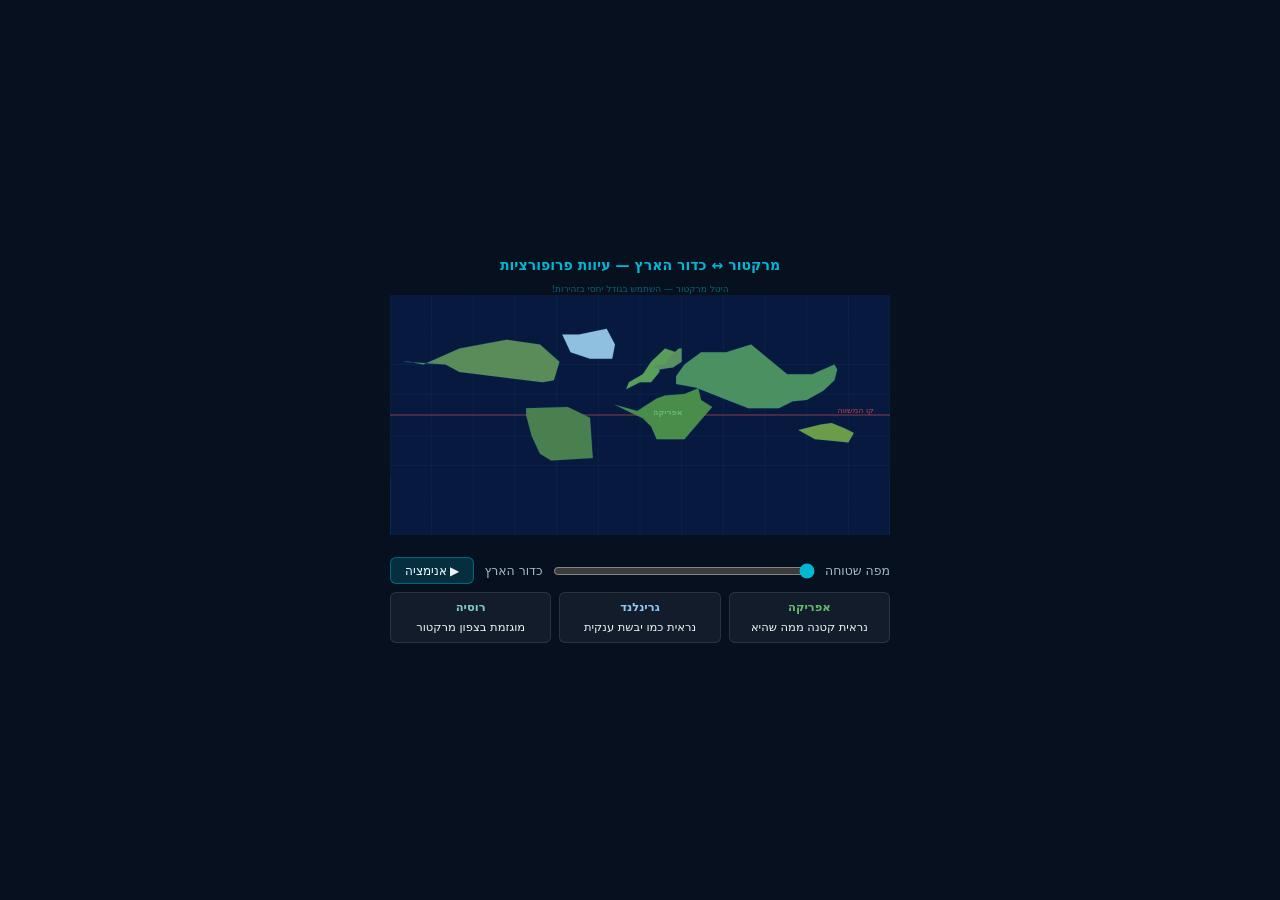
<file: assets/simulations/simulation-03.html>
<!DOCTYPE html>
<html lang="he" dir="rtl">
<head>
<meta charset="UTF-8">
<meta name="viewport" content="width=device-width, initial-scale=1.0">
<title>מרקטור → כדור הארץ — עיוות הפרופורציות</title>
<style>
* { margin:0; padding:0; box-sizing:border-box; }
body {
  background:#07101f;
  color:#f0f4f8;
  font-family:system-ui,sans-serif;
  height:100vh;
  display:flex;
  flex-direction:column;
  align-items:center;
  justify-content:center;
  gap:8px;
  overflow:hidden;
  padding:8px;
}
h2 { font-size:.88rem; color:#00b8d4; text-align:center; }
canvas { display:block; cursor:col-resize; max-width:100%; height:auto; }
.slider-row {
  display:flex; align-items:center; gap:10px;
  width:100%; max-width:500px;
}
.slider-row label { font-size:.78rem; color:#a8b8cc; white-space:nowrap; }
#morph-slider { flex:1; accent-color:#00b8d4; }
.btn-auto {
  background:rgba(0,184,212,.18);
  border:1px solid rgba(0,184,212,.4);
  color:#f0f4f8; padding:5px 14px;
  border-radius:6px; font-size:.78rem; cursor:pointer;
}
.btn-auto:hover { background:rgba(0,184,212,.32); }
.fact-row {
  display:flex; gap:8px;
  width:100%; max-width:500px;
  font-size:.72rem;
}
.fc2 {
  flex:1;
  background:rgba(255,255,255,.05);
  border:1px solid rgba(255,255,255,.1);
  border-radius:6px; padding:6px 10px;
  text-align:center; line-height:1.5;
}
.fc2 strong { display:block; margin-bottom:2px; }
</style>
</head>
<body>
<h2>מרקטור ↔ כדור הארץ — עיוות פרופורציות</h2>

<canvas id="cv" width="500" height="268"></canvas>

<div class="slider-row">
  <label>מפה שטוחה</label>
  <input type="range" id="morph-slider" min="0" max="100" value="0" step="1">
  <label>כדור הארץ</label>
  <button class="btn-auto" id="btn-auto">▶ אנימציה</button>
</div>

<div class="fact-row">
  <div class="fc2" id="fc-africa">
    <strong style="color:#66bb6a">אפריקה</strong>
    <span id="africa-txt">נראית קטנה ממה שהיא</span>
  </div>
  <div class="fc2" id="fc-greenland">
    <strong style="color:#90caf9">גרינלנד</strong>
    <span id="greenland-txt">נראית כמו יבשת ענקית</span>
  </div>
  <div class="fc2" id="fc-russia">
    <strong style="color:#80cbc4">רוסיה</strong>
    <span id="russia-txt">מוגזמת בצפון מרקטור</span>
  </div>
</div>

<script>
const canvas = document.getElementById('cv');
const ctx    = canvas.getContext('2d');
const W = 500, H = 268;

// Globe center and radius
const GCX = W * 0.72, GCY = H * 0.48, GR = 90;

// World map polygons in [lon, lat] degrees
// Lon: -180 to 180, Lat: -90 to 90
// Simplified but recognizable shapes
const CONTINENTS = [
  {
    name:'Africa', color:'#4a8c4a',
    pts:[[-18,15],[-8,5],[2,-5],[8,-17],[12,-34],[32,-34],[42,-12],[52,12],[44,22],[42,37],[32,30],[18,28],[12,24],[-2,6],[-18,15]]
  },
  {
    name:'Europe', color:'#5a9e5a',
    pts:[[-10,36],[0,44],[8,44],[14,54],[14,58],[24,58],[26,68],[18,70],[8,62],[2,52],[-8,44],[-10,36]]
  },
  {
    name:'Asia', color:'#4a9060',
    pts:[[26,42],[40,38],[60,24],[78,10],[100,10],[110,20],[120,22],[132,34],[140,46],[142,56],[140,60],[124,52],[106,52],[80,72],[62,68],[44,68],[32,60],[26,50],[26,42]]
  },
  {
    name:'NorthAmerica', color:'#5a8c5a',
    pts:[[-170,62],[-140,60],[-130,54],[-82,46],[-70,44],[-62,46],[-58,62],[-72,72],[-96,74],[-130,70],[-156,60],[-166,62],[-170,62]]
  },
  {
    name:'SouthAmerica', color:'#4a8050',
    pts:[[-82,10],[-52,12],[-36,-4],[-34,-54],[-64,-56],[-72,-50],[-78,-30],[-82,0],[-82,10]]
  },
  {
    name:'Australia', color:'#6a9c4a',
    pts:[[114,-22],[122,-18],[130,-14],[138,-12],[148,-20],[154,-26],[150,-38],[138,-36],[126,-34],[114,-22]]
  },
  {
    name:'Greenland', color:'#90c0e0',
    pts:[[-44,76],[-24,78],[-18,72],[-20,64],[-36,64],[-50,68],[-56,76],[-44,76]]
  },
  {
    name:'Antarctica', color:'#cce0ee',
    pts:[[-180,-68],[180,-68],[180,-90],[-180,-90],[-180,-68]]
  },
  {
    name:'Scandinavia', color:'#5a9060',
    pts:[[10,58],[14,60],[18,60],[22,66],[28,70],[30,70],[30,62],[24,58],[14,56],[10,58]]
  },
];

// Graticule lines
const LONLINES = [-180,-150,-120,-90,-60,-30,0,30,60,90,120,150,180];
const LATLINES = [-60,-30,0,30,60];

// ── Projections ──

// Mercator: map entire world to a W×mapH area
const MAP_Y0 = 14;    // top of map on canvas
const MAP_H  = H - 28; // map height
const MAP_W  = W;

function mercLat(lat) {
  // Clamp to avoid infinity
  const clamped = Math.max(-85, Math.min(85, lat));
  const latR = clamped * Math.PI / 180;
  const sinL = Math.sin(latR);
  return Math.log((1 + sinL) / (1 - sinL)) / 2;
}

// Mercator total y range for ±85°
const mercMax = mercLat(85);
const mercMin = mercLat(-85);

function toMercator(lon, lat) {
  const x = (lon + 180) / 360 * MAP_W;
  const my = mercLat(lat);
  const y  = MAP_Y0 + (1 - (my - mercMin) / (mercMax - mercMin)) * MAP_H;
  return [x, y];
}

// Globe orthographic projection (side view, lon0=15, lat0=20)
const GLOBE_LON0 = 20, GLOBE_LAT0 = 15;
const GL0 = GLOBE_LON0 * Math.PI / 180;
const GL1 = GLOBE_LAT0 * Math.PI / 180;

function toGlobe(lon, lat) {
  const lam  = lon * Math.PI / 180;
  const phi  = lat * Math.PI / 180;
  // Orthographic projection
  const c    = Math.sin(GL1)*Math.sin(phi) + Math.cos(GL1)*Math.cos(phi)*Math.cos(lam - GL0);
  if (c < 0) return null; // behind the globe
  const x = GR * Math.cos(phi) * Math.sin(lam - GL0);
  const y = GR * (Math.cos(GL1)*Math.sin(phi) - Math.sin(GL1)*Math.cos(phi)*Math.cos(lam - GL0));
  return [GCX + x, GCY - y];
}

function lerp(a, b, t) { return a + (b - a) * t; }

function project(lon, lat, t) {
  const [mx, my] = toMercator(lon, lat);
  const gp = toGlobe(lon, lat);
  // In flat-map mode show all points; in globe mode hide back-facing
  if (!gp) return t < 0.5 ? [mx, my] : null;
  return [lerp(mx, gp[0], t), lerp(my, gp[1], t)];
}

// Draw a continent polygon
function drawContinent(cont, t) {
  const pts = cont.pts;
  const projected = pts.map(([lon, lat]) => project(lon, lat, t)).filter(Boolean);
  if (projected.length < 3) return;

  ctx.beginPath();
  ctx.moveTo(projected[0][0], projected[0][1]);
  for (let i = 1; i < projected.length; i++) {
    // Skip huge jumps (wrap-around)
    const dx = Math.abs(projected[i][0] - projected[i-1][0]);
    if (dx > 150 && t < 0.1) { ctx.moveTo(projected[i][0], projected[i][1]); continue; }
    ctx.lineTo(projected[i][0], projected[i][1]);
  }
  ctx.closePath();
  ctx.fillStyle = cont.color;
  ctx.fill();
  ctx.strokeStyle = 'rgba(0,184,212,0.2)';
  ctx.lineWidth   = 0.6;
  ctx.stroke();
}

// Draw graticule
function drawGraticule(t) {
  ctx.strokeStyle = t > 0.5 ? 'rgba(0,184,212,0.15)' : 'rgba(0,184,212,0.12)';
  ctx.lineWidth   = 0.6;

  // Longitude lines
  LONLINES.forEach(lon => {
    let started = false;
    for (let lat = -85; lat <= 85; lat += 5) {
      const p = project(lon, lat, t);
      if (!p) { started = false; continue; }
      if (!started) { ctx.beginPath(); ctx.moveTo(p[0], p[1]); started = true; }
      else ctx.lineTo(p[0], p[1]);
    }
    if (started) ctx.stroke();
  });

  // Latitude lines
  LATLINES.forEach(lat => {
    let started = false;
    for (let lon = -180; lon <= 180; lon += 3) {
      const p = project(lon, lat, t);
      if (!p) { started = false; continue; }
      if (!started) { ctx.beginPath(); ctx.moveTo(p[0], p[1]); started = true; }
      else ctx.lineTo(p[0], p[1]);
    }
    if (started) ctx.stroke();
  });
}

// Draw equator
function drawEquator(t) {
  ctx.strokeStyle = 'rgba(255,80,80,0.5)';
  ctx.lineWidth   = 1.2;
  let started = false;
  for (let lon = -180; lon <= 180; lon += 2) {
    const p = project(lon, 0, t);
    if (!p) { started = false; continue; }
    if (!started) { ctx.beginPath(); ctx.moveTo(p[0], p[1]); started = true; }
    else ctx.lineTo(p[0], p[1]);
  }
  if (started) ctx.stroke();
}

// Globe background (ocean)
function drawGlobeOcean(t) {
  if (t < 0.02) return;
  const a = Math.min(1, t * 2);
  ctx.save();
  ctx.beginPath(); ctx.arc(GCX, GCY, GR, 0, Math.PI*2); ctx.clip();
  const og = ctx.createRadialGradient(GCX-25, GCY-20, 5, GCX, GCY, GR);
  og.addColorStop(0,   `rgba(100,210,255,${a})`);
  og.addColorStop(0.5, `rgba(20,100,190,${a})`);
  og.addColorStop(1,   `rgba(5,30,90,${a})`);
  ctx.fillStyle = og;
  ctx.fillRect(GCX-GR-2, GCY-GR-2, 2*(GR+2), 2*(GR+2));
  ctx.restore();

  // Atmosphere glow
  if (t > 0.4) {
    const atmA = Math.min(0.3, (t - 0.4) * 0.5);
    const atm = ctx.createRadialGradient(GCX, GCY, GR-2, GCX, GCY, GR+14);
    atm.addColorStop(0, `rgba(80,180,255,${atmA})`);
    atm.addColorStop(1, 'transparent');
    ctx.fillStyle = atm;
    ctx.beginPath(); ctx.arc(GCX, GCY, GR+14, 0, Math.PI*2); ctx.fill();
  }
}

// Map ocean background
function drawMapOcean(t) {
  if (t > 0.98) return;
  const a = Math.min(1, (1 - t) * 2);
  ctx.fillStyle = `rgba(10,30,80,${a * 0.65})`;
  ctx.fillRect(0, MAP_Y0, MAP_W, MAP_H);
}

function renderLabels(t) {
  // Equator label
  const eqP = project(140, 0, t);
  if (eqP) {
    ctx.font = '8px system-ui';
    ctx.fillStyle = 'rgba(255,80,80,0.75)';
    ctx.textAlign = 'left';
    if (t < 0.5) ctx.fillText('קו המשווה', eqP[0] + 3, eqP[1] - 2);
  }

  // "Flat map" label
  if (t < 0.3) {
    ctx.font = '9px system-ui';
    ctx.fillStyle = 'rgba(0,184,212,0.5)';
    ctx.textAlign = 'center';
    ctx.fillText('היטל מרקטור — השתמש בגודל יחסי בזהירות!', W/2, MAP_Y0 - 3);
  }

  // Greenland vs Africa size annotation
  const grnP = project(-42, 72, t);
  const afP  = project(20,  0,  t);
  if (t < 0.2 && grnP && afP) {
    ctx.font = 'bold 8px system-ui';
    ctx.fillStyle = '#90c0e0';
    ctx.textAlign = 'center';
    ctx.fillText('גרינלנד', grnP[0], grnP[1]);
    ctx.fillStyle = '#66bb6a';
    ctx.fillText('אפריקה', afP[0], afP[1]);
  }
}

let morphT = 0;
let autoDir = 0;
let animId;

function render() {
  ctx.clearRect(0, 0, W, H);
  ctx.fillStyle = '#07101f';
  ctx.fillRect(0, 0, W, H);

  // Stars (visible when globing)
  if (morphT > 0.1) {
    if (!render._stars) {
      render._stars = Array.from({length:50}, () =>
        [Math.random()*W, Math.random()*H, Math.random()*1.1+0.3]);
    }
    const sa = Math.min(0.45, morphT * 0.6);
    ctx.fillStyle = `rgba(255,255,255,${sa})`;
    render._stars.forEach(([x,y,r]) => {
      ctx.beginPath(); ctx.arc(x, y, r, 0, Math.PI*2); ctx.fill();
    });
  }

  drawMapOcean(morphT);
  drawGlobeOcean(morphT);

  // Globe outline (when morphing)
  if (morphT > 0.05) {
    ctx.strokeStyle = `rgba(0,184,212,${Math.min(0.5, morphT * 0.6)})`;
    ctx.lineWidth   = 1.5;
    ctx.beginPath(); ctx.arc(GCX, GCY, GR, 0, Math.PI*2); ctx.stroke();
  }

  drawGraticule(morphT);
  drawEquator(morphT);

  // Clip to globe when mostly morphed
  if (morphT > 0.6) {
    ctx.save();
    ctx.beginPath(); ctx.arc(GCX, GCY, GR, 0, Math.PI*2); ctx.clip();
    CONTINENTS.forEach(c => drawContinent(c, morphT));
    ctx.restore();
  } else {
    CONTINENTS.forEach(c => drawContinent(c, morphT));
  }

  renderLabels(morphT);

  // Info cards update
  const flat = morphT < 0.3;
  const globe = morphT > 0.7;
  document.getElementById('africa-txt').textContent   = globe ? 'גדולה ×14 מגרינלנד!' : flat ? 'נראית קטנה ממה שהיא' : 'מתרחבת לגודל האמיתי';
  document.getElementById('greenland-txt').textContent = globe ? 'גודל אמיתי: ~14% מאפריקה' : flat ? 'נראית כמו יבשת ענקית' : 'מתכווצת לגודל האמיתי';
  document.getElementById('russia-txt').textContent   = globe ? 'גדולה, אך לא 2× כאמריקה' : flat ? 'מוגזמת בצפון מרקטור' : 'מסתגלת לפרופורציה נכונה';

  if (autoDir !== 0) {
    morphT = Math.max(0, Math.min(1, morphT + autoDir * 0.008));
    if (morphT >= 1) autoDir = -1;
    if (morphT <= 0) autoDir = 1;
    document.getElementById('morph-slider').value = Math.round(morphT * 100);
    animId = requestAnimationFrame(render);
  }
}

render();

document.getElementById('morph-slider').addEventListener('input', function() {
  morphT = parseInt(this.value) / 100;
  autoDir = 0;
  document.getElementById('btn-auto').textContent = '▶ אנימציה';
  render();
});

document.getElementById('btn-auto').addEventListener('click', function() {
  if (autoDir !== 0) {
    autoDir = 0;
    this.textContent = '▶ אנימציה';
    if (animId) cancelAnimationFrame(animId);
  } else {
    autoDir = morphT >= 0.95 ? -1 : 1;
    this.textContent = '⏸ עצור';
    requestAnimationFrame(render);
  }
});
</script>
</body>
</html>
</file>
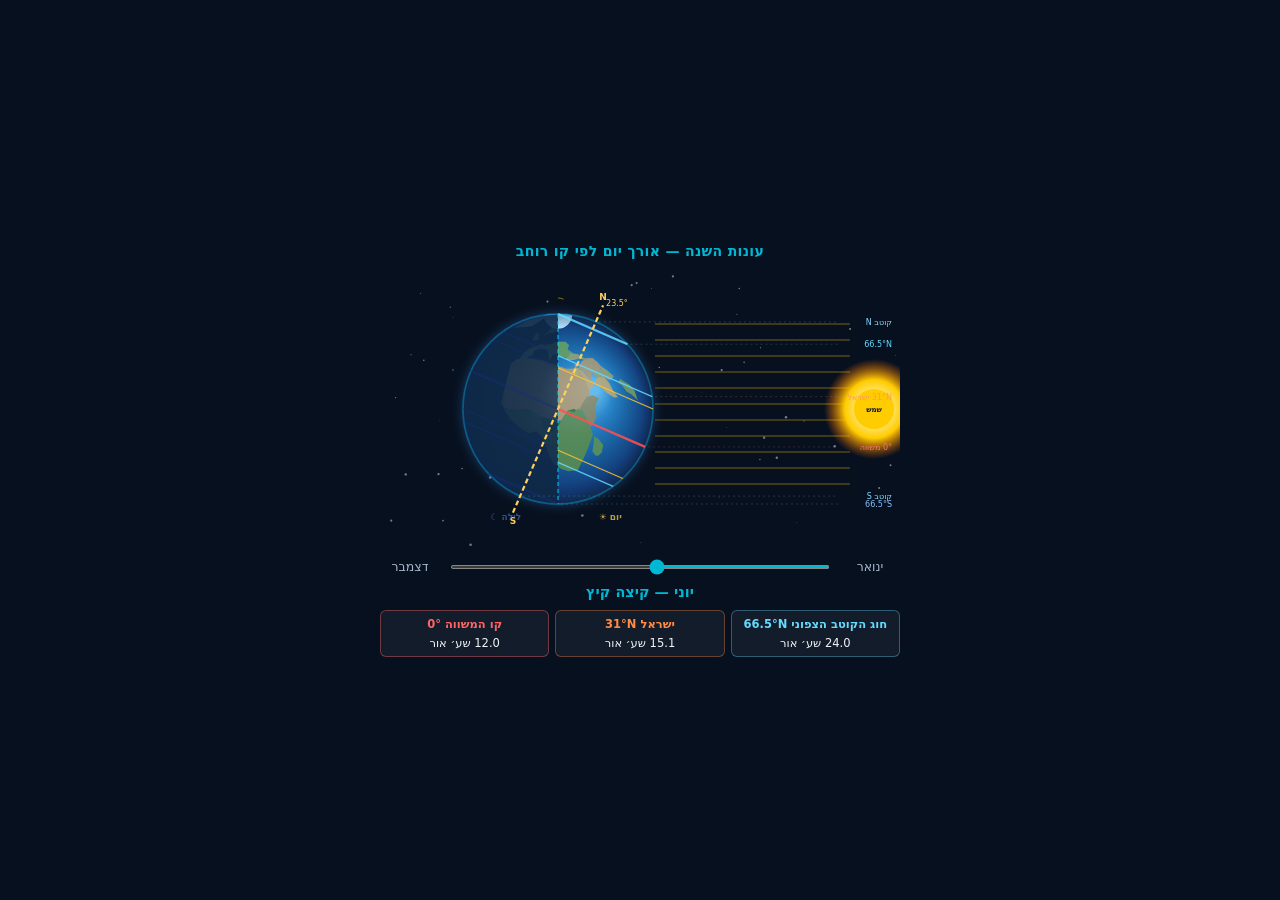
<file: assets/simulations/simulation-04.html>
<!DOCTYPE html>
<html lang="he" dir="rtl">
<head>
<meta charset="UTF-8">
<meta name="viewport" content="width=device-width, initial-scale=1.0">
<title>עונות השנה — אורך יום לפי קו רוחב</title>
<style>
* { margin:0; padding:0; box-sizing:border-box; }
body {
  background:#07101f; color:#f0f4f8;
  font-family:system-ui,sans-serif;
  height:100vh; display:flex; flex-direction:column;
  align-items:center; justify-content:center;
  gap:10px; overflow:hidden; padding:8px;
}
h2 { font-size:.88rem; color:#00b8d4; text-align:center; letter-spacing:.02em; }
canvas { display:block; max-width:100%; height:auto; }
.slider-row {
  display:flex; align-items:center; gap:10px;
  width:100%; max-width:520px;
}
.slider-row label { font-size:.78rem; color:#a8b8cc; white-space:nowrap; min-width:60px; text-align:center; }
#month-slider { flex:1; accent-color:#00b8d4; height:4px; }
.month-name { font-size:.9rem; font-weight:700; color:#00b8d4; text-align:center; min-width:140px; }
.key-info {
  display:grid; grid-template-columns:repeat(3,1fr); gap:6px;
  width:100%; max-width:520px; font-size:.72rem;
}
.ki {
  background:rgba(255,255,255,.05); border:1px solid rgba(255,255,255,.1);
  border-radius:6px; padding:5px 8px; text-align:center; line-height:1.4;
}
.ki strong { display:block; margin-bottom:2px; }
.ki.polar   { border-color:rgba(100,220,255,.35); }
.ki.polar   strong { color:#64dcff; }
.ki.israel  { border-color:rgba(255,140,66,.35); }
.ki.israel  strong { color:#ff8c42; }
.ki.equator { border-color:rgba(255,100,100,.4); }
.ki.equator strong { color:#ff6464; }
</style>
</head>
<body>
<h2>עונות השנה — אורך יום לפי קו רוחב</h2>
<canvas id="cv" width="520" height="280"></canvas>
<div class="slider-row">
  <label>ינואר</label>
  <input type="range" id="month-slider" min="0" max="11" value="5" step="1">
  <label>דצמבר</label>
</div>
<div class="month-name" id="mname">יוני — קיצה קיץ</div>
<div class="key-info">
  <div class="ki polar">
    <strong id="lbl-arctic">חוג הקוטב הצפוני 66.5°N</strong>
    <span id="val-arctic">24 שע׳ אור</span>
  </div>
  <div class="ki israel">
    <strong>ישראל 31°N</strong>
    <span id="val-israel">14.6 שע׳ אור</span>
  </div>
  <div class="ki equator">
    <strong>קו המשווה 0°</strong>
    <span id="val-equator">12 שע׳ אור</span>
  </div>
</div>

<script>
const canvas = document.getElementById('cv');
const ctx    = canvas.getContext('2d');
const W = 520, H = 280;
const R  = 95, ECX = 178, ECY = H/2;

// Earth axis — ALWAYS upper-right at 23.5°
const TILT = 23.5 * Math.PI / 180;
const sinT = Math.sin(TILT), cosT = Math.cos(TILT);

// Africa-centered orthographic projection (20°E, 5°N)
const VL = 20*Math.PI/180, VB = 5*Math.PI/180;
const sVB = Math.sin(VB), cVB = Math.cos(VB);

function proj(lonDeg, latDeg) {
  const lo = lonDeg*Math.PI/180, la = latDeg*Math.PI/180;
  const c = sVB*Math.sin(la) + cVB*Math.cos(la)*Math.cos(lo-VL);
  if (c < 0) return null;
  return [ECX + R*Math.cos(la)*Math.sin(lo-VL),
          ECY - R*(cVB*Math.sin(la) - sVB*Math.cos(la)*Math.cos(lo-VL))];
}

function fillR(pts, color) {
  ctx.beginPath(); let first=true;
  for (const [lo,la] of pts) {
    const p=proj(lo,la); if(!p) continue;
    first?ctx.moveTo(p[0],p[1]):ctx.lineTo(p[0],p[1]); first=false;
  }
  ctx.closePath(); ctx.fillStyle=color; ctx.fill();
}

const REGIONS = [
  {c:'#be8f4a',pts:[[-16,33],[-12,36],[-2,37],[8,36],[17,33],[26,30],[33,30],[38,28],[40,22],[40,13],[38,8],[32,3],[30,0],[24,-2],[16,-2],[10,0],[5,3],[0,5],[-5,4],[-10,4],[-15,5],[-17,8],[-16,16],[-16,33]]},
  {c:'#4a8028',pts:[[-16,16],[-15,5],[-10,4],[-5,4],[0,5],[5,3],[10,0],[10,-5],[6,-9],[2,-10],[-2,-8],[-6,-5],[-10,-2],[-14,3],[-16,8],[-16,16]]},
  {c:'#245e18',pts:[[10,0],[16,-1],[22,-3],[28,-1],[32,3],[30,5],[26,4],[22,-2],[20,-6],[17,-9],[13,-8],[10,-5],[10,0]]},
  {c:'#8a7838',pts:[[32,3],[35,8],[38,12],[42,13],[46,11],[44,8],[43,3],[44,0],[42,-4],[40,-6],[38,-2],[35,4],[32,5],[30,3],[32,3]]},
  {c:'#588028',pts:[[10,-5],[13,-8],[17,-9],[20,-6],[22,-2],[26,4],[30,3],[32,5],[35,4],[38,-2],[40,-6],[42,-11],[40,-18],[38,-25],[35,-35],[28,-36],[22,-34],[17,-30],[14,-24],[12,-17],[10,-12],[7,-9],[5,-6],[3,-2],[5,3],[10,0],[10,-5]]},
  {c:'#c8a050',pts:[[35,30],[37,28],[40,24],[43,21],[48,18],[52,14],[57,11],[60,11],[57,15],[55,20],[52,24],[47,24],[45,22],[43,18],[40,16],[38,22],[35,28],[35,30]]},
  {c:'#b09055',pts:[[32,30],[36,33],[38,35],[42,37],[47,37],[50,34],[52,31],[50,28],[47,27],[44,28],[42,22],[40,24],[38,28],[35,30],[35,33],[32,33],[32,30]]},
  {c:'#c0a050',pts:[[30,29],[32,31],[35,30],[34,26],[31,25],[30,29]]},
  {c:'#689840',pts:[[-10,36],[-8,38],[-5,42],[-3,44],[0,46],[5,48],[8,47],[10,48],[14,48],[18,50],[22,50],[27,50],[30,47],[28,44],[32,41],[28,38],[24,38],[22,38],[20,38],[18,40],[16,40],[14,36],[13,38],[11,44],[8,44],[5,44],[0,43],[-3,43],[-7,40],[-8,38],[-10,36]]},
  {c:'#8a9c48',pts:[[-10,36],[-9,39],[-8,41],[-5,44],[0,46],[0,43],[0,40],[-3,38],[-5,36],[-8,36],[-10,36]]},
  {c:'#989a56',pts:[[26,38],[28,38],[30,41],[36,40],[40,37],[42,37],[40,36],[36,37],[32,36],[28,36],[26,36],[26,38]]},
  {c:'#9a9858',pts:[[44,28],[47,27],[50,28],[52,31],[56,28],[60,24],[57,22],[55,22],[52,24],[47,24],[44,26],[44,28]]},
  {c:'#5a8833',pts:[[5,55],[8,57],[10,58],[14,58],[18,60],[22,63],[20,67],[16,68],[12,65],[10,63],[8,59],[5,56],[5,55]]},
  {c:'#5e8838',pts:[[-5,50],[0,52],[1,52],[-2,57],[-4,58],[-6,55],[-5,50]]},
  {c:'#588830',pts:[[43,-12],[46,-14],[50,-18],[50,-23],[48,-25],[46,-25],[43,-22],[43,-17],[43,-12]]},
  {c:'#c8e0f0',pts:[[-52,60],[-42,62],[-30,63],[-20,65],[-18,72],[-24,80],[-40,83],[-52,78],[-56,70],[-52,60]]},
  {c:'#789040',pts:[[65,22],[68,20],[72,18],[76,14],[78,8],[75,10],[72,12],[68,14],[65,18],[62,20],[65,22]]},
];

const MONTHS = ['ינואר','פברואר','מרץ','אפריל','מאי','יוני','יולי','אוגוסט','ספטמבר','אוקטובר','נובמבר','דצמבר'];
const MONTH_SUFFIX = ['','','— שוויון אביב','','','— קיצה קיץ','','','— שוויון סתיו','','','— קיצה חורף'];

// Declination: +23.45° in June (m=5), -23.45° in December (m=11)
function declination(m) {
  return 23.45 * Math.cos(2*Math.PI*(m-5)/12);
}

// Day-length fraction using fixed-axis geometry.
// Axis ALWAYS upper-right at 23.5°; sun flips sides with season.
// tau = -tan(phi)*tan(|delta|)
// sunRight (delta>0): day = right part → frac = (1-tau)/2
// sunLeft  (delta<0): day = left  part → frac = (1+tau)/2
function dayFraction(phi_deg, delta_deg) {
  if (Math.abs(phi_deg) >= 89.9) return (phi_deg * delta_deg > 0) ? 1 : 0;
  const absDelta = Math.abs(delta_deg);
  const tau = -Math.tan(phi_deg*Math.PI/180) * Math.tan(absDelta*Math.PI/180);
  const tc = Math.max(-1, Math.min(1, tau));
  return delta_deg >= 0 ? (1-tc)/2 : (1+tc)/2;
}

function hoursLabel(frac) {
  if (frac >= 0.9999) return 'שמש חצות (24 שע׳)';
  if (frac <= 0.0001) return 'לילה קוטבי (0 שע׳)';
  return (frac*24).toFixed(1) + ' שע׳ אור';
}

function render(month) {
  ctx.clearRect(0, 0, W, H);
  ctx.fillStyle='#07101f'; ctx.fillRect(0,0,W,H);

  const delta    = declination(month);
  const absDelta = Math.abs(delta);
  const sunRight = delta >= 0;
  const SX = sunRight ? W-26 : 26;

  // Stars
  if (!render._stars) render._stars = Array.from({length:60},()=>[Math.random()*W,Math.random()*H,Math.random()*1+0.3]);
  ctx.fillStyle='rgba(255,255,255,.45)';
  render._stars.forEach(([sx,sy,sr])=>{ ctx.beginPath(); ctx.arc(sx,sy,sr,0,Math.PI*2); ctx.fill(); });

  // ── Sun ──
  const sg = ctx.createRadialGradient(SX,ECY,4,SX,ECY,50);
  sg.addColorStop(0,'#fffde8'); sg.addColorStop(.55,'#ffcc00'); sg.addColorStop(1,'rgba(255,100,0,0)');
  ctx.fillStyle=sg; ctx.beginPath(); ctx.arc(SX,ECY,50,0,Math.PI*2); ctx.fill();
  ctx.fillStyle='#ffcc00'; ctx.beginPath(); ctx.arc(SX,ECY,20,0,Math.PI*2); ctx.fill();
  ctx.font='bold 7px system-ui'; ctx.fillStyle='#0a1628'; ctx.textAlign='center';
  ctx.fillText('שמש',SX,ECY+3);

  // Rays toward Earth
  ctx.strokeStyle='rgba(255,200,0,.45)'; ctx.lineWidth=1;
  const r0 = sunRight ? SX-24 : SX+24;
  const r1 = sunRight ? ECX+R+2 : ECX-R-2;
  for (let yo=-85; yo<=85; yo+=16) {
    ctx.beginPath(); ctx.moveTo(r0,ECY+yo); ctx.lineTo(r1,ECY+yo); ctx.stroke();
  }

  // ── Earth (clipped globe) ──
  ctx.save();
  ctx.beginPath(); ctx.arc(ECX,ECY,R,0,Math.PI*2); ctx.clip();

  // Night base
  ctx.fillStyle='#030b18'; ctx.fillRect(ECX-R-2,ECY-R-2,2*R+4,2*R+4);

  // Ocean day gradient (sun side)
  const og = ctx.createRadialGradient(
    sunRight?ECX+R*.35:ECX-R*.35, ECY-R*.22, R*.08, ECX, ECY, R);
  og.addColorStop(0,'#52b8e5'); og.addColorStop(.25,'#1878b8');
  og.addColorStop(.65,'#0c4278'); og.addColorStop(.9,'#071c50'); og.addColorStop(1,'#020c18');
  ctx.beginPath();
  if (sunRight) ctx.arc(ECX,ECY,R,-Math.PI/2,Math.PI/2);
  else          ctx.arc(ECX,ECY,R, Math.PI/2,3*Math.PI/2);
  ctx.lineTo(ECX,ECY); ctx.closePath(); ctx.fillStyle=og; ctx.fill();

  // Continents
  REGIONS.forEach(reg => fillR(reg.pts, reg.c));

  // Polar ice
  const nPole=proj(0,90), sPole=proj(0,-90);
  if(nPole){ctx.beginPath();ctx.arc(nPole[0],nPole[1],R*.15,0,Math.PI*2);ctx.fillStyle='#cce8f5';ctx.fill();}
  if(sPole){ctx.beginPath();ctx.arc(sPole[0],sPole[1],R*.19,0,Math.PI*2);ctx.fillStyle='#d8eef5';ctx.fill();}

  // Night overlay
  ctx.beginPath();
  if (sunRight) ctx.arc(ECX,ECY,R, Math.PI/2,3*Math.PI/2);
  else          ctx.arc(ECX,ECY,R,-Math.PI/2,  Math.PI/2);
  ctx.lineTo(ECX,ECY); ctx.closePath();
  ctx.fillStyle='rgba(2,8,22,.89)'; ctx.fill();

  // 3D shading
  const sh = ctx.createRadialGradient(
    sunRight?ECX+R*.32:ECX-R*.32, ECY-R*.22, R*.05, ECX, ECY, R);
  sh.addColorStop(0,'rgba(255,255,255,.18)'); sh.addColorStop(.38,'rgba(255,255,255,.03)');
  sh.addColorStop(.82,'rgba(0,0,0,0)'); sh.addColorStop(1,'rgba(0,0,30,.34)');
  ctx.fillStyle=sh; ctx.beginPath(); ctx.arc(ECX,ECY,R,0,Math.PI*2); ctx.fill();

  ctx.restore();

  // Earth outline + atmosphere
  ctx.strokeStyle='rgba(0,160,220,.45)'; ctx.lineWidth=1.8;
  ctx.beginPath(); ctx.arc(ECX,ECY,R,0,Math.PI*2); ctx.stroke();
  const atm=ctx.createRadialGradient(ECX,ECY,R-2,ECX,ECY,R+14);
  atm.addColorStop(0,'rgba(60,160,255,.22)'); atm.addColorStop(1,'transparent');
  ctx.fillStyle=atm; ctx.beginPath(); ctx.arc(ECX,ECY,R+14,0,Math.PI*2); ctx.fill();

  // Terminator
  ctx.strokeStyle='rgba(0,220,255,.6)'; ctx.lineWidth=1.5; ctx.setLineDash([4,3]);
  ctx.beginPath(); ctx.moveTo(ECX,ECY-R); ctx.lineTo(ECX,ECY+R); ctx.stroke();
  ctx.setLineDash([]);

  // ── Latitude segments ──
  const absDeltaRad = absDelta * Math.PI / 180;
  [90,66.5,31,23.5,0,-23.5,-31,-66.5,-90].forEach(ld => {
    const phi=ld*Math.PI/180, sp=Math.sin(phi), cp=Math.cos(phi);
    const cxs=ECX+R*sp*sinT, cys=ECY-R*sp*cosT;
    const hx=R*cp*cosT,      hy=R*cp*sinT;
    const tau_raw = (Math.abs(ld)>=89.9)
      ? (ld>0?-1:1)
      : -Math.tan(phi)*Math.tan(absDeltaRad);
    const tau=Math.max(-1,Math.min(1,tau_raw));
    const xs=cxs+hx*tau, ys=cys+hy*tau;
    const x1=cxs-hx,y1=cys-hy, x2=cxs+hx,y2=cys+hy;

    const col=ld===0?'rgba(255,80,80,.88)':(Math.abs(ld)===23.5?'rgba(255,200,50,.85)':'rgba(100,220,255,.85)');
    const nc='rgba(20,45,120,.45)';
    const lw=(ld===0||Math.abs(ld)===66.5||Math.abs(ld)===90)?2.2:1.2;

    if (sunRight) {
      // day = right portion (xs → x2)
      if(tau<1) {ctx.beginPath();ctx.moveTo(xs,ys);ctx.lineTo(x2,y2);ctx.strokeStyle=col;ctx.lineWidth=lw;ctx.stroke();}
      if(tau>-1){ctx.beginPath();ctx.moveTo(x1,y1);ctx.lineTo(xs,ys);ctx.strokeStyle=nc;ctx.lineWidth=lw;ctx.stroke();}
    } else {
      // day = left portion (x1 → xs)
      if(tau>-1){ctx.beginPath();ctx.moveTo(x1,y1);ctx.lineTo(xs,ys);ctx.strokeStyle=col;ctx.lineWidth=lw;ctx.stroke();}
      if(tau<1) {ctx.beginPath();ctx.moveTo(xs,ys);ctx.lineTo(x2,y2);ctx.strokeStyle=nc;ctx.lineWidth=lw;ctx.stroke();}
    }
  });

  // ── Axis — ALWAYS upper-right at 23.5° ──
  const aL=R+18;
  const axNX=ECX+aL*sinT, axNY=ECY-aL*cosT;
  const axSX=ECX-aL*sinT, axSY=ECY+aL*cosT;
  ctx.strokeStyle='#ffd060'; ctx.lineWidth=2.2; ctx.setLineDash([5,3]);
  ctx.beginPath(); ctx.moveTo(axSX,axSY); ctx.lineTo(axNX,axNY); ctx.stroke();
  ctx.setLineDash([]);
  ctx.font='bold 9px system-ui'; ctx.fillStyle='#ffd060'; ctx.textAlign='center';
  ctx.fillText('N',axNX,axNY-5); ctx.fillText('S',axSX,axSY+11);
  // Tilt arc
  ctx.strokeStyle='rgba(255,200,0,.5)'; ctx.lineWidth=1;
  ctx.beginPath(); ctx.arc(ECX,ECY-R-2,14,-Math.PI/2,-Math.PI/2+TILT,false); ctx.stroke();
  ctx.font='8px system-ui'; ctx.fillStyle='#ffd060'; ctx.textAlign='left';
  ctx.fillText('23.5°',axNX+3,axNY+1);

  // Day / Night labels
  ctx.font='bold 9px system-ui'; ctx.textAlign='center';
  ctx.fillStyle='rgba(255,210,80,.72)';
  ctx.fillText('יום ☀',sunRight?ECX+R*.55:ECX-R*.55, ECY+R+16);
  ctx.fillStyle='rgba(80,120,200,.62)';
  ctx.fillText('לילה ☾',sunRight?ECX-R*.55:ECX+R*.55, ECY+R+16);

  // ── Right panel: latitude labels ──
  const LABEL_LATS = [
    {deg:90,   label:'קוטב N',       color:'#88d8ff'},
    {deg:66.5, label:'66.5°N',       color:'#64dcff'},
    {deg:31,   label:'31°N ישראל',   color:'#ff9955'},
    {deg:0,    label:'0° משווה',     color:'#ff7070'},
    {deg:-66.5,label:'66.5°S',       color:'#88c0ff'},
    {deg:-90,  label:'קוטב S',       color:'#88d8ff'},
  ];
  ctx.font='8px system-ui'; ctx.textAlign='right';
  LABEL_LATS.forEach(({deg,label,color}) => {
    const phi=deg*Math.PI/180, sp=Math.sin(phi), cp=Math.cos(phi);
    const cxs=ECX+R*sp*sinT, cys=ECY-R*sp*cosT;
    const hx2=R*cp*cosT, hy2=R*cp*sinT;
    const rx=cxs+hx2, ry=cys+hy2;
    ctx.fillStyle=color;
    ctx.fillText(label, W-8, ry+3);
    ctx.strokeStyle=color; ctx.globalAlpha=0.28; ctx.lineWidth=0.7; ctx.setLineDash([2,3]);
    ctx.beginPath(); ctx.moveTo(rx+3,ry); ctx.lineTo(W-62,ry); ctx.stroke();
    ctx.setLineDash([]); ctx.globalAlpha=1;
  });

  // ── Update info cards ──
  const arcticFrac  = dayFraction(66.5, delta);
  const israelFrac  = dayFraction(31,   delta);
  const equatorFrac = dayFraction(0,    delta);

  document.getElementById('val-arctic').textContent  = hoursLabel(arcticFrac);
  document.getElementById('val-israel').textContent  = hoursLabel(israelFrac);
  document.getElementById('val-equator').textContent = hoursLabel(equatorFrac);
  document.getElementById('lbl-arctic').textContent  = delta >= 0
    ? 'חוג הקוטב הצפוני 66.5°N' : 'חוג הקוטב הדרומי 66.5°S';

  const suffix = MONTH_SUFFIX[month];
  document.getElementById('mname').textContent = MONTHS[month] + (suffix?' '+suffix:'');
}

const slider = document.getElementById('month-slider');
render(parseInt(slider.value));
slider.addEventListener('input', () => render(parseInt(slider.value)));
</script>
</body>
</html>
</file>
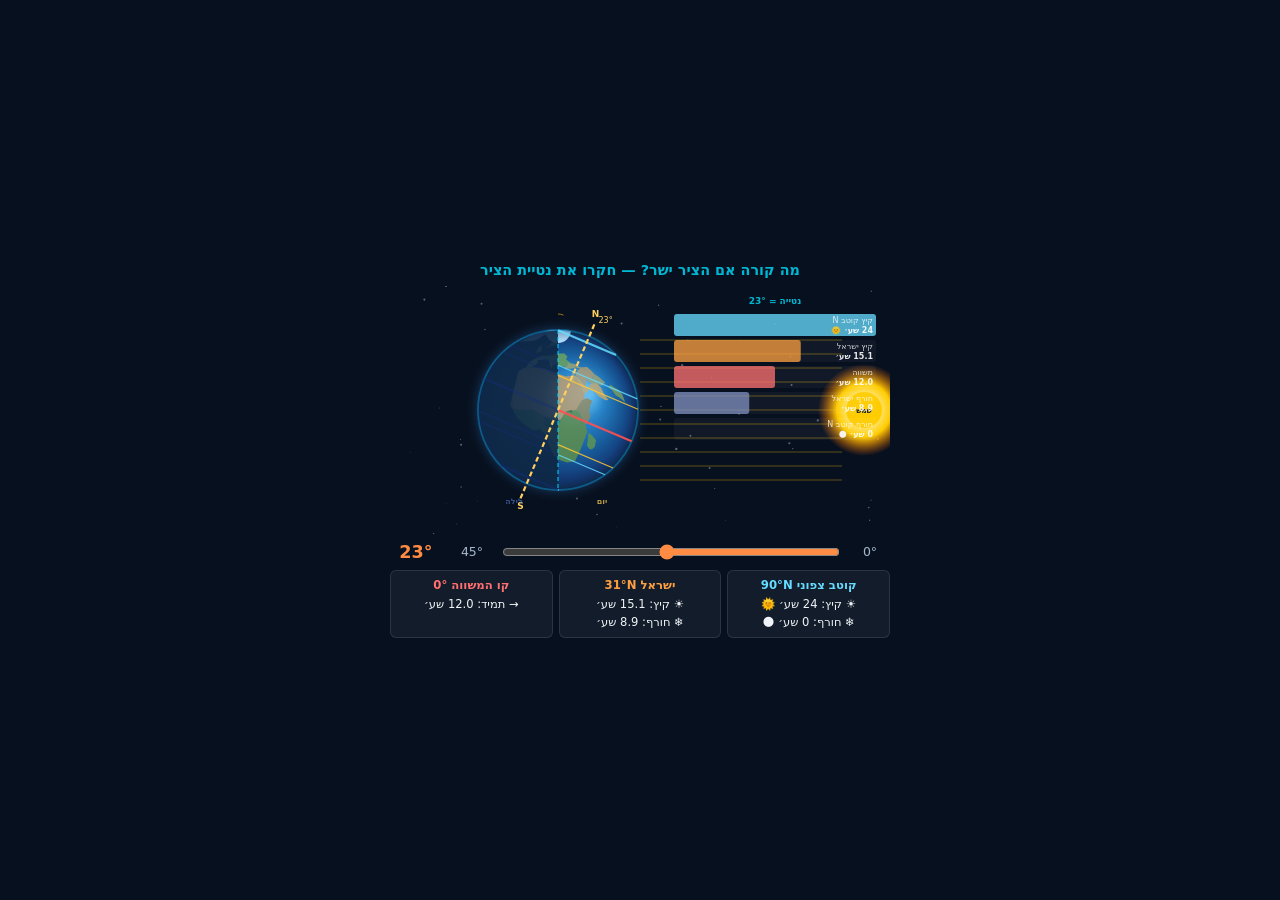
<file: assets/simulations/simulation-05.html>
<!DOCTYPE html>
<html lang="he" dir="rtl">
<head>
<meta charset="UTF-8">
<meta name="viewport" content="width=device-width, initial-scale=1.0">
<title>מה קורה אם הציר ישר? — חקירת הנטייה</title>
<style>
* { margin:0; padding:0; box-sizing:border-box; }
body {
  background:#07101f; color:#f0f4f8;
  font-family:system-ui,sans-serif;
  height:100vh; display:flex; flex-direction:column;
  align-items:center; justify-content:center;
  gap:8px; overflow:hidden; padding:8px;
}
h2 { font-size:.9rem; color:#00b8d4; text-align:center; }
canvas { display:block; max-width:100%; height:auto; }
.slider-row {
  display:flex; align-items:center; gap:10px;
  width:100%; max-width:500px;
}
.slider-row label { font-size:.78rem; color:#a8b8cc; white-space:nowrap; min-width:40px; text-align:center; }
#tilt-slider { flex:1; accent-color:#ff8c42; }
.tilt-val { font-size:1.1rem; font-weight:700; color:#ff8c42; min-width:52px; text-align:center; }
.result-grid { display:grid; grid-template-columns:repeat(3,1fr); gap:6px; width:100%; max-width:500px; font-size:.72rem; }
.rg { background:rgba(255,255,255,.05); border:1px solid rgba(255,255,255,.1); border-radius:6px; padding:6px 8px; text-align:center; line-height:1.45; }
.rg strong { display:block; margin-bottom:2px; font-size:.73rem; }
.rg.pole   strong { color:#64dcff; }
.rg.mid    strong { color:#ffa040; }
.rg.equator strong { color:#ff7070; }
</style>
</head>
<body>
<h2>מה קורה אם הציר ישר? — חקרו את נטיית הציר</h2>
<canvas id="cv" width="500" height="248"></canvas>
<div class="slider-row">
  <label>0°</label>
  <input type="range" id="tilt-slider" min="0" max="45" value="23" step="1">
  <label>45°</label>
  <div class="tilt-val" id="tilt-val">23°</div>
</div>
<div class="result-grid">
  <div class="rg pole">
    <strong>קוטב צפוני 90°N</strong>
    <div id="pole-summer" style="margin-bottom:2px"></div>
    <div id="pole-winter"></div>
  </div>
  <div class="rg mid">
    <strong>ישראל 31°N</strong>
    <div id="mid-summer" style="margin-bottom:2px"></div>
    <div id="mid-winter"></div>
  </div>
  <div class="rg equator">
    <strong>קו המשווה 0°</strong>
    <div id="eq-all"></div>
  </div>
</div>

<script>
const canvas = document.getElementById('cv');
const ctx    = canvas.getContext('2d');
const W = 500, H = 248;
const R  = 80, ECX = 168, ECY = H / 2;

// Africa-centered orthographic projection (20°E, 5°N)
const VL = 20*Math.PI/180, VB = 5*Math.PI/180;
const sVB = Math.sin(VB), cVB = Math.cos(VB);

function proj(lonDeg, latDeg) {
  const lo = lonDeg*Math.PI/180, la = latDeg*Math.PI/180;
  const c = sVB*Math.sin(la) + cVB*Math.cos(la)*Math.cos(lo-VL);
  if (c < 0) return null;
  return [ECX + R*Math.cos(la)*Math.sin(lo-VL),
          ECY - R*(cVB*Math.sin(la) - sVB*Math.cos(la)*Math.cos(lo-VL))];
}

function fillR(pts, color) {
  ctx.beginPath(); let first=true;
  for (const [lo,la] of pts) {
    const p=proj(lo,la); if(!p) continue;
    first?ctx.moveTo(p[0],p[1]):ctx.lineTo(p[0],p[1]); first=false;
  }
  ctx.closePath(); ctx.fillStyle=color; ctx.fill();
}

const REGIONS = [
  {c:'#be8f4a',pts:[[-16,33],[-12,36],[-2,37],[8,36],[17,33],[26,30],[33,30],[38,28],[40,22],[40,13],[38,8],[32,3],[30,0],[24,-2],[16,-2],[10,0],[5,3],[0,5],[-5,4],[-10,4],[-15,5],[-17,8],[-16,16],[-16,33]]},
  {c:'#4a8028',pts:[[-16,16],[-15,5],[-10,4],[-5,4],[0,5],[5,3],[10,0],[10,-5],[6,-9],[2,-10],[-2,-8],[-6,-5],[-10,-2],[-14,3],[-16,8],[-16,16]]},
  {c:'#245e18',pts:[[10,0],[16,-1],[22,-3],[28,-1],[32,3],[30,5],[26,4],[22,-2],[20,-6],[17,-9],[13,-8],[10,-5],[10,0]]},
  {c:'#8a7838',pts:[[32,3],[35,8],[38,12],[42,13],[46,11],[44,8],[43,3],[44,0],[42,-4],[40,-6],[38,-2],[35,4],[32,5],[30,3],[32,3]]},
  {c:'#588028',pts:[[10,-5],[13,-8],[17,-9],[20,-6],[22,-2],[26,4],[30,3],[32,5],[35,4],[38,-2],[40,-6],[42,-11],[40,-18],[38,-25],[35,-35],[28,-36],[22,-34],[17,-30],[14,-24],[12,-17],[10,-12],[7,-9],[5,-6],[3,-2],[5,3],[10,0],[10,-5]]},
  {c:'#c8a050',pts:[[35,30],[37,28],[40,24],[43,21],[48,18],[52,14],[57,11],[60,11],[57,15],[55,20],[52,24],[47,24],[45,22],[43,18],[40,16],[38,22],[35,28],[35,30]]},
  {c:'#b09055',pts:[[32,30],[36,33],[38,35],[42,37],[47,37],[50,34],[52,31],[50,28],[47,27],[44,28],[42,22],[40,24],[38,28],[35,30],[35,33],[32,33],[32,30]]},
  {c:'#c0a050',pts:[[30,29],[32,31],[35,30],[34,26],[31,25],[30,29]]},
  {c:'#689840',pts:[[-10,36],[-8,38],[-5,42],[-3,44],[0,46],[5,48],[8,47],[10,48],[14,48],[18,50],[22,50],[27,50],[30,47],[28,44],[32,41],[28,38],[24,38],[22,38],[20,38],[18,40],[16,40],[14,36],[13,38],[11,44],[8,44],[5,44],[0,43],[-3,43],[-7,40],[-8,38],[-10,36]]},
  {c:'#8a9c48',pts:[[-10,36],[-9,39],[-8,41],[-5,44],[0,46],[0,43],[0,40],[-3,38],[-5,36],[-8,36],[-10,36]]},
  {c:'#989a56',pts:[[26,38],[28,38],[30,41],[36,40],[40,37],[42,37],[40,36],[36,37],[32,36],[28,36],[26,36],[26,38]]},
  {c:'#9a9858',pts:[[44,28],[47,27],[50,28],[52,31],[56,28],[60,24],[57,22],[55,22],[52,24],[47,24],[44,26],[44,28]]},
  {c:'#5a8833',pts:[[5,55],[8,57],[10,58],[14,58],[18,60],[22,63],[20,67],[16,68],[12,65],[10,63],[8,59],[5,56],[5,55]]},
  {c:'#5e8838',pts:[[-5,50],[0,52],[1,52],[-2,57],[-4,58],[-6,55],[-5,50]]},
  {c:'#588830',pts:[[43,-12],[46,-14],[50,-18],[50,-23],[48,-25],[46,-25],[43,-22],[43,-17],[43,-12]]},
  {c:'#c8e0f0',pts:[[-52,60],[-42,62],[-30,63],[-20,65],[-18,72],[-24,80],[-40,83],[-52,78],[-56,70],[-52,60]]},
  {c:'#789040',pts:[[65,22],[68,20],[72,18],[76,14],[78,8],[75,10],[72,12],[68,14],[65,18],[62,20],[65,22]]},
];

function dayFractionSummer(phi_deg, tilt_deg) {
  if (Math.abs(phi_deg) >= 89.9) return (phi_deg * tilt_deg >= 0) ? 1 : 0;
  const tau = -Math.tan(phi_deg*Math.PI/180) * Math.tan(tilt_deg*Math.PI/180);
  return (1 - Math.max(-1, Math.min(1, tau))) / 2;
}
function dayFractionWinter(phi_deg, tilt_deg) {
  return 1 - dayFractionSummer(phi_deg, tilt_deg);
}
function hoursStr(frac) {
  if (frac >= 0.9999) return '24 שע׳ 🌞';
  if (frac <= 0.0001) return '0 שע׳ 🌑';
  return (frac*24).toFixed(1) + ' שע׳';
}

function render(tiltDeg) {
  ctx.clearRect(0, 0, W, H);
  ctx.fillStyle = '#07101f'; ctx.fillRect(0,0,W,H);

  // Stars
  if (!render._stars) render._stars = Array.from({length:55},()=>[Math.random()*W,Math.random()*H,Math.random()*1+0.3]);
  ctx.fillStyle='rgba(255,255,255,0.35)';
  render._stars.forEach(([x,y,r])=>{ ctx.beginPath(); ctx.arc(x,y,r,0,Math.PI*2); ctx.fill(); });

  const T = tiltDeg * Math.PI / 180;
  const sinT = Math.sin(T), cosT = Math.cos(T);
  const SX = W - 26;

  // Sun (right)
  const sg = ctx.createRadialGradient(SX,ECY,4,SX,ECY,46);
  sg.addColorStop(0,'#fffde8'); sg.addColorStop(.55,'#ffcc00'); sg.addColorStop(1,'rgba(255,100,0,0)');
  ctx.fillStyle=sg; ctx.beginPath(); ctx.arc(SX,ECY,46,0,Math.PI*2); ctx.fill();
  ctx.fillStyle='#ffcc00'; ctx.beginPath(); ctx.arc(SX,ECY,18,0,Math.PI*2); ctx.fill();
  ctx.font='bold 7px system-ui'; ctx.fillStyle='#0a1628'; ctx.textAlign='center';
  ctx.fillText('שמש',SX,ECY+3);

  // Sun rays leftward
  ctx.strokeStyle='rgba(255,200,0,.35)'; ctx.lineWidth=1;
  for (let yo=-70; yo<=70; yo+=14) {
    ctx.beginPath(); ctx.moveTo(SX-22,ECY+yo); ctx.lineTo(ECX+R+2,ECY+yo); ctx.stroke();
  }

  // ── Earth (clipped) ──
  ctx.save();
  ctx.beginPath(); ctx.arc(ECX,ECY,R,0,Math.PI*2); ctx.clip();

  // Night base
  ctx.fillStyle='#030b18'; ctx.fillRect(ECX-R-2,ECY-R-2,2*R+4,2*R+4);

  // Ocean day gradient (right half)
  const og = ctx.createRadialGradient(ECX+R*.35,ECY-R*.22,R*.08,ECX,ECY,R);
  og.addColorStop(0,'#52b8e5'); og.addColorStop(.25,'#1878b8'); og.addColorStop(.65,'#0c4278'); og.addColorStop(.9,'#071c50'); og.addColorStop(1,'#020c18');
  ctx.beginPath(); ctx.arc(ECX,ECY,R,-Math.PI/2,Math.PI/2); ctx.lineTo(ECX,ECY); ctx.closePath();
  ctx.fillStyle=og; ctx.fill();

  // Continents
  REGIONS.forEach(reg => fillR(reg.pts, reg.c));

  // Polar ice
  const nPole=proj(0,90), sPole=proj(0,-90);
  if(nPole){ctx.beginPath();ctx.arc(nPole[0],nPole[1],R*.16,0,Math.PI*2);ctx.fillStyle='#cce8f5';ctx.fill();}
  if(sPole){ctx.beginPath();ctx.arc(sPole[0],sPole[1],R*.2,0,Math.PI*2);ctx.fillStyle='#d8eef5';ctx.fill();}

  // Night overlay (left half)
  ctx.beginPath(); ctx.arc(ECX,ECY,R,Math.PI/2,3*Math.PI/2); ctx.lineTo(ECX,ECY); ctx.closePath();
  ctx.fillStyle='rgba(2,8,22,.89)'; ctx.fill();

  // 3D shading
  const sh = ctx.createRadialGradient(ECX+R*.32,ECY-R*.22,R*.05,ECX,ECY,R);
  sh.addColorStop(0,'rgba(255,255,255,.18)'); sh.addColorStop(.38,'rgba(255,255,255,.03)');
  sh.addColorStop(.82,'rgba(0,0,0,0)'); sh.addColorStop(1,'rgba(0,0,30,.34)');
  ctx.fillStyle=sh; ctx.beginPath(); ctx.arc(ECX,ECY,R,0,Math.PI*2); ctx.fill();

  ctx.restore();

  // Earth outline
  ctx.strokeStyle='rgba(0,160,220,.45)'; ctx.lineWidth=1.8;
  ctx.beginPath(); ctx.arc(ECX,ECY,R,0,Math.PI*2); ctx.stroke();

  // Atmosphere
  const atm=ctx.createRadialGradient(ECX,ECY,R-2,ECX,ECY,R+14);
  atm.addColorStop(0,'rgba(60,160,255,.22)'); atm.addColorStop(1,'transparent');
  ctx.fillStyle=atm; ctx.beginPath(); ctx.arc(ECX,ECY,R+14,0,Math.PI*2); ctx.fill();

  // Terminator
  ctx.strokeStyle='rgba(0,220,255,.65)'; ctx.lineWidth=1.5; ctx.setLineDash([4,3]);
  ctx.beginPath(); ctx.moveTo(ECX,ECY-R); ctx.lineTo(ECX,ECY+R); ctx.stroke();
  ctx.setLineDash([]);

  // Lat segments (sun on right)
  [90,66.5,31,23.5,0,-23.5,-31,-66.5,-90].forEach(ld => {
    const phi=ld*Math.PI/180, sp=Math.sin(phi), cp=Math.cos(phi);
    const cxs=ECX+R*sp*sinT, cys=ECY-R*sp*cosT;
    const hx=R*cp*cosT,      hy=R*cp*sinT;
    const tau_raw = (Math.abs(ld)>=89.9) ? (ld>0?-1:1) : -Math.tan(phi)*Math.tan(T);
    const tau=Math.max(-1,Math.min(1,tau_raw));
    const xs=cxs+hx*tau, ys=cys+hy*tau;
    const x1=cxs-hx,y1=cys-hy, x2=cxs+hx,y2=cys+hy;
    const col=ld===0?'rgba(255,80,80,.9)':(Math.abs(ld)===23.5?'rgba(255,200,50,.85)':'rgba(100,220,255,.85)');
    const nc='rgba(20,45,120,.45)';
    const lw=(ld===0||Math.abs(ld)===66.5||Math.abs(ld)===90)?2.2:1.2;
    // day = right (xs→x2)
    if(tau<1){ctx.beginPath();ctx.moveTo(xs,ys);ctx.lineTo(x2,y2);ctx.strokeStyle=col;ctx.lineWidth=lw;ctx.stroke();}
    // night = left (x1→xs)
    if(tau>-1){ctx.beginPath();ctx.moveTo(x1,y1);ctx.lineTo(xs,ys);ctx.strokeStyle=nc;ctx.lineWidth=lw;ctx.stroke();}
  });

  // Axis (always upper-right at T degrees)
  const aL=R+16;
  const axNX=ECX+aL*sinT, axNY=ECY-aL*cosT;
  const axSX=ECX-aL*sinT, axSY=ECY+aL*cosT;
  ctx.strokeStyle='#ffd060'; ctx.lineWidth=2.2; ctx.setLineDash([5,3]);
  ctx.beginPath(); ctx.moveTo(axSX,axSY); ctx.lineTo(axNX,axNY); ctx.stroke();
  ctx.setLineDash([]);
  ctx.font='bold 9px system-ui'; ctx.fillStyle='#ffd060'; ctx.textAlign='center';
  ctx.fillText('N',axNX,axNY-5); ctx.fillText('S',axSX,axSY+11);

  if (tiltDeg > 0) {
    ctx.strokeStyle='rgba(255,200,0,.55)'; ctx.lineWidth=1;
    ctx.beginPath(); ctx.arc(ECX,ECY-R-2,14,-Math.PI/2,-Math.PI/2+T,false); ctx.stroke();
    ctx.font='8px system-ui'; ctx.fillStyle='#ffd060'; ctx.textAlign='left';
    ctx.fillText(tiltDeg+'°',axNX+3,axNY+1);
  }

  // Day/Night labels
  ctx.font='bold 8px system-ui'; ctx.textAlign='center';
  ctx.fillStyle='rgba(255,210,80,.72)'; ctx.fillText('יום',ECX+R*.55,ECY+R+14);
  ctx.fillStyle='rgba(80,120,200,.62)'; ctx.fillText('לילה',ECX-R*.55,ECY+R+14);

  // ── Right panel: bar chart ──
  const panX=280, panW=W-panX-10;
  ctx.font='bold 9px system-ui'; ctx.fillStyle='#00b8d4'; ctx.textAlign='center';
  ctx.fillText('נטייה = '+tiltDeg+'°', panX+panW/2, 18);

  const scenarios=[
    {label:'קיץ קוטב N', frac:dayFractionSummer(90,tiltDeg),  color:'#64dcff'},
    {label:'קיץ ישראל',  frac:dayFractionSummer(31,tiltDeg),  color:'#ffa040'},
    {label:'משווה',      frac:dayFractionSummer(0,tiltDeg),   color:'#ff7070'},
    {label:'חורף ישראל', frac:dayFractionWinter(31,tiltDeg),  color:'#8090c0'},
    {label:'חורף קוטב N',frac:dayFractionWinter(90,tiltDeg), color:'#3050a0'},
  ];
  const barY0=28, barH=22, barW=panW-8, barX=panX+4;
  scenarios.forEach((sc,i)=>{
    const y=barY0+i*(barH+4);
    ctx.fillStyle='rgba(255,255,255,.04)';
    ctx.beginPath(); ctx.roundRect(barX,y,barW,barH,3); ctx.fill();
    if(sc.frac>0){
      ctx.fillStyle=sc.color; ctx.globalAlpha=0.75;
      ctx.beginPath(); ctx.roundRect(barX,y,sc.frac*barW,barH,3); ctx.fill();
      ctx.globalAlpha=1;
    }
    ctx.font='8px system-ui'; ctx.fillStyle='rgba(255,255,255,.8)'; ctx.textAlign='right';
    ctx.fillText(sc.label,barX+barW-3,y+9);
    ctx.font='bold 8px system-ui'; ctx.fillStyle='rgba(255,255,255,.9)'; ctx.textAlign='right';
    ctx.fillText(hoursStr(sc.frac),barX+barW-3,y+19);
  });

  // Update cards
  document.getElementById('pole-summer').textContent='☀️ קיץ: '+hoursStr(dayFractionSummer(90,tiltDeg));
  document.getElementById('pole-winter').textContent='❄️ חורף: '+hoursStr(dayFractionWinter(90,tiltDeg));
  document.getElementById('mid-summer').textContent ='☀️ קיץ: '+hoursStr(dayFractionSummer(31,tiltDeg));
  document.getElementById('mid-winter').textContent ='❄️ חורף: '+hoursStr(dayFractionWinter(31,tiltDeg));
  document.getElementById('eq-all').textContent     ='→ תמיד: '+hoursStr(dayFractionSummer(0,tiltDeg));
}

const slider=document.getElementById('tilt-slider');
render(parseInt(slider.value));
slider.addEventListener('input',()=>{
  const v=parseInt(slider.value);
  document.getElementById('tilt-val').textContent=v+'°';
  render(v);
});
</script>
</body>
</html>
</file>
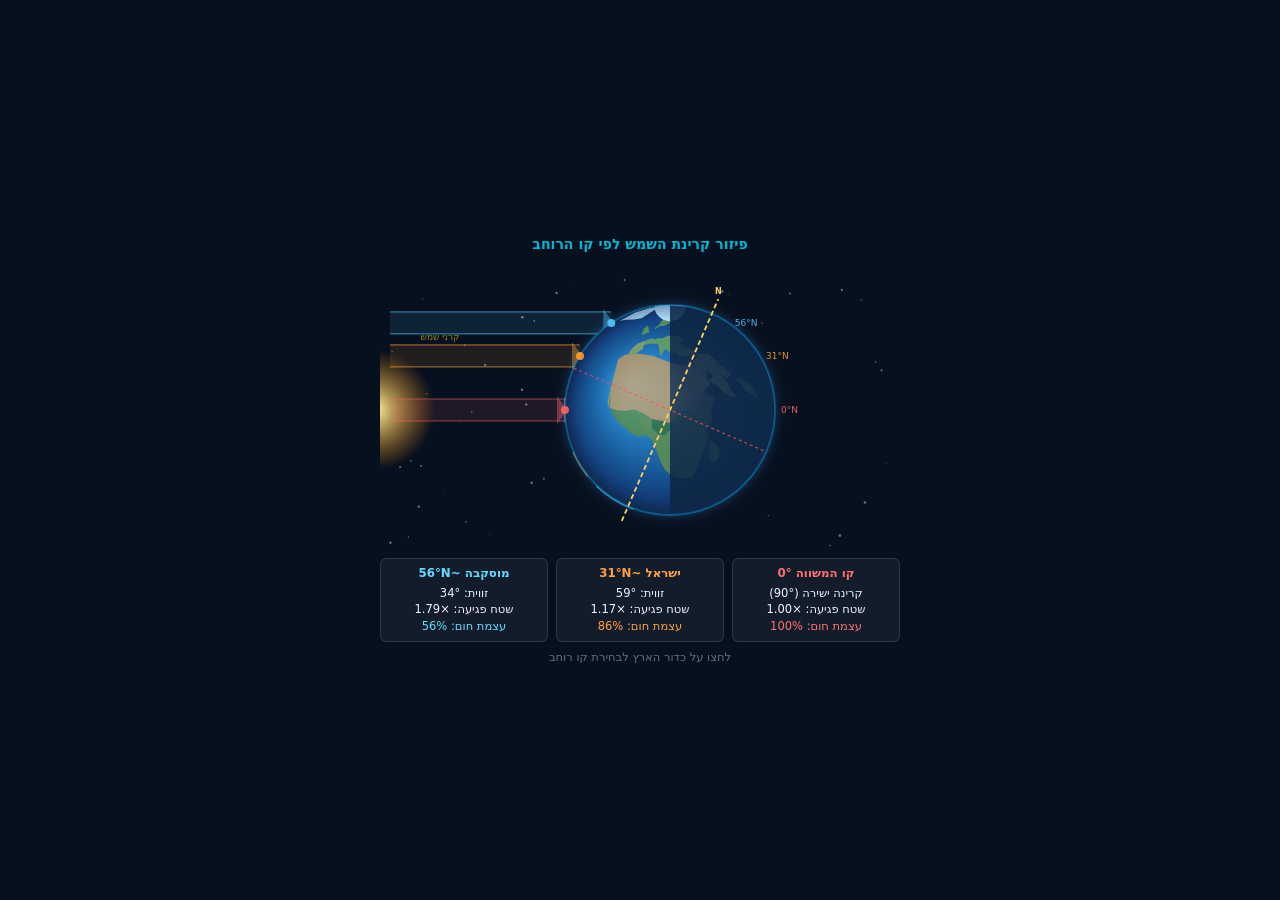
<file: assets/simulations/simulation-09.html>
<!DOCTYPE html>
<html lang="he" dir="rtl">
<head>
<meta charset="UTF-8">
<meta name="viewport" content="width=device-width, initial-scale=1.0">
<title>פיזור קרינת השמש — אזורי אקלים</title>
<style>
* { margin:0; padding:0; box-sizing:border-box; }
body {
  background:#07101f;
  color:#f0f4f8;
  font-family:system-ui,sans-serif;
  height:100vh;
  display:flex;
  flex-direction:column;
  align-items:center;
  justify-content:center;
  gap:8px;
  overflow:hidden;
  padding:8px;
}
h2 { font-size:.88rem; color:#00b8d4; text-align:center; }
canvas { display:block; cursor:crosshair; }
.info-row {
  display:flex; gap:8px;
  width:100%; max-width:520px;
  font-size:.72rem;
}
.ic {
  flex:1;
  background:rgba(255,255,255,.05);
  border:1px solid rgba(255,255,255,.12);
  border-radius:6px; padding:6px 8px;
  text-align:center; line-height:1.45;
}
.ic strong { display:block; margin-bottom:2px; font-size:.74rem; }
.ic.equator strong { color:#ff7070; }
.ic.temperate strong { color:#ffa040; }
.ic.polar strong { color:#64dcff; }
.hint { font-size:.72rem; color:#607080; text-align:center; }
</style>
</head>
<body>
<h2>פיזור קרינת השמש לפי קו הרוחב</h2>

<canvas id="cv" width="520" height="290"></canvas>

<div class="info-row">
  <div class="ic equator">
    <strong>קו המשווה 0°</strong>
    קרינה ישירה (90°)<br>
    <span id="eq-area">שטח פגיעה: ×1.00</span><br>
    <span id="eq-int" style="color:#ff7070">עצמת חום: 100%</span>
  </div>
  <div class="ic temperate">
    <strong>ישראל ~31°N</strong>
    זווית: 59°<br>
    <span id="il-area">שטח פגיעה: ×1.15</span><br>
    <span id="il-int" style="color:#ffa040">עצמת חום: 87%</span>
  </div>
  <div class="ic polar">
    <strong>מוסקבה ~56°N</strong>
    זווית: 34°<br>
    <span id="mo-area">שטח פגיעה: ×1.80</span><br>
    <span id="mo-int" style="color:#64dcff">עצמת חום: 56%</span>
  </div>
</div>
<div class="hint">לחצו על כדור הארץ לבחירת קו רוחב</div>

<script>
const canvas = document.getElementById('cv');
const ctx    = canvas.getContext('2d');
const W = 520, H = 290;

const R   = 105;
const ECX = 290;
const ECY = H / 2 + 5;

// Fixed axis tilt: always upper-right at 23.5°
const TILT = 23.5 * Math.PI / 180;
const sinT = Math.sin(TILT), cosT = Math.cos(TILT);

// Africa-centered orthographic projection (20°E, 5°N)
// Mirrored x so Africa faces LEFT (toward the Sun)
const VL  = 20 * Math.PI / 180;
const VB  = 5  * Math.PI / 180;
const sVB = Math.sin(VB), cVB = Math.cos(VB);

function proj(lonDeg, latDeg) {
  const lo = lonDeg * Math.PI / 180, la = latDeg * Math.PI / 180;
  const c = sVB * Math.sin(la) + cVB * Math.cos(la) * Math.cos(lo - VL);
  if (c < 0) return null;
  // Standard projection: Africa centered, west Africa faces left (toward Sun)
  return [ECX + R * Math.cos(la) * Math.sin(lo - VL),
          ECY - R * (cVB * Math.sin(la) - sVB * Math.cos(la) * Math.cos(lo - VL))];
}

function fillR(pts, color) {
  ctx.beginPath(); let first = true;
  for (const [lo, la] of pts) {
    const p = proj(lo, la); if (!p) continue;
    first ? ctx.moveTo(p[0], p[1]) : ctx.lineTo(p[0], p[1]);
    first = false;
  }
  ctx.closePath(); ctx.fillStyle = color; ctx.fill();
}

// Africa-centered continent polygons (same set as other simulations)
const REGIONS = [
  {c:'#be8f4a',pts:[[-16,33],[-12,36],[-2,37],[8,36],[17,33],[26,30],[33,30],[38,28],[40,22],[40,13],[38,8],[32,3],[30,0],[24,-2],[16,-2],[10,0],[5,3],[0,5],[-5,4],[-10,4],[-15,5],[-17,8],[-16,16],[-16,33]]},
  {c:'#4a8028',pts:[[-16,16],[-15,5],[-10,4],[-5,4],[0,5],[5,3],[10,0],[10,-5],[6,-9],[2,-10],[-2,-8],[-6,-5],[-10,-2],[-14,3],[-16,8],[-16,16]]},
  {c:'#245e18',pts:[[10,0],[16,-1],[22,-3],[28,-1],[32,3],[30,5],[26,4],[22,-2],[20,-6],[17,-9],[13,-8],[10,-5],[10,0]]},
  {c:'#8a7838',pts:[[32,3],[35,8],[38,12],[42,13],[46,11],[44,8],[43,3],[44,0],[42,-4],[40,-6],[38,-2],[35,4],[32,5],[30,3],[32,3]]},
  {c:'#588028',pts:[[10,-5],[13,-8],[17,-9],[20,-6],[22,-2],[26,4],[30,3],[32,5],[35,4],[38,-2],[40,-6],[42,-11],[40,-18],[38,-25],[35,-35],[28,-36],[22,-34],[17,-30],[14,-24],[12,-17],[10,-12],[7,-9],[5,-6],[3,-2],[5,3],[10,0],[10,-5]]},
  {c:'#c8a050',pts:[[35,30],[37,28],[40,24],[43,21],[48,18],[52,14],[57,11],[60,11],[57,15],[55,20],[52,24],[47,24],[45,22],[43,18],[40,16],[38,22],[35,28],[35,30]]},
  {c:'#b09055',pts:[[32,30],[36,33],[38,35],[42,37],[47,37],[50,34],[52,31],[50,28],[47,27],[44,28],[42,22],[40,24],[38,28],[35,30],[35,33],[32,33],[32,30]]},
  {c:'#c0a050',pts:[[30,29],[32,31],[35,30],[34,26],[31,25],[30,29]]},
  {c:'#689840',pts:[[-10,36],[-8,38],[-5,42],[-3,44],[0,46],[5,48],[8,47],[10,48],[14,48],[18,50],[22,50],[27,50],[30,47],[28,44],[32,41],[28,38],[24,38],[22,38],[20,38],[18,40],[16,40],[14,36],[13,38],[11,44],[8,44],[5,44],[0,43],[-3,43],[-7,40],[-8,38],[-10,36]]},
  {c:'#8a9c48',pts:[[-10,36],[-9,39],[-8,41],[-5,44],[0,46],[0,43],[0,40],[-3,38],[-5,36],[-8,36],[-10,36]]},
  {c:'#989a56',pts:[[26,38],[28,38],[30,41],[36,40],[40,37],[42,37],[40,36],[36,37],[32,36],[28,36],[26,36],[26,38]]},
  {c:'#9a9858',pts:[[44,28],[47,27],[50,28],[52,31],[56,28],[60,24],[57,22],[55,22],[52,24],[47,24],[44,26],[44,28]]},
  {c:'#5a8833',pts:[[5,55],[8,57],[10,58],[14,58],[18,60],[22,63],[20,67],[16,68],[12,65],[10,63],[8,59],[5,56],[5,55]]},
  {c:'#5e8838',pts:[[-5,50],[0,52],[1,52],[-2,57],[-4,58],[-6,55],[-5,50]]},
  {c:'#588830',pts:[[43,-12],[46,-14],[50,-18],[50,-23],[48,-25],[46,-25],[43,-22],[43,-17],[43,-12]]},
  {c:'#c8e0f0',pts:[[-52,60],[-42,62],[-30,63],[-20,65],[-18,72],[-24,80],[-40,83],[-52,78],[-56,70],[-52,60]]},
  {c:'#789040',pts:[[65,22],[68,20],[72,18],[76,14],[78,8],[75,10],[72,12],[68,14],[65,18],[62,20],[65,22]]},
];

// Three beam latitudes
const BEAMS = [
  { lat: 0,    color:'rgba(255,100,100,0.9)', label:'0° — קו המשווה',   width: 22 },
  { lat: 31,   color:'rgba(255,160,40,0.9)',  label:'31°N — ישראל',     width: 22 },
  { lat: 56,   color:'rgba(80,200,255,0.9)',  label:'56°N — מוסקבה',    width: 22 },
];

let activeBeam = -1;

// Beam geometry: horizontal ray at height h hits left face of Earth
// At that point surface normal = (-cos(lat), sin(lat)) effectively
// Footprint spread = 1/cos(lat), intensity = cos(lat)
function computeBeam(lat_deg) {
  const lat    = lat_deg * Math.PI / 180;
  const h      = R * Math.sin(lat);
  const xHit   = -Math.sqrt(R * R - h * h); // left face (negative)
  const cosLat = Math.cos(lat);
  const spread = 1 / cosLat;
  const intensity = cosLat;
  const angleDeg  = 90 - lat_deg;
  return { h, xHit, spread, intensity, angleDeg };
}

// Draw a horizontal beam from left edge to Earth surface (left face)
function drawBeam(beam, index, highlight) {
  const { lat, color, width } = beam;
  const b     = computeBeam(lat);
  const hitX  = ECX + b.xHit;
  const hitY  = ECY - b.h;
  const halfW = width / 2;
  const alpha = highlight ? 1.0 : 0.55;

  // Incoming rays
  ctx.strokeStyle = color.replace('0.9', alpha.toFixed(2));
  ctx.lineWidth   = highlight ? 2 : 1.2;
  ctx.beginPath(); ctx.moveTo(10, hitY - halfW); ctx.lineTo(hitX, hitY - halfW); ctx.stroke();
  ctx.beginPath(); ctx.moveTo(10, hitY + halfW); ctx.lineTo(hitX, hitY + halfW); ctx.stroke();
  ctx.fillStyle = color.replace('0.9', (alpha * 0.18).toFixed(2));
  ctx.fillRect(10, hitY - halfW, hitX - 10, width);

  // Arrowhead
  ctx.fillStyle = color.replace('0.9', (alpha * 0.8).toFixed(2));
  ctx.beginPath();
  ctx.moveTo(hitX + 2, hitY);
  ctx.lineTo(hitX - 8, hitY - halfW - 3);
  ctx.lineTo(hitX - 8, hitY + halfW + 3);
  ctx.closePath(); ctx.fill();

  // Footprint arc on Earth surface
  const upperH   = b.h + halfW;
  const lowerH   = b.h - halfW;
  const upperLat = Math.asin(Math.min(1,  upperH / R));
  const lowerLat = Math.asin(Math.max(-1, lowerH / R));
  const startAngle = Math.PI - upperLat;
  const endAngle   = Math.PI - lowerLat;

  ctx.strokeStyle = color.replace('0.9', (alpha * 1.1).toFixed(2));
  ctx.lineWidth   = highlight ? 5 : 3;
  ctx.lineCap     = 'round';
  ctx.beginPath(); ctx.arc(ECX, ECY, R, startAngle, endAngle); ctx.stroke();
  ctx.lineCap = 'butt';

  if (highlight) {
    // Spread factor label
    const midAngle = (startAngle + endAngle) / 2;
    const labelX   = ECX + (R + 20) * Math.cos(midAngle);
    const labelY   = ECY + (R + 20) * Math.sin(midAngle);
    ctx.font = 'bold 10px system-ui'; ctx.fillStyle = color; ctx.textAlign = 'left';
    ctx.fillText('×' + b.spread.toFixed(2), labelX + 4, labelY + 3);

    // Surface normal indicator
    const nx = ECX + b.xHit, ny = ECY - b.h;
    const normLen = 35;
    const normX = nx + (b.xHit / R) * normLen, normY = ny - (b.h / R) * normLen;
    ctx.strokeStyle = 'rgba(255,255,255,0.5)'; ctx.lineWidth = 1; ctx.setLineDash([3,3]);
    ctx.beginPath(); ctx.moveTo(nx, ny); ctx.lineTo(normX, normY); ctx.stroke();
    ctx.setLineDash([]);

    // Angle label
    ctx.font = '9px system-ui'; ctx.fillStyle = 'rgba(255,255,200,0.9)'; ctx.textAlign = 'center';
    ctx.fillText(Math.round(b.angleDeg) + '°', normX - 4, normY - 4);
  }
}

function drawEarth() {
  ctx.save();
  ctx.beginPath(); ctx.arc(ECX, ECY, R, 0, Math.PI * 2); ctx.clip();

  // Night base
  ctx.fillStyle = '#030b18'; ctx.fillRect(ECX-R-2, ECY-R-2, 2*R+4, 2*R+4);

  // Ocean day gradient — left half (sun is on left)
  const og = ctx.createRadialGradient(ECX-R*.35, ECY-R*.22, R*.08, ECX, ECY, R);
  og.addColorStop(0, '#52b8e5'); og.addColorStop(.25, '#1878b8');
  og.addColorStop(.65, '#0c4278'); og.addColorStop(.9, '#071c50'); og.addColorStop(1, '#020c18');
  ctx.beginPath();
  ctx.arc(ECX, ECY, R, Math.PI/2, 3*Math.PI/2); // left semicircle
  ctx.lineTo(ECX, ECY); ctx.closePath();
  ctx.fillStyle = og; ctx.fill();

  // Continents
  REGIONS.forEach(reg => fillR(reg.pts, reg.c));

  // Polar ice caps
  const nPole = proj(0, 90), sPole = proj(0, -90);
  if (nPole) { ctx.beginPath(); ctx.arc(nPole[0], nPole[1], R*.15, 0, Math.PI*2); ctx.fillStyle='#cce8f5'; ctx.fill(); }
  if (sPole) { ctx.beginPath(); ctx.arc(sPole[0], sPole[1], R*.19, 0, Math.PI*2); ctx.fillStyle='#d8eef5'; ctx.fill(); }

  // Night overlay — right half
  ctx.beginPath();
  ctx.arc(ECX, ECY, R, -Math.PI/2, Math.PI/2); // right semicircle
  ctx.lineTo(ECX, ECY); ctx.closePath();
  ctx.fillStyle = 'rgba(2,8,22,.89)'; ctx.fill();

  // 3D sphere shading (highlight on left = sun side)
  const sh = ctx.createRadialGradient(ECX-R*.32, ECY-R*.22, R*.05, ECX, ECY, R);
  sh.addColorStop(0, 'rgba(255,255,255,.18)'); sh.addColorStop(.38, 'rgba(255,255,255,.03)');
  sh.addColorStop(.82, 'rgba(0,0,0,0)'); sh.addColorStop(1, 'rgba(0,0,30,.34)');
  ctx.fillStyle = sh; ctx.beginPath(); ctx.arc(ECX, ECY, R, 0, Math.PI*2); ctx.fill();

  ctx.restore();

  // Outline
  ctx.strokeStyle = 'rgba(0,160,220,.45)'; ctx.lineWidth = 1.8;
  ctx.beginPath(); ctx.arc(ECX, ECY, R, 0, Math.PI*2); ctx.stroke();

  // Atmosphere glow
  const atm = ctx.createRadialGradient(ECX, ECY, R-2, ECX, ECY, R+14);
  atm.addColorStop(0, 'rgba(60,160,255,.22)'); atm.addColorStop(1, 'transparent');
  ctx.fillStyle = atm; ctx.beginPath(); ctx.arc(ECX, ECY, R+14, 0, Math.PI*2); ctx.fill();
}

function render() {
  ctx.clearRect(0, 0, W, H);
  ctx.fillStyle = '#07101f'; ctx.fillRect(0, 0, W, H);

  // Stars
  if (!render._stars) render._stars = Array.from({length:55}, () => [Math.random()*W, Math.random()*H, Math.random()*1.1+0.3]);
  ctx.fillStyle = 'rgba(255,255,255,0.4)';
  render._stars.forEach(([x,y,r]) => { ctx.beginPath(); ctx.arc(x, y, r, 0, Math.PI*2); ctx.fill(); });

  // Sun (off left edge)
  const sunGrad = ctx.createRadialGradient(-5, ECY, 5, -5, ECY, 60);
  sunGrad.addColorStop(0, 'rgba(255,240,150,0.9)');
  sunGrad.addColorStop(1, 'rgba(255,140,0,0)');
  ctx.fillStyle = sunGrad; ctx.beginPath(); ctx.arc(-5, ECY, 60, 0, Math.PI*2); ctx.fill();

  // Beams (drawn first, behind Earth)
  BEAMS.forEach((b, i) => { if (i !== activeBeam) drawBeam(b, i, false); });
  if (activeBeam >= 0) drawBeam(BEAMS[activeBeam], activeBeam, true);

  // Earth (realistic orthographic)
  drawEarth();

  // ── Axis — always upper-right at 23.5° ──
  const aL   = R + 16;
  const axNX = ECX + aL*sinT, axNY = ECY - aL*cosT;
  const axSX = ECX - aL*sinT, axSY = ECY + aL*cosT;
  ctx.strokeStyle = '#ffd060'; ctx.lineWidth = 1.8; ctx.setLineDash([5,3]);
  ctx.beginPath(); ctx.moveTo(axSX, axSY); ctx.lineTo(axNX, axNY); ctx.stroke();
  ctx.setLineDash([]);
  ctx.font = 'bold 8px system-ui'; ctx.fillStyle = '#ffd060'; ctx.textAlign = 'center';
  ctx.fillText('N', axNX, axNY - 5);

  // ── Equator line — tilted at 23.5° (perpendicular to axis) ──
  // phi=0: center=(ECX,ECY), half-extents=(R·cosT, R·sinT)
  ctx.strokeStyle = 'rgba(255,80,80,0.75)';
  ctx.lineWidth   = 1.2; ctx.setLineDash([3,3]);
  ctx.beginPath();
  ctx.moveTo(ECX - R*cosT, ECY - R*sinT);  // upper-left end
  ctx.lineTo(ECX + R*cosT, ECY + R*sinT);  // lower-right end
  ctx.stroke();
  ctx.setLineDash([]);

  // ── Latitude markers (dots on left face where beams hit) ──
  [0, 31, 56].forEach((lat, i) => {
    const latRad = lat * Math.PI / 180;
    const px = ECX - R * Math.cos(latRad);  // left face hit point
    const py = ECY - R * Math.sin(latRad);
    const colors = ['rgba(255,100,100,0.9)', 'rgba(255,160,40,0.9)', 'rgba(80,200,255,0.9)'];
    ctx.beginPath(); ctx.arc(px, py, 4, 0, Math.PI*2);
    ctx.fillStyle = colors[i]; ctx.fill();

    // Label on right edge of globe at same latitude
    const labelX = ECX + R * Math.cos(latRad) + 6;
    const labelY = ECY - R * Math.sin(latRad) + 3;
    ctx.font = '9px system-ui'; ctx.fillStyle = colors[i]; ctx.textAlign = 'left';
    ctx.fillText(lat + '°N', labelX, labelY);
  });

  // "קרני שמש" label
  ctx.font = '9px system-ui'; ctx.fillStyle = 'rgba(255,210,0,0.6)';
  ctx.textAlign = 'center'; ctx.fillText('קרני שמש', 60, ECY - 70);

  // ── Update info cards ──
  const b0 = computeBeam(0), b1 = computeBeam(31), b2 = computeBeam(56);
  document.getElementById('eq-area').textContent = 'שטח פגיעה: ×' + b0.spread.toFixed(2);
  document.getElementById('eq-int').textContent  = 'עצמת חום: '   + Math.round(b0.intensity*100) + '%';
  document.getElementById('il-area').textContent = 'שטח פגיעה: ×' + b1.spread.toFixed(2);
  document.getElementById('il-int').textContent  = 'עצמת חום: '   + Math.round(b1.intensity*100) + '%';
  document.getElementById('mo-area').textContent = 'שטח פגיעה: ×' + b2.spread.toFixed(2);
  document.getElementById('mo-int').textContent  = 'עצמת חום: '   + Math.round(b2.intensity*100) + '%';
}

render();

// Click to highlight beam closest to click latitude
canvas.addEventListener('click', (e) => {
  const rect = canvas.getBoundingClientRect();
  const scaleY = H / rect.height;
  const cy = (e.clientY - rect.top) * scaleY;
  const dy = ECY - cy;
  if (Math.abs(dy) > R) { activeBeam = -1; render(); return; }
  const clickLat = Math.asin(Math.max(-1, Math.min(1, dy / R))) * 180 / Math.PI;

  let closest = 0, minDist = Infinity;
  BEAMS.forEach((b, i) => {
    const d = Math.abs(b.lat - clickLat);
    if (d < minDist) { minDist = d; closest = i; }
  });
  activeBeam = (activeBeam === closest) ? -1 : closest;
  render();
});
</script>
</body>
</html>
</file>
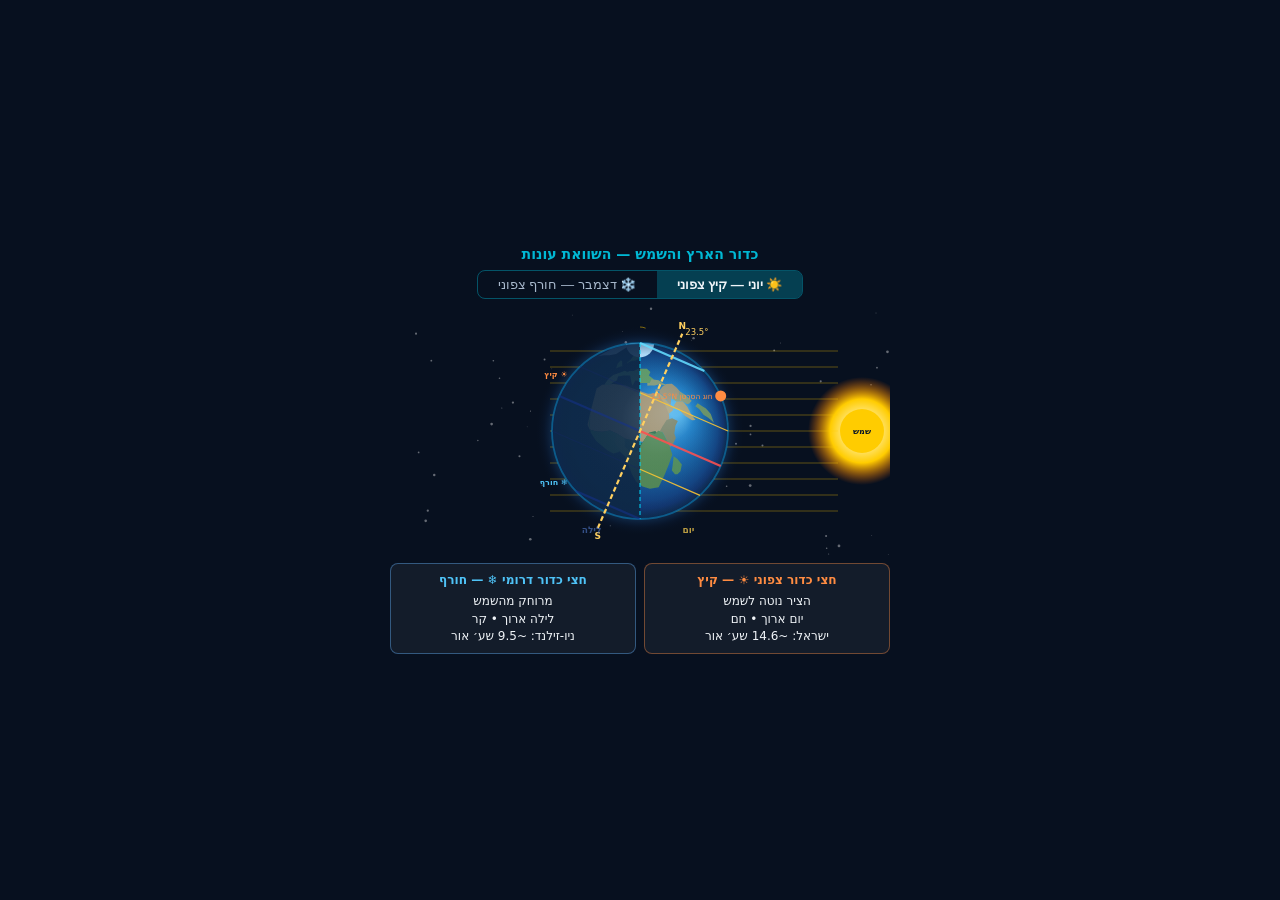
<file: assets/simulations/simulation-10.html>
<!DOCTYPE html>
<html lang="he" dir="rtl">
<head>
<meta charset="UTF-8">
<meta name="viewport" content="width=device-width, initial-scale=1.0">
<title>כדור הארץ והשמש — קיץ וחורף</title>
<style>
* { margin:0; padding:0; box-sizing:border-box; }
body {
  background:#07101f; color:#f0f4f8;
  font-family:system-ui,sans-serif;
  height:100vh; display:flex; flex-direction:column;
  align-items:center; justify-content:center;
  gap:8px; overflow:hidden; padding:8px;
}
h2 { font-size:.88rem; color:#00b8d4; text-align:center; }
.toggle-row { display:flex; border:1px solid rgba(0,184,212,.4); border-radius:8px; overflow:hidden; }
.tbtn { padding:6px 20px; font-size:.82rem; background:transparent; color:#a8b8cc; border:none; cursor:pointer; transition:background .2s,color .2s; }
.tbtn.active { background:rgba(0,184,212,.28); color:#f0f4f8; font-weight:700; }
canvas { display:block; max-width:100%; height:auto; }
.fact-row { display:grid; grid-template-columns:1fr 1fr; gap:8px; max-width:500px; width:100%; font-size:.75rem; }
.fc { background:rgba(255,255,255,.05); border:1px solid rgba(255,255,255,.1); border-radius:8px; padding:8px 12px; text-align:center; line-height:1.45; }
.fc strong { display:block; margin-bottom:4px; font-size:.76rem; }
.fc.north { border-color:rgba(255,140,66,.4); }
.fc.north strong { color:#ff8c42; }
.fc.south { border-color:rgba(100,180,255,.4); }
.fc.south strong { color:#4fc3f7; }
</style>
</head>
<body>
<h2>כדור הארץ והשמש — השוואת עונות</h2>
<div class="toggle-row">
  <button class="tbtn active" id="btn-june" onclick="setSeason('june')">☀️ יוני — קיץ צפוני</button>
  <button class="tbtn" id="btn-dec" onclick="setSeason('dec')">❄️ דצמבר — חורף צפוני</button>
</div>
<canvas id="cv" width="500" height="248"></canvas>
<div class="fact-row">
  <div class="fc north">
    <strong id="fn-title">חצי כדור צפוני ☀️ — קיץ</strong>
    <span id="fn-text">הציר נוטה לשמש<br>יום ארוך • חם<br>ישראל: ~14.6 שע׳ אור</span>
  </div>
  <div class="fc south">
    <strong id="fs-title">חצי כדור דרומי ❄️ — חורף</strong>
    <span id="fs-text">מרוחק מהשמש<br>לילה ארוך • קר<br>ניו-זילנד: ~9.5 שע׳ אור</span>
  </div>
</div>

<script>
const canvas = document.getElementById('cv');
const ctx = canvas.getContext('2d');
const W = 500, H = 248;
const R = 88, ECX = 250, ECY = H / 2;

// Earth's axis — always upper-right at 23.5°
const TILT = 23.5 * Math.PI / 180;
const sinT = Math.sin(TILT), cosT = Math.cos(TILT);

// Orthographic projection — Africa-centered view (20°E, 5°N)
const VL = 20 * Math.PI / 180, VB = 5 * Math.PI / 180;
const sVB = Math.sin(VB), cVB = Math.cos(VB);

function proj(lonDeg, latDeg) {
  const lo = lonDeg * Math.PI / 180, la = latDeg * Math.PI / 180;
  const c = sVB * Math.sin(la) + cVB * Math.cos(la) * Math.cos(lo - VL);
  if (c < 0) return null;
  return [
    ECX + R * Math.cos(la) * Math.sin(lo - VL),
    ECY - R * (cVB * Math.sin(la) - sVB * Math.cos(la) * Math.cos(lo - VL))
  ];
}

function fillR(pts, color) {
  ctx.beginPath();
  let first = true;
  for (const [lo, la] of pts) {
    const p = proj(lo, la);
    if (!p) continue;
    first ? ctx.moveTo(p[0], p[1]) : ctx.lineTo(p[0], p[1]);
    first = false;
  }
  ctx.closePath();
  ctx.fillStyle = color;
  ctx.fill();
}

// Continent regions — Africa-centered orthographic view
const REGIONS = [
  // North Africa / Sahara (sandy)
  { c:'#be8f4a', pts:[[-16,33],[-12,36],[-2,37],[8,36],[17,33],[26,30],[33,30],[38,28],[40,22],[40,13],[38,8],[32,3],[30,0],[24,-2],[16,-2],[10,0],[5,3],[0,5],[-5,4],[-10,4],[-15,5],[-17,8],[-16,16],[-16,33]] },
  // West Africa (green savanna)
  { c:'#4a8028', pts:[[-16,16],[-15,5],[-10,4],[-5,4],[0,5],[5,3],[10,0],[10,-5],[6,-9],[2,-10],[-2,-8],[-6,-5],[-10,-2],[-14,3],[-16,8],[-16,16]] },
  // Equatorial / Congo (dark rainforest)
  { c:'#245e18', pts:[[10,0],[16,-1],[22,-3],[28,-1],[32,3],[30,5],[26,4],[22,-2],[20,-6],[17,-9],[13,-8],[10,-5],[10,0]] },
  // East Africa / Horn (semi-arid)
  { c:'#8a7838', pts:[[32,3],[35,8],[38,12],[42,13],[46,11],[44,8],[43,3],[44,0],[42,-4],[40,-6],[38,-2],[35,4],[32,5],[30,3],[32,3]] },
  // Southern Africa (mixed)
  { c:'#588028', pts:[[10,-5],[13,-8],[17,-9],[20,-6],[22,-2],[26,4],[30,3],[32,5],[35,4],[38,-2],[40,-6],[42,-11],[40,-18],[38,-25],[35,-35],[28,-36],[22,-34],[17,-30],[14,-24],[12,-17],[10,-12],[7,-9],[5,-6],[3,-2],[5,3],[10,0],[10,-5]] },
  // Arabian Peninsula (desert)
  { c:'#c8a050', pts:[[35,30],[37,28],[40,24],[43,21],[48,18],[52,14],[57,11],[60,11],[57,15],[55,20],[52,24],[47,24],[45,22],[43,18],[40,16],[38,22],[35,28],[35,30]] },
  // Levant / Fertile Crescent
  { c:'#b09055', pts:[[32,30],[36,33],[38,35],[42,37],[47,37],[50,34],[52,31],[50,28],[47,27],[44,28],[42,22],[40,24],[38,28],[35,30],[35,33],[32,33],[32,30]] },
  // Sinai
  { c:'#c0a050', pts:[[30,29],[32,31],[35,30],[34,26],[31,25],[30,29]] },
  // Europe (mixed greens)
  { c:'#689840', pts:[[-10,36],[-8,38],[-5,42],[-3,44],[0,46],[5,48],[8,47],[10,48],[14,48],[18,50],[22,50],[27,50],[30,47],[28,44],[32,41],[28,38],[24,38],[22,38],[20,38],[18,40],[16,40],[14,36],[13,38],[11,44],[8,44],[5,44],[0,43],[-3,43],[-7,40],[-8,38],[-10,36]] },
  // Iberian Peninsula (drier)
  { c:'#8a9c48', pts:[[-10,36],[-9,39],[-8,41],[-5,44],[0,46],[0,43],[0,40],[-3,38],[-5,36],[-8,36],[-10,36]] },
  // Turkey / Anatolia
  { c:'#989a56', pts:[[26,38],[28,38],[30,41],[36,40],[40,37],[42,37],[40,36],[36,37],[32,36],[28,36],[26,36],[26,38]] },
  // Iran (partially visible)
  { c:'#9a9858', pts:[[44,28],[47,27],[50,28],[52,31],[56,28],[60,24],[57,22],[55,22],[52,24],[47,24],[44,26],[44,28]] },
  // Scandinavia
  { c:'#5a8833', pts:[[5,55],[8,57],[10,58],[14,58],[18,60],[22,63],[20,67],[16,68],[12,65],[10,63],[8,59],[5,56],[5,55]] },
  // British Isles
  { c:'#5e8838', pts:[[-5,50],[0,52],[1,52],[-2,57],[-4,58],[-6,55],[-5,50]] },
  // Madagascar
  { c:'#588830', pts:[[43,-12],[46,-14],[50,-18],[50,-23],[48,-25],[46,-25],[43,-22],[43,-17],[43,-12]] },
  // Greenland (icy)
  { c:'#c8e0f0', pts:[[-52,60],[-42,62],[-30,63],[-20,65],[-18,72],[-24,80],[-40,83],[-52,78],[-56,70],[-52,60]] },
  // India (western edge, partially visible)
  { c:'#789040', pts:[[65,22],[68,20],[72,18],[76,14],[78,8],[75,10],[72,12],[68,14],[65,18],[62,20],[65,22]] },
];

const SEASONS = {
  june: {
    sunRight: true, zenithLat: 23.5, zenithLabel: 'חוג הסרטן 23.5°N',
    factN: { title:'חצי כדור צפוני ☀️ — קיץ', text:'הציר נוטה לשמש<br>יום ארוך • חם<br>ישראל: ~14.6 שע׳ אור' },
    factS: { title:'חצי כדור דרומי ❄️ — חורף', text:'מרוחק מהשמש<br>לילה ארוך • קר<br>ניו-זילנד: ~9.5 שע׳ אור' },
  },
  dec: {
    sunRight: false, zenithLat: -23.5, zenithLabel: 'חוג הגדי 23.5°S',
    factN: { title:'חצי כדור צפוני ❄️ — חורף', text:'הציר מרוחק מהשמש<br>לילה ארוך • קר<br>ישראל: ~10.1 שע׳ אור' },
    factS: { title:'חצי כדור דרומי ☀️ — קיץ', text:'הציר נוטה לשמש<br>יום ארוך • חם<br>ניו-זילנד: ~14.5 שע׳ אור' },
  },
};

function render(key) {
  ctx.clearRect(0, 0, W, H);
  ctx.fillStyle = '#07101f';
  ctx.fillRect(0, 0, W, H);

  const s = SEASONS[key];
  const sr = s.sunRight;
  const SX = sr ? W - 28 : 28;

  // Stars
  if (!render._st) render._st = Array.from({length:55},()=>[Math.random()*W,Math.random()*H,Math.random()*1.1+0.3]);
  ctx.fillStyle = 'rgba(255,255,255,.38)';
  render._st.forEach(([x,y,r2])=>{ ctx.beginPath(); ctx.arc(x,y,r2,0,Math.PI*2); ctx.fill(); });

  // Sun
  const sg = ctx.createRadialGradient(SX,ECY,5,SX,ECY,54);
  sg.addColorStop(0,'#fffde8'); sg.addColorStop(.55,'#ffcc00'); sg.addColorStop(1,'rgba(255,100,0,0)');
  ctx.fillStyle = sg; ctx.beginPath(); ctx.arc(SX,ECY,54,0,Math.PI*2); ctx.fill();
  ctx.fillStyle = '#ffcc00'; ctx.beginPath(); ctx.arc(SX,ECY,22,0,Math.PI*2); ctx.fill();
  ctx.font = 'bold 8px system-ui'; ctx.fillStyle = '#0a1628'; ctx.textAlign = 'center';
  ctx.fillText('שמש',SX,ECY+3);

  // Sun rays
  ctx.strokeStyle = 'rgba(255,200,0,.35)'; ctx.lineWidth = 1;
  const r0 = sr ? SX-24 : SX+24, r1 = sr ? ECX-R-2 : ECX+R+2;
  for (let yo=-80; yo<=80; yo+=16) { ctx.beginPath(); ctx.moveTo(r0,ECY+yo); ctx.lineTo(r1,ECY+yo); ctx.stroke(); }

  // ── Earth (clipped to globe) ──
  ctx.save();
  ctx.beginPath(); ctx.arc(ECX,ECY,R,0,Math.PI*2); ctx.clip();

  // Night base
  ctx.fillStyle = '#030b18'; ctx.fillRect(ECX-R-2,ECY-R-2,2*R+4,2*R+4);

  // Ocean day-side gradient
  const og = ctx.createRadialGradient(sr?ECX+R*.4:ECX-R*.4,ECY-R*.25,R*.08,ECX,ECY,R);
  og.addColorStop(0,'#52b8e5'); og.addColorStop(.25,'#1878b8'); og.addColorStop(.65,'#0c4278'); og.addColorStop(.9,'#071c50'); og.addColorStop(1,'#020c18');
  ctx.beginPath();
  if (sr) ctx.arc(ECX,ECY,R,-Math.PI/2,Math.PI/2); else ctx.arc(ECX,ECY,R,Math.PI/2,3*Math.PI/2);
  ctx.lineTo(ECX,ECY); ctx.closePath(); ctx.fillStyle=og; ctx.fill();

  // Continents
  REGIONS.forEach(reg => fillR(reg.pts, reg.c));

  // Polar ice caps
  const nPole = proj(0,90), sPole = proj(0,-90);
  if (nPole) { ctx.beginPath(); ctx.arc(nPole[0],nPole[1],R*.16,0,Math.PI*2); ctx.fillStyle='#cce8f5'; ctx.fill(); }
  if (sPole) { ctx.beginPath(); ctx.arc(sPole[0],sPole[1],R*.2,0,Math.PI*2); ctx.fillStyle='#d8eef5'; ctx.fill(); }

  // Night overlay (darkens night hemisphere, allows faint continent silhouettes)
  ctx.beginPath();
  if (sr) ctx.arc(ECX,ECY,R,Math.PI/2,3*Math.PI/2); else ctx.arc(ECX,ECY,R,-Math.PI/2,Math.PI/2);
  ctx.lineTo(ECX,ECY); ctx.closePath(); ctx.fillStyle='rgba(2,8,22,.89)'; ctx.fill();

  // 3D sphere shading / specular highlight
  const sh = ctx.createRadialGradient(sr?ECX+R*.32:ECX-R*.32,ECY-R*.22,R*.05,ECX,ECY,R);
  sh.addColorStop(0,'rgba(255,255,255,.18)'); sh.addColorStop(.38,'rgba(255,255,255,.03)');
  sh.addColorStop(.82,'rgba(0,0,0,0)'); sh.addColorStop(1,'rgba(0,0,30,.34)');
  ctx.fillStyle=sh; ctx.beginPath(); ctx.arc(ECX,ECY,R,0,Math.PI*2); ctx.fill();

  ctx.restore();

  // Earth outline
  ctx.strokeStyle='rgba(0,160,220,.45)'; ctx.lineWidth=1.8;
  ctx.beginPath(); ctx.arc(ECX,ECY,R,0,Math.PI*2); ctx.stroke();

  // Atmosphere
  const atm=ctx.createRadialGradient(ECX,ECY,R-2,ECX,ECY,R+18);
  atm.addColorStop(0,'rgba(60,160,255,.22)'); atm.addColorStop(.5,'rgba(30,100,200,.06)'); atm.addColorStop(1,'transparent');
  ctx.fillStyle=atm; ctx.beginPath(); ctx.arc(ECX,ECY,R+18,0,Math.PI*2); ctx.fill();

  // Terminator
  ctx.strokeStyle='rgba(0,220,255,.65)'; ctx.lineWidth=1.5; ctx.setLineDash([4,3]);
  ctx.beginPath(); ctx.moveTo(ECX,ECY-R); ctx.lineTo(ECX,ECY+R); ctx.stroke();
  ctx.setLineDash([]);

  // ── Latitude segments ──
  // Fixed axis: tau = -tan(phi)*tan(TILT); day = right (sr) or left
  [90,66.5,23.5,0,-23.5,-66.5,-90].forEach(ld => {
    const phi=ld*Math.PI/180, sp=Math.sin(phi), cp=Math.cos(phi);
    const cxs=ECX+R*sp*sinT, cys=ECY-R*sp*cosT;
    const hx=R*cp*cosT,      hy=R*cp*sinT;
    const tau_raw=Math.abs(ld)>=89.9?(ld>0?-1:1):-Math.tan(phi)*Math.tan(TILT);
    const tau=Math.max(-1,Math.min(1,tau_raw));
    const xs=cxs+hx*tau, ys=cys+hy*tau;
    const x1=cxs-hx,y1=cys-hy, x2=cxs+hx,y2=cys+hy;
    const col=Math.abs(ld)===0?'rgba(255,80,80,.88)':(Math.abs(ld)===23.5?'rgba(255,200,50,.88)':'rgba(100,220,255,.88)');
    const hl=(ld===0||Math.abs(ld)===66.5||Math.abs(ld)===90); const lw=hl?2.2:1.3;
    const nc=hl?'rgba(20,50,140,.55)':'rgba(20,40,100,.35)';
    if (sr) {
      if (tau<1)  { ctx.beginPath(); ctx.moveTo(xs,ys); ctx.lineTo(x2,y2); ctx.strokeStyle=col; ctx.lineWidth=lw; ctx.stroke(); }
      if (tau>-1) { ctx.beginPath(); ctx.moveTo(x1,y1); ctx.lineTo(xs,ys); ctx.strokeStyle=nc;  ctx.lineWidth=lw; ctx.stroke(); }
    } else {
      if (tau>-1) { ctx.beginPath(); ctx.moveTo(x1,y1); ctx.lineTo(xs,ys); ctx.strokeStyle=col; ctx.lineWidth=lw; ctx.stroke(); }
      if (tau<1)  { ctx.beginPath(); ctx.moveTo(xs,ys); ctx.lineTo(x2,y2); ctx.strokeStyle=nc;  ctx.lineWidth=lw; ctx.stroke(); }
    }
  });

  // ── Axis — always upper-right at 23.5° ──
  const aL=R+18, axNX=ECX+aL*sinT, axNY=ECY-aL*cosT, axSX=ECX-aL*sinT, axSY=ECY+aL*cosT;
  ctx.strokeStyle='#ffd060'; ctx.lineWidth=2.2; ctx.setLineDash([5,3]);
  ctx.beginPath(); ctx.moveTo(axSX,axSY); ctx.lineTo(axNX,axNY); ctx.stroke();
  ctx.setLineDash([]);
  ctx.font='bold 9px system-ui'; ctx.fillStyle='#ffd060'; ctx.textAlign='center';
  ctx.fillText('N',axNX,axNY-5); ctx.fillText('S',axSX,axSY+11);
  // Tilt angle arc + label
  ctx.strokeStyle='rgba(255,200,0,.5)'; ctx.lineWidth=1;
  ctx.beginPath(); ctx.arc(ECX,ECY-R-2,14,-Math.PI/2,-Math.PI/2+TILT,false); ctx.stroke();
  ctx.font='8.5px system-ui'; ctx.fillStyle='#ffd060'; ctx.textAlign='left';
  ctx.fillText('23.5°',axNX+3,axNY+1);

  // ── Zenith (sub-solar point) ──
  const zL=s.zenithLat*Math.PI/180;
  const zenX=ECX+(sr?1:-1)*R*Math.cos(zL), zenY=ECY-R*Math.sin(zL);
  ctx.beginPath(); ctx.arc(zenX,zenY,5.5,0,Math.PI*2); ctx.fillStyle='#ff8c42'; ctx.fill();
  ctx.font='7.5px system-ui'; ctx.fillStyle='#ff8c42'; ctx.textAlign=sr?'right':'left';
  ctx.fillText(s.zenithLabel, zenX+(sr?-8:8), zenY+3);

  // Day / Night labels
  ctx.font='bold 9px system-ui'; ctx.textAlign='center';
  ctx.fillStyle='rgba(255,210,80,.72)'; ctx.fillText('יום',sr?ECX+R*.55:ECX-R*.55,ECY+R+14);
  ctx.fillStyle='rgba(80,120,200,.62)'; ctx.fillText('לילה',sr?ECX-R*.55:ECX+R*.55,ECY+R+14);

  // Hemisphere labels (in night zone for contrast)
  const phH=38*Math.PI/180, hx2=ECX+(sr?-1:1)*R*Math.cos(phH);
  ctx.font='bold 8px system-ui'; ctx.textAlign=sr?'right':'left';
  ctx.fillStyle=sr?'#ff8c42':'#4fc3f7';
  ctx.fillText(sr?'☀ קיץ':'❄ חורף',hx2+(sr?-3:3),ECY-R*Math.sin(phH));
  ctx.fillStyle=sr?'#4fc3f7':'#ff8c42';
  ctx.fillText(sr?'❄ חורף':'☀ קיץ',hx2+(sr?-3:3),ECY+R*Math.sin(phH));

  // Update info cards
  document.getElementById('fn-title').textContent=s.factN.title;
  document.getElementById('fn-text').innerHTML=s.factN.text;
  document.getElementById('fs-title').textContent=s.factS.title;
  document.getElementById('fs-text').innerHTML=s.factS.text;
}

function setSeason(k) {
  document.getElementById('btn-june').classList.toggle('active',k==='june');
  document.getElementById('btn-dec').classList.toggle('active',k==='dec');
  render(k);
}
render('june');
</script>
</body>
</html>
</file>
<file: assets/css/style.css>
/* ============================================================
   מערכת האקלים של כדור הארץ — CSS Design System
   RTL Hebrew, WCAG AA, Responsive 768px+
   ============================================================ */

/* ── Font Faces ─────────────────────────────────────────── */
@font-face {
  font-family: 'Assistant';
  font-style: normal;
  font-weight: 300 700;
  font-display: swap;
  src: url('../fonts/assistant-hebrew.woff2') format('woff2');
  unicode-range: U+0307-0308, U+0590-05FF, U+200C-2010, U+20AA, U+25CC, U+FB1D-FB4F;
}
@font-face {
  font-family: 'Assistant';
  font-style: normal;
  font-weight: 300 700;
  font-display: swap;
  src: url('../fonts/assistant-latin-ext.woff2') format('woff2');
  unicode-range: U+0100-02BA, U+02BD-02C5, U+02C7-02CC, U+02CE-02D7, U+02DD-02FF, U+0304, U+0308, U+0329, U+1D00-1DBF, U+1E00-1E9F, U+1EF2-1EFF, U+2020, U+20A0-20AB, U+20AD-20C0, U+2113, U+2C60-2C7F, U+A720-A7FF;
}
@font-face {
  font-family: 'Assistant';
  font-style: normal;
  font-weight: 300 700;
  font-display: swap;
  src: url('../fonts/assistant-latin.woff2') format('woff2');
  unicode-range: U+0000-00FF, U+0131, U+0152-0153, U+02BB-02BC, U+02C6, U+02DA, U+02DC, U+0304, U+0308, U+0329, U+2000-206F, U+20AC, U+2122, U+2191, U+2193, U+2212, U+2215, U+FEFF, U+FFFD;
}
/* Keep Heebo as fallback */
@font-face {
  font-family: 'Heebo';
  font-style: normal;
  font-weight: 300 700;
  font-display: swap;
  src: url('../fonts/heebo-hebrew.woff2') format('woff2');
  unicode-range: U+0307-0308, U+0590-05FF, U+200C-2010, U+20AA, U+25CC, U+FB1D-FB4F;
}
@font-face {
  font-family: 'Heebo';
  font-style: normal;
  font-weight: 300 700;
  font-display: swap;
  src: url('../fonts/heebo-latin.woff2') format('woff2');
  unicode-range: U+0000-00FF, U+0131, U+0152-0153, U+02BB-02BC, U+02C6, U+02DA, U+02DC, U+0304, U+0308, U+0329, U+2000-206F, U+20AC, U+2122, U+2191, U+2193, U+2212, U+2215, U+FEFF, U+FFFD;
}
@font-face {
  font-family: 'Frank Ruhl Libre';
  font-style: normal;
  font-weight: 400 700;
  font-display: swap;
  src: url('../fonts/frankruhl-hebrew.woff2') format('woff2');
  unicode-range: U+0307-0308, U+0590-05FF, U+200C-2010, U+20AA, U+25CC, U+FB1D-FB4F;
}
@font-face {
  font-family: 'Frank Ruhl Libre';
  font-style: normal;
  font-weight: 400 700;
  font-display: swap;
  src: url('../fonts/frankruhl-latin-ext.woff2') format('woff2');
  unicode-range: U+0100-02BA, U+02BD-02C5, U+02C7-02CC, U+02CE-02D7, U+02DD-02FF, U+0304, U+0308, U+0329, U+1D00-1DBF, U+1E00-1E9F, U+1EF2-1EFF, U+2020, U+20A0-20AB, U+20AD-20C0, U+2113, U+2C60-2C7F, U+A720-A7FF;
}
@font-face {
  font-family: 'Frank Ruhl Libre';
  font-style: normal;
  font-weight: 400 700;
  font-display: swap;
  src: url('../fonts/frankruhl-latin.woff2') format('woff2');
  unicode-range: U+0000-00FF, U+0131, U+0152-0153, U+02BB-02BC, U+02C6, U+02DA, U+02DC, U+0304, U+0308, U+0329, U+2000-206F, U+20AC, U+2122, U+2191, U+2193, U+2212, U+2215, U+FEFF, U+FFFD;
}

/* ── Design Tokens ──────────────────────────────────────── */
:root {
  --deep-blue:    #0a1628;
  --ocean:        #1e4d8c;
  --ocean-light:  #2a6bbf;
  --turquoise:    #00b8d4;
  --turquoise-dim:#0097ad;
  --accent:       #ff8c42;
  --accent-dark:  #e0732e;
  --text:         #f0f4f8;
  --text-dim:     #a8bdd4;
  --text-dark:    #1a2a3a;
  --surface:      rgba(255,255,255,0.06);
  --surface-hover:rgba(255,255,255,0.11);
  --border:       rgba(255,255,255,0.12);
  --success:      #22c55e;
  --error:        #ef4444;
  --warning:      #f59e0b;
  --radius-sm:    8px;
  --radius:       14px;
  --radius-lg:    20px;
  --shadow:       0 4px 24px rgba(0,0,0,0.35);
  --shadow-sm:    0 2px 8px rgba(0,0,0,0.25);
  --transition:   0.25s cubic-bezier(0.4,0,0.2,1);
  --header-h:     64px;
  --font-body:    'Assistant', 'Heebo', system-ui, Arial, sans-serif;
  --font-heading: 'Assistant', 'Frank Ruhl Libre', system-ui, sans-serif;
}

/* ── Reset & Base ───────────────────────────────────────── */
*, *::before, *::after { box-sizing: border-box; margin: 0; padding: 0; }

html {
  direction: rtl;
  font-size: 17px;
  scroll-behavior: smooth;
  -webkit-text-size-adjust: 100%;
}

body {
  font-family: var(--font-body);
  font-weight: 400;
  background: var(--deep-blue);
  color: var(--text);
  line-height: 1.65;
  min-height: 100vh;
  overflow-x: hidden;
}

img, svg { max-width: 100%; height: auto; display: block; }
a { color: var(--turquoise); text-decoration: none; }
a:hover { text-decoration: underline; }
button { font-family: inherit; cursor: pointer; }
h1, h2, h3, h4, h5, h6 { font-family: var(--font-heading); font-weight: 700; line-height: 1.25; }

/* ── Fixed Header ───────────────────────────────────────── */
.site-header {
  position: fixed;
  top: 0; right: 0; left: 0;
  height: var(--header-h);
  background: rgba(10,22,40,0.92);
  backdrop-filter: blur(12px);
  border-bottom: 1px solid var(--border);
  display: flex;
  align-items: center;
  justify-content: space-between;
  padding: 0 24px;
  z-index: 1000;
  gap: 16px;
}

.site-header .logo {
  font-family: var(--font-heading);
  font-size: 1.1rem;
  font-weight: 700;
  color: var(--text);
  white-space: nowrap;
}
.site-header .logo span { color: var(--turquoise); }

.header-chapter-name {
  font-size: 0.9rem;
  color: var(--text-dim);
  flex: 1;
  text-align: center;
  overflow: hidden;
  text-overflow: ellipsis;
  white-space: nowrap;
}

.header-actions { display: flex; align-items: center; gap: 12px; }

/* Hamburger */
.hamburger {
  background: none;
  border: 1px solid var(--border);
  border-radius: var(--radius-sm);
  padding: 8px;
  color: var(--text);
  display: flex;
  flex-direction: column;
  gap: 4px;
  transition: background var(--transition);
}
.hamburger:hover { background: var(--surface-hover); }
.hamburger span {
  display: block;
  width: 20px;
  height: 2px;
  background: currentColor;
  border-radius: 2px;
  transition: transform var(--transition), opacity var(--transition);
}
.hamburger.open span:nth-child(1) { transform: translateY(6px) rotate(45deg); }
.hamburger.open span:nth-child(2) { opacity: 0; }
.hamburger.open span:nth-child(3) { transform: translateY(-6px) rotate(-45deg); }

/* ── Global Progress Bar ────────────────────────────────── */
.global-progress-bar {
  position: fixed;
  top: var(--header-h);
  right: 0; left: 0;
  height: 3px;
  background: rgba(255,255,255,0.08);
  z-index: 999;
}
.global-progress-fill {
  height: 100%;
  background: linear-gradient(90deg, var(--turquoise), var(--accent));
  transition: width 0.6s ease;
}

/* ── Side Nav Drawer ────────────────────────────────────── */
.side-nav {
  position: fixed;
  top: var(--header-h);
  right: 0;
  bottom: 0;
  width: 280px;
  background: rgba(14,28,52,0.97);
  backdrop-filter: blur(16px);
  border-right: 1px solid var(--border);  /* RTL: border-right is visually left */
  border-left: 1px solid var(--border);
  padding: 24px 0;
  z-index: 998;
  transform: translateX(100%);
  transition: transform 0.35s cubic-bezier(0.4,0,0.2,1);
  overflow-y: auto;
}
.side-nav.open { transform: translateX(0); }

.side-nav-overlay {
  position: fixed;
  inset: 0;
  background: rgba(0,0,0,0.5);
  z-index: 997;
  opacity: 0;
  pointer-events: none;
  transition: opacity 0.35s ease;
}
.side-nav-overlay.open { opacity: 1; pointer-events: auto; }

.side-nav ul { list-style: none; padding: 0 12px; }
.side-nav li + li { margin-top: 4px; }
.side-nav a {
  display: flex;
  align-items: center;
  gap: 12px;
  padding: 13px 16px;
  border-radius: var(--radius-sm);
  color: var(--text-dim);
  font-size: 1.02rem;
  transition: background var(--transition), color var(--transition);
}
.side-nav a:hover, .side-nav a.active {
  background: var(--surface-hover);
  color: var(--text);
  text-decoration: none;
}
.side-nav a.active { color: var(--turquoise); }
.side-nav .nav-icon { font-size: 1.2em; }
.side-nav .nav-progress-dot {
  margin-right: auto;
  width: 8px; height: 8px;
  border-radius: 50%;
  background: var(--border);
}
.side-nav .nav-progress-dot.done { background: var(--success); }
.side-nav .nav-progress-dot.current { background: var(--turquoise); }

.side-nav-section-title {
  font-size: 0.72rem;
  font-weight: 700;
  letter-spacing: 0.1em;
  text-transform: uppercase;
  color: var(--text-dim);
  padding: 16px 28px 8px;
}

/* ── Page Layout ────────────────────────────────────────── */
.page-wrapper {
  padding-top: calc(var(--header-h) + 3px);
  min-height: 100vh;
}

.container {
  max-width: 960px;
  margin: 0 auto;
  padding: 0 24px;
}

.container-wide {
  max-width: 1200px;
  margin: 0 auto;
  padding: 0 24px;
}

/* ── Section Spacing ────────────────────────────────────── */
.section { padding: 48px 0; }
.section + .section { border-top: 1px solid var(--border); }
.section-sm { padding: 32px 0; }

/* ── Typography Scale ───────────────────────────────────── */
.display-1 { font-size: clamp(2.4rem, 5vw, 4rem); }
.display-2 { font-size: clamp(2rem, 4vw, 3.2rem); }
.heading-1 { font-size: clamp(1.7rem, 3.5vw, 2.5rem); }
.heading-2 { font-size: clamp(1.4rem, 2.8vw, 2rem); }
.heading-3 { font-size: 1.3rem; }
.body-lg   { font-size: 1.2rem; }
.body-sm   { font-size: 0.95rem; }
.label     { font-size: 0.85rem; font-weight: 600; letter-spacing: 0.05em; }

/* ── Cards ──────────────────────────────────────────────── */
.card {
  background: var(--surface);
  border: 1px solid var(--border);
  border-radius: var(--radius);
  padding: 24px;
  transition: background var(--transition), transform var(--transition);
}
.card:hover { background: var(--surface-hover); }
.card-elevated {
  background: rgba(30,77,140,0.25);
  border-color: rgba(0,184,212,0.2);
  box-shadow: var(--shadow);
}

/* ── Buttons ────────────────────────────────────────────── */
.btn {
  display: inline-flex;
  align-items: center;
  justify-content: center;
  gap: 8px;
  padding: 12px 24px;
  border-radius: 50px;
  border: none;
  font-family: var(--font-body);
  font-size: 1rem;
  font-weight: 600;
  cursor: pointer;
  transition: all var(--transition);
  text-decoration: none;
}
.btn:hover { text-decoration: none; }

.btn-primary {
  background: linear-gradient(135deg, var(--turquoise), var(--ocean-light));
  color: var(--deep-blue);
  box-shadow: 0 4px 16px rgba(0,184,212,0.35);
}
.btn-primary:hover {
  transform: translateY(-2px);
  box-shadow: 0 6px 24px rgba(0,184,212,0.5);
}
.btn-primary:active { transform: translateY(0); }

.btn-accent {
  background: linear-gradient(135deg, var(--accent), var(--accent-dark));
  color: white;
  box-shadow: 0 4px 16px rgba(255,140,66,0.35);
}
.btn-accent:hover {
  transform: translateY(-2px);
  box-shadow: 0 6px 24px rgba(255,140,66,0.5);
}

.btn-outline {
  background: transparent;
  border: 1.5px solid var(--border);
  color: var(--text);
}
.btn-outline:hover { background: var(--surface-hover); border-color: var(--turquoise); }

.btn-ghost {
  background: transparent;
  color: var(--text-dim);
  padding: 8px 16px;
}
.btn-ghost:hover { color: var(--text); background: var(--surface); }

.btn-sm { padding: 8px 16px; font-size: 0.875rem; }
.btn-lg { padding: 16px 36px; font-size: 1.1rem; }

.btn:disabled {
  opacity: 0.45;
  cursor: not-allowed;
  pointer-events: none;
}

/* ── Badges ─────────────────────────────────────────────── */
.badge {
  display: inline-flex;
  align-items: center;
  gap: 4px;
  padding: 3px 10px;
  border-radius: 50px;
  font-size: 0.78rem;
  font-weight: 600;
  background: var(--surface);
  border: 1px solid var(--border);
  color: var(--text-dim);
}
.badge-turquoise { background: rgba(0,184,212,0.15); border-color: rgba(0,184,212,0.3); color: var(--turquoise); }
.badge-accent    { background: rgba(255,140,66,0.15); border-color: rgba(255,140,66,0.3); color: var(--accent); }
.badge-success   { background: rgba(34,197,94,0.15);  border-color: rgba(34,197,94,0.3);  color: var(--success); }
.badge-error     { background: rgba(239,68,68,0.15);  border-color: rgba(239,68,68,0.3);  color: var(--error); }

/* ── Breadcrumbs ────────────────────────────────────────── */
.breadcrumbs {
  display: flex;
  align-items: center;
  gap: 8px;
  font-size: 0.85rem;
  color: var(--text-dim);
  padding: 16px 0 8px;
  flex-wrap: wrap;
}
.breadcrumbs a { color: var(--turquoise); }
.breadcrumbs a:hover { text-decoration: underline; }
.breadcrumbs .sep { color: var(--border); }
.breadcrumbs .current { color: var(--text); }

/* ── Chapter Progress Indicator ─────────────────────────── */
.chapter-progress {
  display: flex;
  align-items: center;
  gap: 8px;
  margin: 12px 0 32px;
}
.chapter-progress-step {
  flex: 1;
  height: 4px;
  background: var(--border);
  border-radius: 2px;
  transition: background 0.4s ease;
}
.chapter-progress-step.done { background: var(--success); }
.chapter-progress-step.active { background: var(--turquoise); }

/* ── Section Labels (colored pill) ──────────────────────── */
.section-label {
  display: inline-flex;
  align-items: center;
  gap: 8px;
  padding: 7px 18px;
  border-radius: 50px;
  font-size: 0.88rem;
  font-weight: 700;
  letter-spacing: 0.06em;
  margin-bottom: 18px;
}
.label-invite  { background: rgba(0,184,212,0.15); color: var(--turquoise); border: 1px solid rgba(0,184,212,0.25); }
.label-learn   { background: rgba(30,77,140,0.3);  color: #7eb8f5; border: 1px solid rgba(30,77,140,0.5); }
.label-practice{ background: rgba(255,140,66,0.15);color: var(--accent); border: 1px solid rgba(255,140,66,0.25); }
.label-apply   { background: rgba(34,197,94,0.12); color: var(--success); border: 1px solid rgba(34,197,94,0.2); }
.label-quiz    { background: rgba(245,158,11,0.12);color: var(--warning); border: 1px solid rgba(245,158,11,0.2); }

/* ── Info Boxes ─────────────────────────────────────────── */
.info-box {
  background: rgba(0,184,212,0.08);
  border: 1px solid rgba(0,184,212,0.2);
  border-radius: var(--radius);
  padding: 20px 24px;
  margin: 20px 0;
}
.info-box.accent {
  background: rgba(255,140,66,0.08);
  border-color: rgba(255,140,66,0.2);
}
.info-box.success {
  background: rgba(34,197,94,0.08);
  border-color: rgba(34,197,94,0.2);
}
.info-box.warning {
  background: rgba(245,158,11,0.08);
  border-color: rgba(245,158,11,0.2);
}
.info-box-title {
  font-size: 1rem;
  font-weight: 700;
  color: var(--turquoise);
  margin-bottom: 8px;
}
.info-box.accent  .info-box-title { color: var(--accent); }
.info-box.success .info-box-title { color: var(--success); }
.info-box.warning .info-box-title { color: var(--warning); }

/* ── Simulation iFrame Container ─────────────────────────── */
.simulation-wrapper {
  position: relative;
  background: #000;
  border-radius: var(--radius);
  overflow: hidden;
  border: 1px solid var(--border);
  margin: 24px 0;
}
.simulation-wrapper iframe {
  width: 100%;
  height: clamp(440px, 62vh, 600px);
  border: none;
  display: block;
}
.simulation-caption {
  padding: 12px 16px;
  background: rgba(0,0,0,0.4);
  font-size: 0.85rem;
  color: var(--text-dim);
  text-align: center;
}
.simulation-fullscreen-btn {
  position: absolute;
  top: 12px;
  left: 12px;
  background: rgba(0,0,0,0.6);
  border: 1px solid var(--border);
  color: var(--text);
  border-radius: var(--radius-sm);
  padding: 6px 12px;
  font-size: 0.8rem;
  cursor: pointer;
  transition: background var(--transition);
}
.simulation-fullscreen-btn:hover { background: rgba(0,0,0,0.85); }

/* ── Questions ──────────────────────────────────────────── */
.question-block {
  background: var(--surface);
  border: 1px solid var(--border);
  border-radius: var(--radius);
  padding: 28px;
  margin: 20px 0;
  animation: fadeSlideUp 0.4s ease both;
}
.question-number {
  font-size: 0.78rem;
  font-weight: 700;
  color: var(--turquoise);
  letter-spacing: 0.08em;
  margin-bottom: 10px;
}
.question-text {
  font-size: 1.15rem;
  font-weight: 500;
  color: var(--text);
  margin-bottom: 20px;
  line-height: 1.55;
}

/* Multiple Choice Options */
.options-list { list-style: none; display: flex; flex-direction: column; gap: 10px; }
.option-btn {
  display: flex;
  align-items: flex-start;
  gap: 12px;
  width: 100%;
  background: rgba(255,255,255,0.04);
  border: 1.5px solid var(--border);
  border-radius: var(--radius-sm);
  padding: 15px 18px;
  color: var(--text);
  font-size: 1.05rem;
  text-align: right;
  cursor: pointer;
  transition: all var(--transition);
  font-family: var(--font-body);
}
.option-btn:hover:not(:disabled) {
  background: rgba(255,255,255,0.09);
  border-color: var(--turquoise);
}
.option-btn.selected {
  border-color: var(--turquoise);
  background: rgba(0,184,212,0.1);
}
.option-btn.correct {
  border-color: var(--success);
  background: rgba(34,197,94,0.12);
  color: var(--text);
}
.option-btn.incorrect {
  border-color: var(--error);
  background: rgba(239,68,68,0.1);
}
.option-btn:disabled { cursor: default; }
.option-letter {
  min-width: 26px;
  height: 26px;
  border-radius: 50%;
  background: var(--border);
  display: flex;
  align-items: center;
  justify-content: center;
  font-size: 0.78rem;
  font-weight: 700;
  color: var(--text-dim);
  flex-shrink: 0;
  transition: background var(--transition), color var(--transition);
}
.option-btn.correct  .option-letter { background: var(--success); color: white; }
.option-btn.incorrect .option-letter { background: var(--error); color: white; }
.option-btn.selected  .option-letter { background: var(--turquoise); color: var(--deep-blue); }

/* Feedback box */
.question-feedback {
  margin-top: 16px;
  padding: 16px 20px;
  border-radius: var(--radius-sm);
  font-size: 1rem;
  line-height: 1.55;
  animation: fadeIn 0.3s ease;
}
.question-feedback.correct  { background: rgba(34,197,94,0.1);  border-right: 3px solid var(--success); }
.question-feedback.incorrect{ background: rgba(239,68,68,0.08); border-right: 3px solid var(--error); }
.question-feedback-icon { font-size: 1.2em; margin-left: 8px; }

/* Question Actions */
.question-actions { display: flex; gap: 12px; margin-top: 20px; flex-wrap: wrap; }

/* Attempt counter */
.attempt-counter { font-size: 0.8rem; color: var(--text-dim); margin-top: 8px; }

/* ── True/False ──────────────────────────────────────────── */
.tf-options { display: flex; gap: 12px; margin-top: 16px; }
.tf-btn {
  flex: 1;
  padding: 16px;
  border-radius: var(--radius);
  border: 1.5px solid var(--border);
  background: var(--surface);
  color: var(--text);
  font-size: 1rem;
  font-weight: 600;
  cursor: pointer;
  transition: all var(--transition);
  font-family: var(--font-body);
}
.tf-btn:hover:not(:disabled) { border-color: var(--turquoise); background: var(--surface-hover); }
.tf-btn.correct  { border-color: var(--success); background: rgba(34,197,94,0.12); }
.tf-btn.incorrect{ border-color: var(--error);   background: rgba(239,68,68,0.1); }

/* ── Drag & Drop ─────────────────────────────────────────── */
.dnd-container { display: flex; gap: 24px; flex-wrap: wrap; margin-top: 16px; }
.dnd-source-pool {
  flex: 1;
  min-width: 200px;
  display: flex;
  flex-direction: column;
  gap: 8px;
}
.dnd-targets { flex: 1; min-width: 200px; display: flex; flex-direction: column; gap: 8px; }
.dnd-chip {
  padding: 10px 16px;
  background: rgba(0,184,212,0.12);
  border: 1.5px solid rgba(0,184,212,0.3);
  border-radius: var(--radius-sm);
  cursor: grab;
  font-size: 0.9rem;
  color: var(--text);
  transition: all var(--transition);
  user-select: none;
}
.dnd-chip:active { cursor: grabbing; opacity: 0.7; }
.dnd-chip.dragging { opacity: 0.4; }
.dnd-target {
  min-height: 48px;
  padding: 10px 16px;
  border: 1.5px dashed var(--border);
  border-radius: var(--radius-sm);
  display: flex;
  align-items: center;
  gap: 12px;
  transition: border-color var(--transition), background var(--transition);
}
.dnd-target.over { border-color: var(--turquoise); background: rgba(0,184,212,0.08); }
.dnd-target-label { font-size: 0.85rem; color: var(--text-dim); min-width: 80px; }
.dnd-target.correct  { border-style: solid; border-color: var(--success); background: rgba(34,197,94,0.08); }
.dnd-target.incorrect{ border-style: solid; border-color: var(--error);   background: rgba(239,68,68,0.06); }

/* ── Fill in the Blank ──────────────────────────────────── */
.fill-blank-input {
  display: inline-block;
  background: rgba(255,255,255,0.08);
  border: none;
  border-bottom: 2px solid var(--turquoise);
  color: var(--text);
  font-family: var(--font-body);
  font-size: 1rem;
  padding: 2px 8px;
  min-width: 120px;
  text-align: center;
  outline: none;
  transition: border-color var(--transition);
}
.fill-blank-input:focus { border-color: var(--accent); }
.fill-blank-input.correct  { border-color: var(--success); background: rgba(34,197,94,0.1); }
.fill-blank-input.incorrect{ border-color: var(--error);   background: rgba(239,68,68,0.08); }

/* ── Ordering ────────────────────────────────────────────── */
.ordering-list { display: flex; flex-direction: column; gap: 8px; margin-top: 16px; }
.ordering-item {
  display: flex;
  align-items: center;
  gap: 12px;
  padding: 12px 16px;
  background: var(--surface);
  border: 1.5px solid var(--border);
  border-radius: var(--radius-sm);
  cursor: grab;
  transition: all var(--transition);
}
.ordering-item:active { cursor: grabbing; }
.ordering-item.dragging { opacity: 0.5; }
.ordering-item.over { border-color: var(--turquoise); }
.ordering-handle { color: var(--text-dim); font-size: 1.1em; }
.ordering-item.correct  { border-color: var(--success); }
.ordering-item.incorrect{ border-color: var(--error); }

/* ── Quiz / Score ────────────────────────────────────────── */
.score-display {
  text-align: center;
  padding: 48px 24px;
}
.score-circle {
  width: 140px; height: 140px;
  border-radius: 50%;
  border: 5px solid var(--turquoise);
  display: flex;
  flex-direction: column;
  align-items: center;
  justify-content: center;
  margin: 0 auto 24px;
  background: rgba(0,184,212,0.08);
}
.score-number { font-size: 3rem; font-weight: 700; color: var(--turquoise); line-height: 1; }
.score-total  { font-size: 1rem; color: var(--text-dim); }
.score-label  { font-size: 1.1rem; font-weight: 600; color: var(--text); }

/* ── Misconception blocks ───────────────────────────────── */
.misconception-block {
  background: rgba(239,68,68,0.06);
  border: 1px solid rgba(239,68,68,0.2);
  border-radius: var(--radius);
  padding: 24px;
  margin: 16px 0;
}
.misconception-claim {
  color: var(--error);
  font-weight: 600;
  margin-bottom: 10px;
  font-size: 1.05rem;
}
.misconception-reality {
  color: var(--text);
  font-size: 1rem;
  line-height: 1.6;
  padding-top: 10px;
  border-top: 1px solid rgba(239,68,68,0.15);
}

/* ── "Where does this meet me?" ─────────────────────────── */
.meeting-point-section {
  background: linear-gradient(135deg, rgba(30,77,140,0.3), rgba(0,184,212,0.1));
  border: 1px solid rgba(0,184,212,0.2);
  border-radius: var(--radius-lg);
  padding: 40px;
  margin-top: 48px;
  text-align: center;
}
.meeting-point-icon { font-size: 3rem; margin-bottom: 16px; }
.meeting-point-section h2 { margin-bottom: 16px; }
.share-task {
  background: rgba(255,255,255,0.05);
  border: 1px dashed rgba(255,255,255,0.15);
  border-radius: var(--radius);
  padding: 20px;
  margin-top: 20px;
  font-style: italic;
  color: var(--text-dim);
}

/* ── Chapter Navigation Footer ───────────────────────────── */
.chapter-nav-footer {
  display: flex;
  align-items: center;
  justify-content: space-between;
  padding: 32px 0 48px;
  gap: 16px;
  flex-wrap: wrap;
}
.chapter-nav-footer .btn { min-width: 160px; }

/* ── Footer ─────────────────────────────────────────────── */
.site-footer {
  border-top: 1px solid var(--border);
  padding: 24px;
  text-align: center;
  font-size: 0.8rem;
  color: var(--text-dim);
  margin-top: 48px;
}
.site-footer a { color: var(--text-dim); }

/* ── Landing Page ────────────────────────────────────────── */
.landing-hero {
  position: relative;
  min-height: 100vh;
  display: flex;
  flex-direction: column;
  align-items: center;
  justify-content: center;
  text-align: center;
  padding: 0 24px;
  overflow: hidden;
}

.stars-bg {
  position: absolute;
  inset: 0;
  z-index: 0;
}

.earth-svg-wrapper {
  position: relative;
  z-index: 1;
  margin-bottom: 40px;
}

.hero-content {
  position: relative;
  z-index: 1;
  max-width: 700px;
}

.hero-title {
  font-family: var(--font-heading);
  font-size: clamp(2rem, 5vw, 3.5rem);
  color: var(--text);
  margin-bottom: 16px;
  line-height: 1.2;
}
.hero-title span { color: var(--turquoise); }

.hero-subtitle {
  font-size: clamp(1rem, 2vw, 1.2rem);
  color: var(--text-dim);
  margin-bottom: 36px;
  line-height: 1.6;
}

/* Chapter Grid */
.chapters-section {
  padding: 64px 0;
}

.chapters-grid {
  display: grid;
  grid-template-columns: repeat(auto-fill, minmax(280px, 1fr));
  gap: 20px;
  margin-top: 32px;
}

.chapter-card {
  background: var(--surface);
  border: 1px solid var(--border);
  border-radius: var(--radius-lg);
  padding: 28px;
  cursor: pointer;
  transition: all var(--transition);
  text-decoration: none;
  color: var(--text);
  display: block;
}
.chapter-card:hover {
  background: var(--surface-hover);
  border-color: var(--turquoise);
  transform: translateY(-3px);
  box-shadow: var(--shadow);
  text-decoration: none;
  color: var(--text);
}
.chapter-card.completed { border-color: rgba(34,197,94,0.3); }
.chapter-card.completed:hover { border-color: var(--success); }

.chapter-card-icon {
  font-size: 2.5rem;
  margin-bottom: 16px;
}
.chapter-card-number {
  font-size: 0.75rem;
  font-weight: 700;
  letter-spacing: 0.1em;
  color: var(--turquoise);
  margin-bottom: 6px;
}
.chapter-card.completed .chapter-card-number { color: var(--success); }
.chapter-card-title {
  font-family: var(--font-heading);
  font-size: 1.15rem;
  margin-bottom: 8px;
}
.chapter-card-desc {
  font-size: 0.95rem;
  color: var(--text-dim);
  line-height: 1.55;
}
.chapter-card-progress {
  margin-top: 16px;
  height: 4px;
  background: var(--border);
  border-radius: 2px;
  overflow: hidden;
}
.chapter-card-progress-fill {
  height: 100%;
  background: linear-gradient(90deg, var(--turquoise), var(--ocean-light));
  border-radius: 2px;
  transition: width 0.6s ease;
}
.chapter-card.completed .chapter-card-progress-fill { background: var(--success); }
.chapter-card-status {
  display: flex;
  align-items: center;
  gap: 6px;
  margin-top: 10px;
  font-size: 0.78rem;
  color: var(--text-dim);
}
.chapter-card.completed .chapter-card-status { color: var(--success); }

/* ── Animations ─────────────────────────────────────────── */
@keyframes fadeIn {
  from { opacity: 0; }
  to   { opacity: 1; }
}
@keyframes fadeSlideUp {
  from { opacity: 0; transform: translateY(20px); }
  to   { opacity: 1; transform: translateY(0); }
}
@keyframes slideInRight {
  from { opacity: 0; transform: translateX(30px); }
  to   { opacity: 1; transform: translateX(0); }
}
@keyframes pulse {
  0%, 100% { transform: scale(1); }
  50%       { transform: scale(1.05); }
}
@keyframes rotateSlow {
  from { transform: rotate(0deg); }
  to   { transform: rotate(360deg); }
}
@keyframes twinkle {
  0%, 100% { opacity: 0.3; }
  50%       { opacity: 1; }
}
@keyframes shimmer {
  from { background-position: -200% center; }
  to   { background-position: 200% center; }
}

.animate-fadeIn     { animation: fadeIn 0.5s ease both; }
.animate-fadeSlideUp{ animation: fadeSlideUp 0.5s ease both; }
.animate-slideInRight { animation: slideInRight 0.4s ease both; }
.delay-1 { animation-delay: 0.1s; }
.delay-2 { animation-delay: 0.2s; }
.delay-3 { animation-delay: 0.3s; }
.delay-4 { animation-delay: 0.4s; }

/* ── Confetti Canvas ─────────────────────────────────────── */
#confetti-canvas {
  position: fixed;
  top: 0; left: 0;
  width: 100%; height: 100%;
  pointer-events: none;
  z-index: 9999;
}

/* ── Responsive ─────────────────────────────────────────── */

/* Tablets & small laptops */
@media (max-width: 1024px) {
  .container { max-width: 100%; }
  .container-wide { max-width: 100%; }
}

/* Tablets (portrait) and large phones */
@media (max-width: 768px) {
  :root { --header-h: 56px; }
  .site-header { padding: 0 14px; gap: 10px; }
  .site-header .logo { font-size: 1rem; }
  .header-chapter-name { font-size: 0.82rem; }
  .container, .container-wide { padding: 0 16px; }
  .section { padding: 32px 0; }
  .section-sm { padding: 24px 0; }
  .chapter-nav-footer { flex-direction: column; }
  .chapter-nav-footer .btn { width: 100%; }
  .dnd-container { flex-direction: column; }
  .tf-options { flex-direction: column; }
  .simulation-wrapper { margin: 18px 0; }
  .simulation-wrapper iframe { height: clamp(380px, 70vh, 520px); }
  .meeting-point-section { padding: 28px 20px; }
  .chapters-grid { grid-template-columns: 1fr; }
  .chapters-section { padding: 40px 0; }
  .chapter-card { padding: 22px; }
  .side-nav { width: min(86vw, 320px); }
}

/* Phones */
@media (max-width: 560px) {
  html { font-size: 16px; }
  .container, .container-wide { padding: 0 13px; }
  .section { padding: 26px 0; }
  .chapter-card { padding: 18px; }
  .simulation-wrapper iframe { height: clamp(340px, 66vh, 480px); }
  .dnd-target-label { min-width: 0; }
}

/* Small phones */
@media (max-width: 380px) {
  html { font-size: 15px; }
  .site-header { padding: 0 10px; }
  .site-header .logo { font-size: 0.92rem; }
  .header-chapter-name { display: none; }
}

/* Short / landscape viewports — keep simulations from clipping vertically */
@media (max-height: 520px) and (orientation: landscape) {
  .simulation-wrapper iframe { height: 88vh; }
}

/* ── Auto-Zoom for Large Desktop Screens ────────────────── */
/*
   The layout is designed for a ~960px viewport. On wide monitors the
   content looks small, so we scale the whole UI up proportionally.
   Tiers are tuned per screen WIDTH *and* HEIGHT so a standard 1080p
   monitor stays comfortable (not oversized) while 1440p/4K fill nicely.
   Phones/tablets (<1150px) never zoom — they use the fluid rules above.
*/
@media screen and (min-width: 1150px) and (max-width: 1499px) {
  html { zoom: 1.2; }
}
@media screen and (min-width: 1500px) and (max-width: 1919px) {
  html { zoom: 1.4; }
}
/* 4K / ultra-wide: only zoom big when there is also vertical room */
@media screen and (min-width: 1920px) and (max-height: 1200px) {
  html { zoom: 1.55; }
}
@media screen and (min-width: 1920px) and (min-height: 1201px) {
  html { zoom: 2.0; }
}

/* ── Utility ─────────────────────────────────────────────── */
.sr-only {
  position: absolute;
  width: 1px; height: 1px;
  padding: 0; margin: -1px;
  overflow: hidden;
  clip: rect(0,0,0,0);
  white-space: nowrap;
  border: 0;
}
.text-center { text-align: center; }
.text-right  { text-align: right; }
.flex        { display: flex; }
.flex-center { display: flex; align-items: center; justify-content: center; }
.gap-8  { gap: 8px; }
.gap-16 { gap: 16px; }
.gap-24 { gap: 24px; }
.mt-8  { margin-top: 8px; }
.mt-16 { margin-top: 16px; }
.mt-24 { margin-top: 24px; }
.mt-32 { margin-top: 32px; }
.mb-8  { margin-bottom: 8px; }
.mb-16 { margin-bottom: 16px; }
.mb-24 { margin-bottom: 24px; }
.mb-32 { margin-bottom: 32px; }
.hidden { display: none !important; }
</file>
